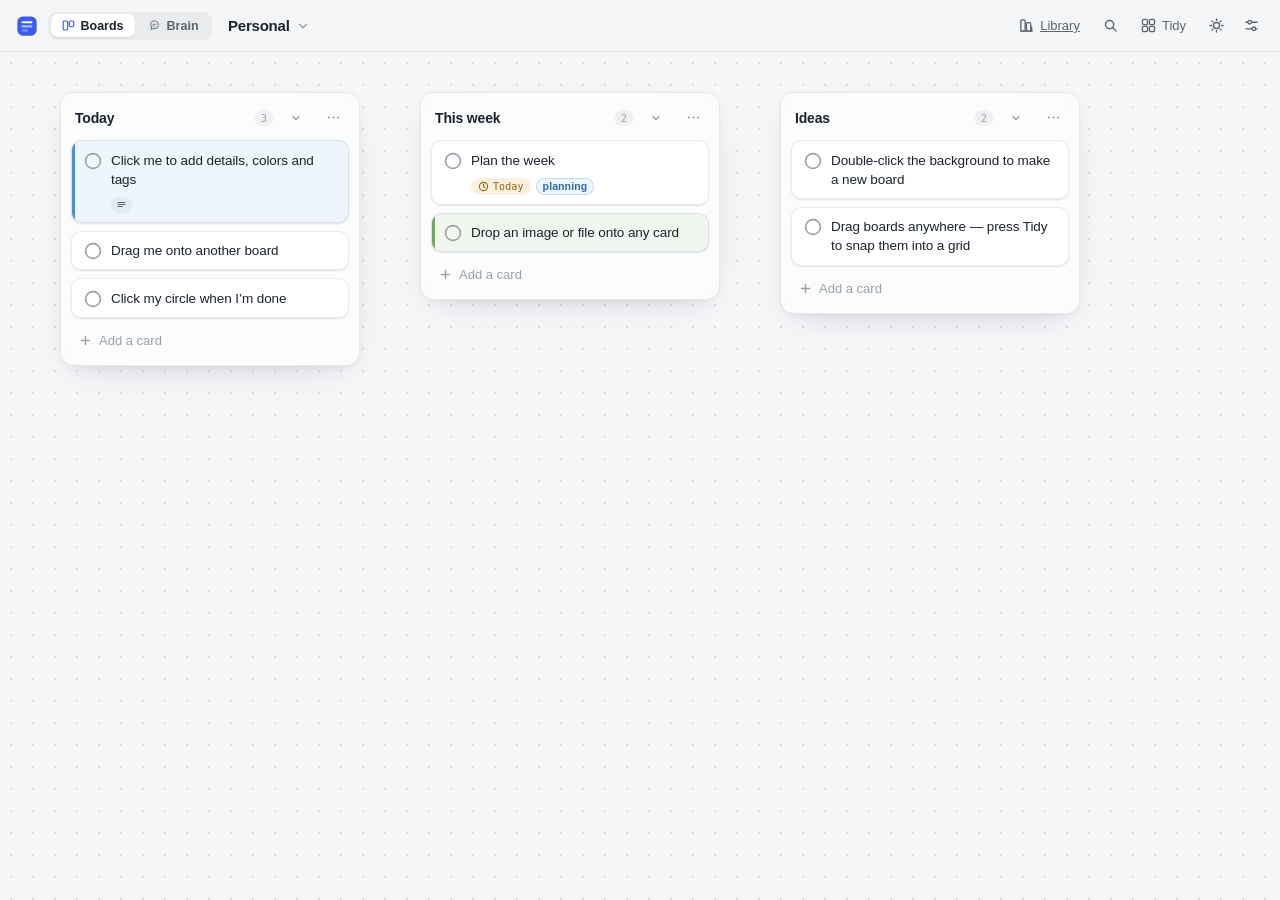
<file: index.html>
<!DOCTYPE html>
<html lang="en">
<head>
<meta charset="UTF-8">
<meta name="viewport" content="width=device-width, initial-scale=1.0, viewport-fit=cover">
<title>Slate</title>
<meta name="theme-color" content="#F5F6F8">
<meta name="apple-mobile-web-app-capable" content="yes">
<meta name="mobile-web-app-capable" content="yes">
<meta name="apple-mobile-web-app-status-bar-style" content="default">
<meta name="apple-mobile-web-app-title" content="Slate">
<link rel="manifest" href="manifest.webmanifest">
<link rel="apple-touch-icon" href="icons/apple-touch-icon.png">
<link rel="icon" href="data:image/svg+xml,%3Csvg xmlns='http://www.w3.org/2000/svg' viewBox='0 0 32 32'%3E%3Crect x='2' y='2' width='28' height='28' rx='8' fill='%233A5BF0'/%3E%3Crect x='8' y='9' width='16' height='3' rx='1.5' fill='white' opacity='.95'/%3E%3Crect x='8' y='15' width='16' height='3' rx='1.5' fill='white' opacity='.6'/%3E%3Crect x='8' y='21' width='10' height='3' rx='1.5' fill='white' opacity='.35'/%3E%3C/svg%3E">
<link rel="stylesheet" href="css/base.css">
<link rel="stylesheet" href="css/components.css">
<link rel="stylesheet" href="css/brain.css">
</head>
<body>
<header id="topbar">
  <div class="tb-left">
    <div class="logo" aria-hidden="true">
      <svg viewBox="0 0 32 32" width="22" height="22"><rect x="2" y="2" width="28" height="28" rx="8" fill="var(--accent)"/><rect x="8" y="9" width="16" height="3" rx="1.5" fill="white" opacity=".95"/><rect x="8" y="15" width="16" height="3" rx="1.5" fill="white" opacity=".6"/><rect x="8" y="21" width="10" height="3" rx="1.5" fill="white" opacity=".35"/></svg>
    </div>
    <div class="seg" id="viewSeg" role="tablist" aria-label="View">
      <button class="seg-btn" data-view="tasks">
        <svg viewBox="0 0 16 16" width="13" height="13"><rect x="1.5" y="2.5" width="5.5" height="11" rx="1.5" fill="none" stroke="currentColor" stroke-width="1.4"/><rect x="9" y="2.5" width="5.5" height="7" rx="1.5" fill="none" stroke="currentColor" stroke-width="1.4"/></svg>
        <span>Boards</span>
      </button>
      <button class="seg-btn" data-view="brain">
        <svg viewBox="0 0 16 16" width="13" height="13"><path d="M8 2.2c-2.6 0-4.7 1.9-4.7 4.4 0 1.2.5 2.2 1.2 3l-.6 3.2 2.9-1.1c.4.1.8.1 1.2.1 2.6 0 4.7-1.9 4.7-4.4S10.6 2.2 8 2.2z" fill="none" stroke="currentColor" stroke-width="1.4" stroke-linejoin="round"/><path d="M6 6.5h4M6 8.5h2.5" stroke="currentColor" stroke-width="1.3" stroke-linecap="round"/></svg>
        <span>Brain</span>
      </button>
    </div>
    <button id="wsSwitcher" class="ws-switcher" title="Switch workspace">
      <span id="wsName" class="ws-name">Workspace</span>
      <svg class="chev" viewBox="0 0 16 16" width="14" height="14"><path d="M4 6l4 4 4-4" fill="none" stroke="currentColor" stroke-width="1.8" stroke-linecap="round" stroke-linejoin="round"/></svg>
    </button>
    <div class="seg seg-sub" id="brainTabs" role="tablist" aria-label="Brain view" aria-hidden="true" style="display:none">
    </div>
  </div>
  <div class="tb-right">
    <a href="library.html" class="tb-btn" title="Research library" aria-label="Research library" id="libraryBtn">
      <svg viewBox="0 0 16 16" width="15" height="15" fill="none" stroke="currentColor" stroke-width="1.4" stroke-linecap="round" stroke-linejoin="round"><rect x="2" y="2" width="4.5" height="12" rx="1"/><rect x="8" y="5" width="4.5" height="9" rx="1"/><path d="M13.5 9.5v4.5"/><path d="M2 14h12"/></svg>
      <span>Library</span>
    </a>
    <button id="searchBtn" class="tb-btn icon-only" title="Search everything (⌘K)">
      <svg viewBox="0 0 16 16" width="15" height="15"><circle cx="7" cy="7" r="4.4" fill="none" stroke="currentColor" stroke-width="1.5"/><line x1="10.4" y1="10.4" x2="14" y2="14" stroke="currentColor" stroke-width="1.5" stroke-linecap="round"/></svg>
    </button>
    <button id="tidyBtn" class="tb-btn" title="Tidy boards into a grid">
      <svg viewBox="0 0 16 16" width="15" height="15"><rect x="1.5" y="1.5" width="5.5" height="5.5" rx="1.5" fill="none" stroke="currentColor" stroke-width="1.4"/><rect x="9" y="1.5" width="5.5" height="5.5" rx="1.5" fill="none" stroke="currentColor" stroke-width="1.4"/><rect x="1.5" y="9" width="5.5" height="5.5" rx="1.5" fill="none" stroke="currentColor" stroke-width="1.4"/><rect x="9" y="9" width="5.5" height="5.5" rx="1.5" fill="none" stroke="currentColor" stroke-width="1.4"/></svg>
      <span>Tidy</span>
    </button>
    <button id="themeBtn" class="tb-btn icon-only" title="Switch theme">
      <svg id="themeIconSun" viewBox="0 0 16 16" width="15" height="15"><circle cx="8" cy="8" r="3.2" fill="none" stroke="currentColor" stroke-width="1.4"/><g stroke="currentColor" stroke-width="1.4" stroke-linecap="round"><line x1="8" y1="1" x2="8" y2="2.6"/><line x1="8" y1="13.4" x2="8" y2="15"/><line x1="1" y1="8" x2="2.6" y2="8"/><line x1="13.4" y1="8" x2="15" y2="8"/><line x1="3.05" y1="3.05" x2="4.18" y2="4.18"/><line x1="11.82" y1="11.82" x2="12.95" y2="12.95"/><line x1="3.05" y1="12.95" x2="4.18" y2="11.82"/><line x1="11.82" y1="4.18" x2="12.95" y2="3.05"/></g></svg>
      <svg id="themeIconMoon" viewBox="0 0 16 16" width="15" height="15" style="display:none"><path d="M13.5 9.5A6 6 0 1 1 6.5 2.5a4.8 4.8 0 0 0 7 7z" fill="none" stroke="currentColor" stroke-width="1.4" stroke-linejoin="round"/></svg>
    </button>
    <button id="settingsBtn" class="tb-btn icon-only" title="Settings">
      <svg viewBox="0 0 16 16" width="15" height="15"><g stroke="currentColor" stroke-width="1.4" stroke-linecap="round"><line x1="2" y1="4.5" x2="14" y2="4.5"/><line x1="2" y1="11.5" x2="14" y2="11.5"/><circle cx="6" cy="4.5" r="1.9" fill="var(--bg)"/><circle cx="10.5" cy="11.5" r="1.9" fill="var(--bg)"/></g></svg>
    </button>
  </div>
</header>

<main id="viewport">
  <div id="canvas"></div>
  <div id="library" style="display:none"></div>
</main>
<div id="brainRoot"></div>

<div id="hint" class="canvas-hint" hidden>Double-click anywhere to start a board</div>

<!-- Quick capture sheet (Brain) -->
<div id="captureOverlay">
  <div class="capture-sheet">
    <div class="capture-head">
      <span class="capture-label">Quick capture</span>
      <button class="capture-close" id="captureClose">
        <svg width="14" height="14" viewBox="0 0 14 14" fill="none"><path d="M2 2l10 10M12 2L2 12" stroke="currentColor" stroke-width="1.5" stroke-linecap="round"/></svg>
      </button>
    </div>
    <textarea id="captureArea" placeholder="Write it down…" rows="4"></textarea>
    <div class="capture-foot">
      <select id="captureCatPicker"></select>
      <span class="capture-hint">⌘↵ save</span>
      <button id="captureSaveBtn">Save</button>
    </div>
  </div>
</div>

<button id="fabCapture" class="fab" title="Quick capture">
  <svg viewBox="0 0 16 16" width="20" height="20"><path d="M8 3v10M3 8h10" fill="none" stroke="currentColor" stroke-width="2" stroke-linecap="round"/></svg>
</button>

<div id="modalRoot"></div>
<div id="popoverRoot"></div>
<div id="toastRoot"></div>
<div id="lightboxRoot"></div>

<script src="js/core.js"></script>
<script src="js/render.js"></script>
<script src="js/interact.js"></script>
<script src="js/ui.js"></script>
<script src="js/markdown.js"></script>
<script src="js/brain.js"></script>
<script src="js/palette.js"></script>
<script src="js/backup-db.js"></script>
<script src="js/app.js"></script>
<script id="sw-register">
if ('serviceWorker' in navigator && location.protocol !== 'file:') {
  // C6/BUG-26: show the "updated" toast only when a NEW sw finishes installing
  // while an OLD one still controls the page — a genuine update. A first-ever
  // install happens with no controller, so it stays silent. Driving this off
  // updatefound→statechange (not controllerchange) is robust on a long-lived tab
  // that began uncontrolled, where a frozen hadControllerAtLoad snapshot would
  // wrongly suppress the first real update. No auto-reload — reloading mid-edit
  // would destroy unsaved card/note content.
  const _swUpdateToast = () => {
    if (window._swUpdateShown) return;
    window._swUpdateShown = true;
    if (typeof toast === 'function') {
      toast('Slate updated — ', {
        persist: true,
        action: { label: 'Reload', fn: () => location.reload() },
      });
    }
  };
  window.addEventListener('load', () => {
    navigator.serviceWorker.register('sw.js').then((reg) => {
      reg.addEventListener('updatefound', () => {
        const nw = reg.installing;
        if (!nw) return;
        nw.addEventListener('statechange', () => {
          if (nw.state === 'installed' && navigator.serviceWorker.controller) _swUpdateToast();
        });
      });
    }).catch((e) => console.warn('Slate: SW registration failed', e));
  });
}
</script>
<script id="error-handlers">
/* C8: Global error handlers — surface async failures as a quiet rate-limited toast */
(function() {
  let _errToastMs = 0;
  const _ERR_RATE_LIMIT = 5000; // ms between error toasts
  function _showErrToast(msg) {
    const now = Date.now();
    if (now - _errToastMs < _ERR_RATE_LIMIT) return;
    _errToastMs = now;
    if (typeof toast === 'function') {
      toast('Something went wrong — your last action may not have saved. Export a backup if in doubt.', { tone: 'danger', ms: 6000 });
    }
    console.warn('Slate: unhandled error:', msg);
  }
  window.addEventListener('unhandledrejection', e => {
    _showErrToast(e.reason && (e.reason.message || String(e.reason)));
  });
  window.addEventListener('error', e => {
    // Skip favicon/asset 404s (those are not JS errors)
    if (e.filename && !/\.(js)$/i.test(e.filename)) return;
    _showErrToast(e.message);
  });
})();
</script>
</body>
</html>
</file>
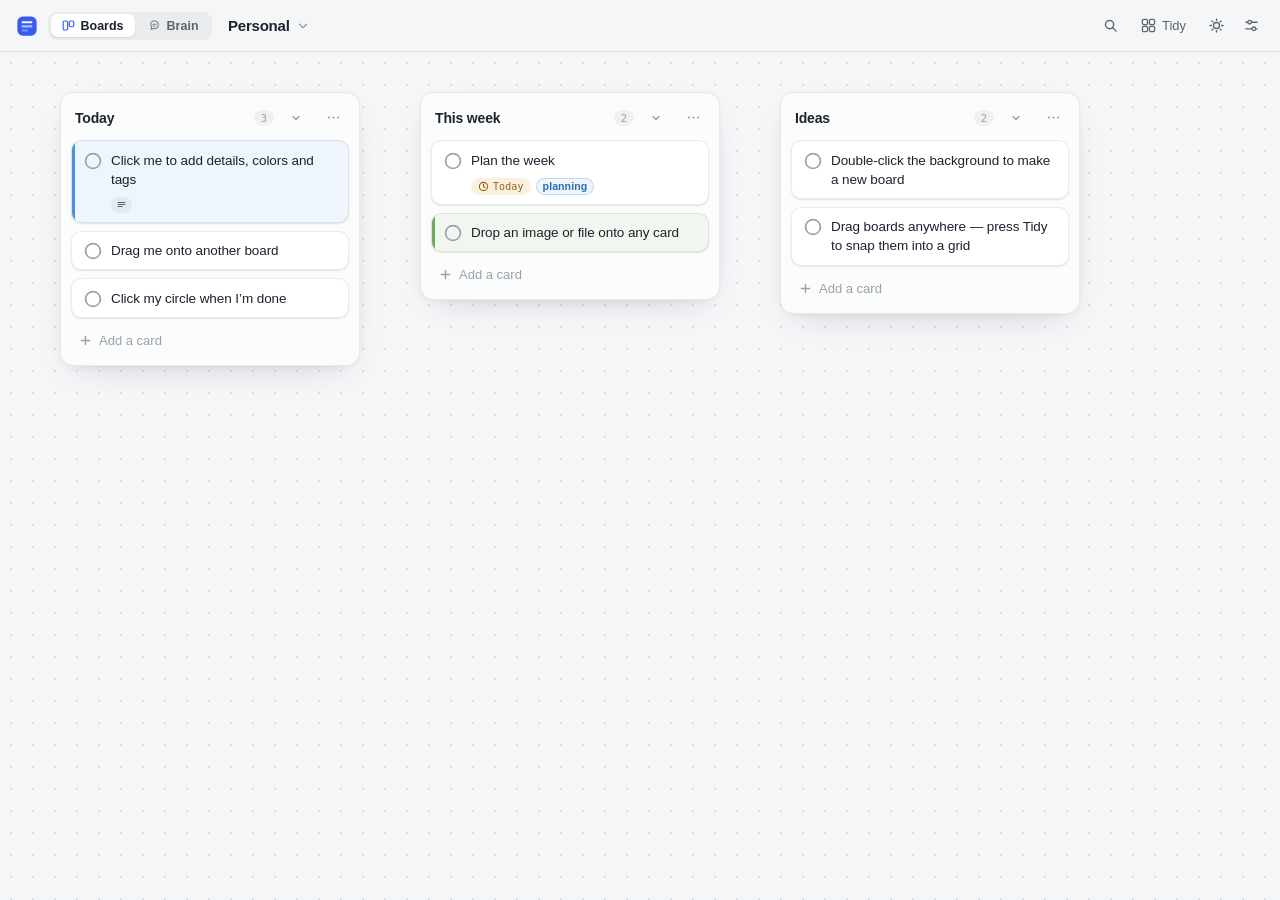
<file: Slate.html>
<!DOCTYPE html>
<html lang="en">
<head>
<meta charset="UTF-8">
<meta name="viewport" content="width=device-width, initial-scale=1.0, viewport-fit=cover">
<title>Slate</title>
<meta name="theme-color" content="#F5F6F8">
<meta name="apple-mobile-web-app-capable" content="yes">
<meta name="mobile-web-app-capable" content="yes">
<meta name="apple-mobile-web-app-status-bar-style" content="default">
<meta name="apple-mobile-web-app-title" content="Slate">
<link rel="icon" href="data:image/svg+xml,%3Csvg xmlns='http://www.w3.org/2000/svg' viewBox='0 0 32 32'%3E%3Crect x='2' y='2' width='28' height='28' rx='8' fill='%233A5BF0'/%3E%3Crect x='8' y='9' width='16' height='3' rx='1.5' fill='white' opacity='.95'/%3E%3Crect x='8' y='15' width='16' height='3' rx='1.5' fill='white' opacity='.6'/%3E%3Crect x='8' y='21' width='10' height='3' rx='1.5' fill='white' opacity='.35'/%3E%3C/svg%3E">
<style>
/* Slate — base: tokens, layout, topbar, canvas, boards */

:root {
  --bg: #F5F6F8;
  --dot: #D8DCE3;
  --ink: #1B2230;
  --ink-2: #5C6470;
  --ink-3: #9AA1AC;
  --surface: #FFFFFF;
  --tray: rgba(255, 255, 255, 0.62);
  --line: rgba(27, 34, 48, 0.09);
  --line-strong: rgba(27, 34, 48, 0.16);
  --accent: #3A5BF0;
  --accent-ink: #FFFFFF;
  --accent-soft: rgba(58, 91, 240, 0.09);
  --danger: #D14D4D;
  --hover: rgba(27, 34, 48, 0.05);
  --shadow-card: 0 1px 2px rgba(27, 34, 48, 0.07), 0 1px 1px rgba(27, 34, 48, 0.04);
  --shadow-card-hover: 0 3px 10px -2px rgba(27, 34, 48, 0.13), 0 1px 2px rgba(27, 34, 48, 0.06);
  --shadow-board: 0 12px 32px -16px rgba(27, 34, 48, 0.22), 0 2px 8px -2px rgba(27, 34, 48, 0.07);
  --shadow-pop: 0 16px 48px -12px rgba(27, 34, 48, 0.28), 0 3px 10px -2px rgba(27, 34, 48, 0.1);
  --toast-bg: #23293A;
  --toast-ink: #F2F4F8;
  --font: -apple-system, BlinkMacSystemFont, "SF Pro Text", "Segoe UI", Roboto, "Inter", "Helvetica Neue", sans-serif;
  --mono: ui-monospace, "SF Mono", "Menlo", "Cascadia Mono", monospace;
}
[data-theme="dark"] {
  --bg: #0F1216;
  --dot: #262C35;
  --ink: #E7EAF0;
  --ink-2: #9AA3B0;
  --ink-3: #636C79;
  --surface: #1B212A;
  --tray: rgba(22, 26, 33, 0.62);
  --line: rgba(255, 255, 255, 0.08);
  --line-strong: rgba(255, 255, 255, 0.16);
  --accent: #6D87FF;
  --accent-ink: #0F1216;
  --accent-soft: rgba(109, 135, 255, 0.13);
  --danger: #E36868;
  --hover: rgba(255, 255, 255, 0.06);
  --shadow-card: 0 1px 2px rgba(0, 0, 0, 0.28), 0 1px 1px rgba(0, 0, 0, 0.18);
  --shadow-card-hover: 0 4px 12px -2px rgba(0, 0, 0, 0.45), 0 1px 3px rgba(0, 0, 0, 0.3);
  --shadow-board: 0 14px 36px -16px rgba(0, 0, 0, 0.6), 0 2px 8px -2px rgba(0, 0, 0, 0.35);
  --shadow-pop: 0 16px 48px -12px rgba(0, 0, 0, 0.65), 0 3px 10px -2px rgba(0, 0, 0, 0.4);
  --toast-bg: #E7EAF0;
  --toast-ink: #1B2230;
}

/* card tints: --t-bar (edge), --t-bg (card wash), --t-text (chip ink) */
.tint-c1 { --t-bar: #E05D77; --t-bg: #FCF0F2; --t-text: #AD3B55; }
.tint-c2 { --t-bar: #E5764C; --t-bg: #FCF2ED; --t-text: #B14E28; }
.tint-c3 { --t-bar: #DFA43F; --t-bg: #FBF5E8; --t-text: #8F6A1E; }
.tint-c4 { --t-bar: #6FA85E; --t-bg: #F1F7EE; --t-text: #497C3A; }
.tint-c5 { --t-bar: #41A69F; --t-bg: #ECF6F5; --t-text: #2A7B75; }
.tint-c6 { --t-bar: #4C8FDE; --t-bg: #EEF5FC; --t-text: #2F6BB2; }
.tint-c7 { --t-bar: #7B6DE9; --t-bg: #F3F1FD; --t-text: #5A4BC5; }
.tint-c8 { --t-bar: #B562B0; --t-bg: #F9F0F9; --t-text: #8E4589; }
[data-theme="dark"] .tint-c1 { --t-bg: rgba(224, 93, 119, 0.15); --t-text: #F095A8; }
[data-theme="dark"] .tint-c2 { --t-bg: rgba(229, 118, 76, 0.15); --t-text: #F0A183; }
[data-theme="dark"] .tint-c3 { --t-bg: rgba(223, 164, 63, 0.14); --t-text: #E9C079; }
[data-theme="dark"] .tint-c4 { --t-bg: rgba(111, 168, 94, 0.15); --t-text: #A4CE96; }
[data-theme="dark"] .tint-c5 { --t-bg: rgba(65, 166, 159, 0.15); --t-text: #8BD0CB; }
[data-theme="dark"] .tint-c6 { --t-bg: rgba(76, 143, 222, 0.15); --t-text: #97BFEE; }
[data-theme="dark"] .tint-c7 { --t-bg: rgba(123, 109, 233, 0.16); --t-text: #B1A7F2; }
[data-theme="dark"] .tint-c8 { --t-bg: rgba(181, 98, 176, 0.16); --t-text: #D9A0D6; }

* { box-sizing: border-box; margin: 0; padding: 0; }
html, body { height: 100%; }
body {
  font-family: var(--font);
  font-size: 14px;
  color: var(--ink);
  background: var(--bg);
  display: flex;
  flex-direction: column;
  overflow: hidden;
  -webkit-font-smoothing: antialiased;
}
button { font: inherit; color: inherit; background: none; border: none; cursor: pointer; }
input, textarea { font: inherit; color: inherit; }
:focus-visible { outline: 2px solid var(--accent); outline-offset: 2px; border-radius: 6px; }
body.dragging-any, body.dragging-any * { cursor: grabbing !important; user-select: none; }

/* ---------- topbar ---------- */
#topbar {
  height: 52px;
  flex: 0 0 52px;
  display: flex;
  align-items: center;
  justify-content: space-between;
  padding: 0 14px 0 16px;
  border-bottom: 1px solid var(--line);
  background: var(--bg);
  z-index: 50;
}
.tb-left, .tb-right { display: flex; align-items: center; gap: 6px; }
.logo { display: flex; align-items: center; margin-right: 4px; }
.ws-switcher {
  display: flex;
  align-items: center;
  gap: 6px;
  padding: 6px 10px;
  border-radius: 9px;
  font-size: 15px;
  font-weight: 650;
  letter-spacing: -0.015em;
}
.ws-switcher:hover { background: var(--hover); }
.ws-switcher .chev { color: var(--ink-3); margin-top: 1px; flex-shrink: 0; }
.ws-name {
  display: block;
  max-width: 32vw;
  overflow: hidden;
  text-overflow: ellipsis;
  white-space: nowrap;
}
.tb-btn {
  display: flex;
  align-items: center;
  gap: 6px;
  padding: 6px 10px;
  border-radius: 8px;
  font-size: 13px;
  font-weight: 500;
  color: var(--ink-2);
}
.tb-btn:hover { background: var(--hover); color: var(--ink); }
.tb-btn.icon-only { padding: 7px; }

/* segmented control (view switcher, brain tabs) */
.seg {
  display: flex;
  align-items: center;
  gap: 2px;
  background: var(--hover);
  border-radius: 9px;
  padding: 2.5px;
}
.seg-btn {
  display: flex;
  align-items: center;
  gap: 6px;
  padding: 4.5px 11px;
  border-radius: 7px;
  font-size: 12.5px;
  font-weight: 600;
  color: var(--ink-2);
  transition: color 120ms ease, background 120ms ease;
}
.seg-btn svg { opacity: 0.75; }
.seg-btn:hover { color: var(--ink); }
.seg-btn.active {
  background: var(--surface);
  color: var(--ink);
  box-shadow: var(--shadow-card);
}
.seg-btn.active svg { opacity: 1; color: var(--accent); }

/* ---------- canvas ---------- */
#viewport {
  flex: 1;
  overflow: auto;
  position: relative;
}
#viewport.panning { cursor: grabbing; }
#canvas {
  position: relative;
  background-image: radial-gradient(var(--dot) 1.1px, transparent 1.1px);
  background-size: 22px 22px;
  cursor: default;
}
.canvas-hint {
  position: fixed;
  left: 50%;
  top: 50%;
  transform: translate(-50%, -50%);
  color: var(--ink-3);
  font-size: 13.5px;
  letter-spacing: 0.01em;
  pointer-events: none;
  z-index: 5;
}

/* ---------- board ---------- */
.board {
  position: absolute;
  width: 300px;
  display: flex;
  flex-direction: column;
  max-height: min(72vh, 640px);
  background: var(--tray);
  -webkit-backdrop-filter: blur(12px) saturate(1.15);
  backdrop-filter: blur(12px) saturate(1.15);
  border: 1px solid var(--line);
  border-radius: 14px;
  box-shadow: var(--shadow-board);
}
.board-enter { animation: board-in 240ms cubic-bezier(0.2, 0.8, 0.3, 1); }
@keyframes board-in {
  from { opacity: 0; transform: scale(0.95) translateY(4px); }
  to { opacity: 1; transform: none; }
}
.board.tidying { transition: left 400ms cubic-bezier(0.25, 0.8, 0.3, 1), top 400ms cubic-bezier(0.25, 0.8, 0.3, 1); }
.board.board-dragging {
  box-shadow: 0 24px 56px -20px rgba(27, 34, 48, 0.38), 0 4px 14px -4px rgba(27, 34, 48, 0.14);
  transform: scale(1.012);
}
[data-theme="dark"] .board.board-dragging {
  box-shadow: 0 24px 56px -18px rgba(0, 0, 0, 0.75), 0 4px 14px -4px rgba(0, 0, 0, 0.4);
}

.board-head {
  display: flex;
  align-items: center;
  gap: 8px;
  padding: 11px 10px 7px 14px;
  cursor: grab;
  user-select: none;
}
.board-title {
  font-size: 14px;
  font-weight: 650;
  letter-spacing: -0.012em;
  flex: 1;
  min-width: 0;
  overflow: hidden;
  text-overflow: ellipsis;
  white-space: nowrap;
}
.board-title-input {
  flex: 1;
  min-width: 0;
  font-size: 14px;
  font-weight: 650;
  letter-spacing: -0.012em;
  border: none;
  background: var(--surface);
  border-radius: 6px;
  padding: 2px 6px;
  margin-left: -6px;
  box-shadow: 0 0 0 2px var(--accent);
}
.board-title-input:focus { outline: none; }
.board-count {
  font-family: var(--mono);
  font-size: 10.5px;
  color: var(--ink-3);
  background: var(--hover);
  padding: 2px 7px;
  border-radius: 99px;
}
.board-menu-btn { color: var(--ink-3); border-radius: 6px; padding: 4px; }
.board-menu-btn:hover { background: var(--hover); color: var(--ink); }
.board-collapse-btn { color: var(--ink-3); border-radius: 6px; padding: 4px; }
.board-collapse-btn:hover { background: var(--hover); color: var(--ink); }
.board-collapse-btn svg { transition: transform 160ms cubic-bezier(0.2, 0.8, 0.3, 1); }
.board-collapse-btn.is-collapsed svg { transform: rotate(-90deg); }

/* collapsed board: header only */
.board.collapsed { max-height: none; }
.board.collapsed .board-head { padding-bottom: 11px; }

/* optional accent color: a thin stripe across the board's top edge.
   inset by -1px so it sits flush over the 1px border, and the outer 14px
   radius so its corners line up with the board's rounded corners */
.board.has-accent::before {
  content: "";
  position: absolute;
  top: -1px;
  left: -1px;
  right: -1px;
  height: 4px;
  background: var(--t-bar);
  border-radius: 14px 14px 0 0;
  pointer-events: none;
}
.board.has-accent .board-head { padding-top: 13px; }

/* ---------- board resize handles (right edge / bottom edge / corner) ---------- */
.board-resize { position: absolute; z-index: 6; touch-action: none; }
.board-resize-e  { top: 14px; bottom: 14px; right: -4px; width: 10px; cursor: ew-resize; }
.board-resize-s  { left: 14px; right: 14px; bottom: -4px; height: 10px; cursor: ns-resize; }
.board-resize-se { right: -4px; bottom: -4px; width: 18px; height: 18px; cursor: nwse-resize; z-index: 7; }
.board-resize-e::after, .board-resize-s::after {
  content: ""; position: absolute; background: var(--line-strong);
  border-radius: 3px; opacity: 0; transition: opacity 130ms ease;
}
.board-resize-e::after { top: 50%; right: 4px; width: 3px; height: 30px; transform: translateY(-50%); }
.board-resize-s::after { left: 50%; bottom: 4px; height: 3px; width: 30px; transform: translateX(-50%); }
.board-resize-se::after {
  content: ""; position: absolute; right: 4px; bottom: 4px; width: 8px; height: 8px;
  border-right: 2px solid var(--line-strong); border-bottom: 2px solid var(--line-strong);
  border-bottom-right-radius: 3px; opacity: 0; transition: opacity 130ms ease;
}
.board:hover .board-resize-e::after, .board:hover .board-resize-s::after { opacity: 0.45; }
.board:hover .board-resize-se::after { opacity: 0.55; }
.board-resize-e:hover::after, .board-resize-s:hover::after,
.board.resizing .board-resize-e::after, .board.resizing .board-resize-s::after { opacity: 1; background: var(--accent); }
.board-resize-se:hover::after, .board.resizing .board-resize-se::after { opacity: 1; border-color: var(--accent); }
.board.resizing { user-select: none; }

.cards {
  flex: 1 1 auto;
  min-height: 4px;
  overflow-y: auto;
  padding: 2px 10px 2px;
  display: flex;
  flex-direction: column;
  gap: 8px;
  scrollbar-width: thin;
  scrollbar-color: var(--line-strong) transparent;
}
.cards::-webkit-scrollbar { width: 8px; }
.cards::-webkit-scrollbar-thumb { background: var(--line-strong); border-radius: 8px; border: 2px solid transparent; background-clip: content-box; }

.board-foot { padding: 6px 10px 10px; }
.add-card-btn {
  width: 100%;
  display: flex;
  align-items: center;
  gap: 7px;
  padding: 7px 8px;
  border-radius: 9px;
  color: var(--ink-3);
  font-size: 13px;
  font-weight: 500;
}
.add-card-btn:hover { background: var(--hover); color: var(--ink-2); }

/* viewport scrollbars */
#viewport::-webkit-scrollbar { width: 11px; height: 11px; }
#viewport::-webkit-scrollbar-thumb { background: var(--line-strong); border-radius: 10px; border: 3px solid var(--bg); }
#viewport::-webkit-scrollbar-corner { background: transparent; }

/* ---------- touch ---------- */
/* manipulation: native pan + pinch stay, double-tap zoom goes (so dblclick works on touch) */
#viewport, #canvas { touch-action: manipulation; }
.board-head { touch-action: none; }   /* board drag wins immediately */
.card { touch-action: pan-y; }        /* lists scroll naturally; long-press lifts a card */

/* ---------- small screens ---------- */
@media (max-width: 700px) {
  #topbar { padding: 0 8px; }
  .tb-left, .tb-right { gap: 3px; }
  .logo { display: none; }
  #tidyBtn span { display: none; }
  .ws-switcher { font-size: 14px; padding: 6px 7px; }
  .ws-name { max-width: 26vw; }
  .seg-btn { padding: 4.5px 8px; font-size: 12px; }
  .canvas-hint { font-size: 12.5px; padding: 0 24px; text-align: center; width: 100%; }
}

@media (prefers-reduced-motion: reduce) {
  *, *::before, *::after { transition-duration: 0.01ms !important; animation-duration: 0.01ms !important; }
}

</style>
<style>
/* Slate — components: cards, chips, composer, modal, popover, toast, lightbox, done ledger */

/* ---------- card ---------- */
.card {
  position: relative;
  background: var(--surface);
  border-radius: 10px;
  padding: 9px 11px 9px 12px;
  box-shadow: var(--shadow-card);
  border: 1px solid var(--line);
  cursor: pointer;
  user-select: none;
  overflow: hidden;
  flex-shrink: 0;
  transition: box-shadow 140ms ease, transform 140ms ease;
}
.card:hover { box-shadow: var(--shadow-card-hover); }
.card[class*="tint-"] { background: var(--t-bg); }
.card[class*="tint-"]::before {
  content: "";
  position: absolute;
  left: 0; top: 0; bottom: 0;
  width: 3px;
  background: var(--t-bar);
}
.card.drop-target {
  box-shadow: 0 0 0 2px var(--accent), var(--shadow-card-hover);
}
.card-row { display: flex; align-items: flex-start; gap: 9px; }
.card-title {
  font-size: 13.5px;
  line-height: 1.42;
  font-weight: 500;
  letter-spacing: -0.006em;
  min-width: 0;
  overflow-wrap: break-word;
  width: 100%;
  padding-top: 0.5px;
}
.card-meta {
  display: flex;
  flex-wrap: wrap;
  gap: 5px;
  margin: 7px 0 1px 27px;
}
.card-atts {
  display: flex;
  flex-wrap: wrap;
  gap: 5px;
  margin: 8px 0 1px 27px;
}

/* ---------- ticker note ($MCK) ---------- */
.card-title.has-ticker {
  display: flex;
  align-items: center;
  flex-wrap: wrap;
  gap: 6px;
  padding-top: 0;
}
.ticker-link {
  display: inline-flex;
  align-items: center;
  gap: 5px;
  padding: 3px 7px 3px 6px;
  border-radius: 8px;
  font-family: var(--mono);
  font-weight: 700;
  font-size: 12px;
  letter-spacing: 0.02em;
  line-height: 1.15;
  color: #fff;
  text-decoration: none;
  cursor: pointer;
  border: 1px solid color-mix(in srgb, var(--accent) 62%, #000);
  background: linear-gradient(135deg, color-mix(in srgb, var(--accent) 84%, #fff), color-mix(in srgb, var(--accent) 88%, #000));
  box-shadow: 0 1px 2px rgba(20, 30, 50, 0.22), inset 0 1px 0 rgba(255, 255, 255, 0.28);
  transition: transform 130ms cubic-bezier(0.2, 0.8, 0.3, 1), box-shadow 130ms ease, filter 130ms ease;
  user-select: none;
}
.ticker-link:hover {
  transform: translateY(-1px);
  filter: brightness(1.07) saturate(1.05);
  box-shadow: 0 5px 14px -3px color-mix(in srgb, var(--accent) 55%, transparent), inset 0 1px 0 rgba(255, 255, 255, 0.34);
}
.ticker-link:active { transform: translateY(0); filter: brightness(0.98); }
.ticker-glyph { display: inline-flex; color: rgba(255, 255, 255, 0.92); }
.ticker-glyph svg, .ticker-go svg { display: block; }
.ticker-sym { color: #fff; }
.ticker-go {
  display: inline-flex;
  color: rgba(255, 255, 255, 0.85);
  max-width: 0;
  opacity: 0;
  overflow: hidden;
  margin-left: -5px;
  transition: max-width 150ms ease, opacity 130ms ease, margin 150ms ease;
}
.ticker-link:hover .ticker-go { max-width: 14px; opacity: 1; margin-left: -1px; }
.ticker-rest {
  color: var(--ink);
  font-weight: 500;
  font-size: 13.5px;
  line-height: 1.42;
  overflow-wrap: break-word;
  min-width: 0;
}

/* ---------- note body: inline editing + description + features ---------- */
.card-body { flex: 1 1 auto; min-width: 0; display: flex; flex-direction: column; gap: 5px; }
.card-body .card-meta { margin: 3px 0 0 0; }
.card-body .card-atts { margin: 5px 0 0 0; }
.card.expanded { cursor: default; }

/* click-to-edit inline fields (swap in for the display title/description).
   A border (not an outset box-shadow ring) keeps the edit box inside the note's
   overflow:hidden clip so nothing gets cut off while typing. */
.card-title-inline, .card-desc-inline {
  width: 100%;
  resize: none;
  border: 1px solid var(--accent);
  background: var(--surface);
  border-radius: 6px;
  padding: 3px 6px;
  font-family: inherit;
  color: var(--ink);
  overflow: hidden;
}
.card-title-inline { font-size: 13.5px; font-weight: 500; line-height: 1.42; letter-spacing: -0.006em; }
.card-desc-inline { font-size: 12.5px; line-height: 1.5; color: var(--ink); }
.card-title-inline:focus, .card-desc-inline:focus { outline: none; }

/* description shown when a note is expanded */
.card-desc-wrap { display: flex; flex-direction: column; gap: 2px; cursor: text; }
.card-desc-text {
  font-size: 12.5px;
  line-height: 1.5;
  color: var(--ink-2);
  white-space: pre-wrap;
  overflow-wrap: break-word;
}
.card-desc-text.placeholder { color: var(--ink-3); font-style: italic; }
.card-desc-more {
  align-self: flex-start;
  font-size: 11.5px;
  font-weight: 600;
  color: var(--accent);
  padding: 1px 0;
}
.card-desc-more:hover { text-decoration: underline; }

/* ⊕ features button — reveals on hover (desktop), always shown on touch */
.card-feat-btn {
  position: absolute;
  top: 6px; right: 6px;
  width: 24px; height: 24px;
  border-radius: 7px;
  display: flex; align-items: center; justify-content: center;
  color: var(--ink-3);
  background: color-mix(in srgb, var(--surface) 82%, transparent);
  opacity: 0;
  transition: opacity 120ms ease, background 120ms ease, color 120ms ease;
  z-index: 2;
}
.card:hover .card-feat-btn { opacity: 0.8; }
.card-feat-btn:hover { opacity: 1; background: var(--hover); color: var(--ink); }
.card[class*="tint-"] .card-feat-btn { background: color-mix(in srgb, var(--t-bg) 78%, transparent); }
@media (hover: none) { .card-feat-btn { opacity: 0.85; color: var(--ink-2); } .card-row { padding-right: 26px; } }

/* ---------- note features popover ---------- */
.card-features-pop {
  min-width: 264px;
  max-width: 300px;
  padding: 12px;
  display: flex;
  flex-direction: column;
  gap: 13px;
}
.feat-section { display: flex; flex-direction: column; gap: 7px; }
.feat-label {
  font-size: 10px;
  font-weight: 650;
  letter-spacing: 0.07em;
  text-transform: uppercase;
  color: var(--ink-3);
}
.feat-foot {
  display: flex;
  gap: 8px;
  align-items: center;
  padding-top: 11px;
  border-top: 1px solid var(--line);
}
.feat-complete { flex: 1; justify-content: center; }
.card-features-pop .att-grid { gap: 8px; }
.card-features-pop .att-tile { width: 64px; }

/* complete circle */
.complete-circle {
  flex: 0 0 18px;
  width: 18px;
  height: 18px;
  margin-top: 1.5px;
  border-radius: 50%;
  display: flex;
  align-items: center;
  justify-content: center;
  color: var(--ink-3);
}
.circle-svg { width: 18px; height: 18px; display: block; }
.circle-svg .ring {
  fill: transparent;
  stroke: currentColor;
  stroke-width: 1.5;
  transition: stroke 120ms ease, fill 160ms ease;
}
.circle-svg .tick {
  fill: none;
  stroke: var(--accent);
  stroke-width: 1.9;
  stroke-linecap: round;
  stroke-linejoin: round;
  stroke-dasharray: 12;
  stroke-dashoffset: 12;
  opacity: 0;
  transition: opacity 100ms ease;
}
.complete-circle:hover { color: var(--accent); }
.complete-circle:hover .tick { opacity: 0.45; stroke-dashoffset: 0; transition: stroke-dashoffset 180ms ease, opacity 100ms ease; }
.card.completing .circle-svg .ring { fill: var(--accent); stroke: var(--accent); }
.card.completing .circle-svg .tick {
  stroke: var(--accent-ink);
  opacity: 1;
  animation: tick-draw 260ms 60ms cubic-bezier(0.3, 0.7, 0.4, 1) forwards;
}
@keyframes tick-draw { from { stroke-dashoffset: 12; } to { stroke-dashoffset: 0; } }
.card.completing .card-title { color: var(--ink-3); }
.card.collapsing {
  transition: height 220ms cubic-bezier(0.4, 0, 0.6, 1), opacity 180ms ease, padding 220ms ease, margin 220ms ease, border-width 220ms ease;
  opacity: 0;
  padding-top: 0;
  padding-bottom: 0;
  margin-top: -8px;
  border-width: 0;
}

/* filled circle (done list) */
.complete-circle.filled {
  background: var(--accent);
  color: var(--accent-ink);
}
.complete-circle.filled:hover { background: var(--ink-3); }

/* ---------- chips ---------- */
.chip {
  display: inline-flex;
  align-items: center;
  gap: 4px;
  font-size: 10.5px;
  font-weight: 600;
  letter-spacing: 0.01em;
  padding: 2.5px 7px;
  border-radius: 99px;
  background: var(--hover);
  color: var(--ink-2);
  white-space: nowrap;
  max-width: 100%;
  overflow: hidden;
  text-overflow: ellipsis;
}
.tag-chip[class*="tint-"] { background: var(--t-bg); color: var(--t-text); box-shadow: inset 0 0 0 1px color-mix(in srgb, var(--t-bar) 28%, transparent); }
.card[class*="tint-"] .tag-chip[class*="tint-"] { background: color-mix(in srgb, var(--surface) 55%, var(--t-bg)); }
.due-chip { font-family: var(--mono); font-weight: 500; font-size: 10px; }
.due-chip.due-overdue { background: rgba(209, 77, 77, 0.12); color: var(--danger); }
.due-chip.due-today { background: rgba(223, 164, 63, 0.16); color: #96650E; }
[data-theme="dark"] .due-chip.due-today { color: #E9C079; }
.desc-chip { padding: 2.5px 5px; }

/* attachments on card */
.att { border-radius: 7px; display: inline-flex; align-items: center; }
.att-img img {
  width: 34px;
  height: 34px;
  border-radius: 7px;
  object-fit: cover;
  display: block;
  border: 1px solid var(--line);
}
.att-img:hover img { box-shadow: 0 0 0 2px var(--accent); }
.att-file {
  gap: 4px;
  padding: 4px 8px;
  background: var(--hover);
  color: var(--ink-2);
  border: 1px solid var(--line);
}
.att-file:hover { color: var(--ink); border-color: var(--line-strong); }
.att-ext { font-family: var(--mono); font-size: 9px; font-weight: 600; letter-spacing: 0.04em; }

/* ---------- ghost & placeholder (card drag) ---------- */
.card-ghost {
  position: fixed;
  z-index: 9999;
  pointer-events: none;
  box-shadow: 0 20px 44px -12px rgba(27, 34, 48, 0.4), 0 4px 12px -2px rgba(27, 34, 48, 0.16);
  opacity: 0.98;
}
[data-theme="dark"] .card-ghost { box-shadow: 0 20px 44px -10px rgba(0, 0, 0, 0.75); }
.card-placeholder {
  border-radius: 10px;
  border: 1.5px dashed var(--line-strong);
  background: var(--hover);
  flex-shrink: 0;
}

/* ---------- done ledger ---------- */
.done-bar {
  display: flex;
  align-items: center;
  gap: 7px;
  margin: 0 10px 10px;
  padding: 6px 8px;
  border-radius: 8px;
  border-top: 1px solid var(--line);
  border-radius: 0;
  color: var(--ink-3);
  font-size: 12px;
  font-weight: 500;
}
.done-bar:hover { color: var(--ink-2); }
.done-bar-check {
  display: flex;
  align-items: center;
  justify-content: center;
  width: 15px;
  height: 15px;
  border-radius: 50%;
  background: var(--accent-soft);
  color: var(--accent);
}
.done-bar-label { flex: 1; text-align: left; font-family: var(--mono); font-size: 11px; }
.done-bar-chev { display: flex; color: var(--ink-3); transition: transform 160ms ease; }
.done-bar-chev.open { transform: rotate(180deg); }
.done-bar-chev svg { display: block; }
.done-list {
  padding: 0 10px 10px;
  display: flex;
  flex-direction: column;
  gap: 6px;
  overflow-y: auto;
  max-height: 220px;
}
.done-card {
  opacity: 0.62;
  box-shadow: none;
  background: transparent;
  border-color: transparent;
}
.done-card:hover { opacity: 0.9; background: var(--hover); box-shadow: none; }
.done-card .card-title { color: var(--ink-2); text-decoration: line-through; text-decoration-color: var(--line-strong); }
.done-clear {
  align-self: flex-start;
  margin: 2px 0 0 27px;
  font-size: 11.5px;
  color: var(--ink-3);
  border-radius: 6px;
  padding: 3px 6px;
}
.done-clear:hover { color: var(--danger); background: rgba(209, 77, 77, 0.08); }

/* ---------- composer ---------- */
.composer { display: flex; flex-direction: column; gap: 6px; }
.composer-title, .composer-desc {
  width: 100%;
  resize: none;
  border: 1px solid var(--line);
  border-radius: 9px;
  background: var(--surface);
  padding: 8px 11px;
  font-size: 13.5px;
  line-height: 1.4;
  box-shadow: var(--shadow-card);
  overflow: hidden;
}
.composer-title:focus, .composer-desc:focus { outline: none; border-color: var(--accent); box-shadow: 0 0 0 3px var(--accent-soft); }
.composer-desc { font-size: 12.5px; color: var(--ink-2); }
.composer-row { display: flex; align-items: center; gap: 4px; }
.composer-row .primary-btn { margin-right: 4px; }

/* ---------- shared buttons ---------- */
.primary-btn {
  display: inline-flex;
  align-items: center;
  gap: 7px;
  background: var(--accent);
  color: var(--accent-ink);
  font-size: 13px;
  font-weight: 600;
  padding: 7px 13px;
  border-radius: 9px;
  transition: filter 120ms ease, transform 120ms ease;
}
.primary-btn:hover { filter: brightness(1.07); }
.primary-btn:active { transform: scale(0.98); }
.ghost-btn {
  display: inline-flex;
  align-items: center;
  gap: 6px;
  padding: 6px 8px;
  border-radius: 8px;
  color: var(--ink-3);
  font-size: 12.5px;
  font-weight: 500;
}
.ghost-btn:hover { background: var(--hover); color: var(--ink-2); }
.ghost-btn.danger:hover { color: var(--danger); background: rgba(209, 77, 77, 0.08); }

/* ---------- modal ---------- */
.modal-backdrop {
  position: fixed;
  inset: 0;
  z-index: 200;
  background: rgba(15, 18, 24, 0.4);
  display: flex;
  align-items: flex-start;
  justify-content: center;
  padding: 7vh 20px 20px;
  opacity: 0;
  transition: opacity 170ms ease;
}
[data-theme="dark"] .modal-backdrop { background: rgba(0, 0, 0, 0.55); }
.modal-backdrop.show { opacity: 1; }
.modal {
  width: 540px;
  max-width: 100%;
  max-height: 86vh;
  overflow-y: auto;
  background: var(--surface);
  border-radius: 16px;
  box-shadow: var(--shadow-pop);
  border: 1px solid var(--line);
  transform: scale(0.965) translateY(8px);
  transition: transform 190ms cubic-bezier(0.2, 0.8, 0.3, 1);
  display: flex;
  flex-direction: column;
}
.modal-backdrop.show .modal { transform: none; }
.modal.drop-target { box-shadow: 0 0 0 2.5px var(--accent), var(--shadow-pop); }
/* close button — top-right of modal */
.modal-close-btn {
  position: absolute;
  top: 11px;
  right: 12px;
  width: 28px;
  height: 28px;
  border-radius: 8px;
  border: none;
  background: transparent;
  color: var(--ink-3);
  cursor: pointer;
  display: flex;
  align-items: center;
  justify-content: center;
  opacity: 0.7;
  transition: opacity 140ms, background 140ms;
  z-index: 1;
}
.modal-close-btn:hover { opacity: 1; background: var(--line); }
.modal { position: relative; }
.modal-accent { height: 5px; flex: 0 0 5px; background: transparent; border-radius: 16px 16px 0 0; }
.modal[class*="tint-"] .modal-accent { background: var(--t-bar); }
.modal-body { padding: 18px 22px 6px; display: flex; flex-direction: column; gap: 16px; }
.modal-title {
  width: 100%;
  resize: none;
  border: none;
  background: transparent;
  font-size: 18px;
  font-weight: 650;
  letter-spacing: -0.014em;
  line-height: 1.35;
  overflow: hidden;
  padding: 0;
}
.modal-title:focus { outline: none; }
.modal-section { display: flex; flex-direction: column; gap: 7px; }
.modal-label {
  font-size: 10.5px;
  font-weight: 650;
  letter-spacing: 0.07em;
  text-transform: uppercase;
  color: var(--ink-3);
}
.modal-desc {
  width: 100%;
  resize: none;
  border: 1px solid var(--line);
  border-radius: 10px;
  background: transparent;
  padding: 9px 12px;
  font-size: 13.5px;
  line-height: 1.5;
  color: var(--ink);
  min-height: 60px;
  overflow: hidden;
}
.modal-desc:focus { outline: none; border-color: var(--accent); box-shadow: 0 0 0 3px var(--accent-soft); }
.modal-foot {
  display: flex;
  align-items: center;
  gap: 10px;
  padding: 14px 22px 16px;
  border-top: 1px solid var(--line);
  margin-top: 12px;
}
.modal-stamp { flex: 1; font-family: var(--mono); font-size: 10.5px; color: var(--ink-3); text-align: center; }

/* swatches */
.swatches { display: flex; gap: 7px; flex-wrap: wrap; }
.swatch {
  width: 24px;
  height: 24px;
  border-radius: 50%;
  background: var(--t-bar);
  border: 2px solid transparent;
  transition: transform 100ms ease;
}
.swatch:hover { transform: scale(1.12); }
.swatch.active { box-shadow: 0 0 0 2px var(--surface), 0 0 0 4px var(--accent); }
.swatch-none { background: transparent; border: 1.5px dashed var(--line-strong); position: relative; }
.swatch-none::after {
  content: "";
  position: absolute;
  left: 3px; right: 3px;
  top: 50%;
  height: 1.5px;
  background: var(--line-strong);
  transform: rotate(-45deg);
}

/* due row */
.due-row { display: flex; align-items: center; gap: 6px; }
.due-input {
  border: 1px solid var(--line);
  border-radius: 9px;
  background: transparent;
  padding: 6px 10px;
  font-size: 13px;
  font-family: var(--mono);
  color: var(--ink);
  color-scheme: light;
}
[data-theme="dark"] .due-input { color-scheme: dark; }
.due-input:focus { outline: none; border-color: var(--accent); box-shadow: 0 0 0 3px var(--accent-soft); }

/* tag editor */
.tag-edit { display: flex; flex-direction: column; gap: 8px; }
.chip-row { display: flex; flex-wrap: wrap; gap: 6px; }
.chip-row:empty { display: none; }
.chip-row .chip { font-size: 11.5px; padding: 4px 6px 4px 9px; }
.chip-x {
  display: inline-flex;
  align-items: center;
  justify-content: center;
  width: 15px;
  height: 15px;
  border-radius: 50%;
  color: inherit;
  opacity: 0.55;
}
.chip-x:hover { opacity: 1; background: rgba(0, 0, 0, 0.1); }
.tag-input {
  border: 1px solid var(--line);
  border-radius: 9px;
  background: transparent;
  padding: 7px 11px;
  font-size: 13px;
  width: 100%;
}
.tag-input:focus { outline: none; border-color: var(--accent); box-shadow: 0 0 0 3px var(--accent-soft); }
.tag-suggestions { display: flex; flex-wrap: wrap; gap: 5px; }
.tag-suggestions:empty { display: none; }
.tag-chip.suggestion { opacity: 0.55; cursor: pointer; border: none; }
.tag-chip.suggestion:hover { opacity: 1; }

/* attachment grid (modal) */
.att-grid { display: flex; flex-wrap: wrap; gap: 10px; }
.att-grid[hidden] { display: none; }
.att-tile { position: relative; width: 76px; display: flex; flex-direction: column; gap: 4px; }
.att-tile-open {
  width: 76px;
  height: 60px;
  border-radius: 10px;
  border: 1px solid var(--line);
  overflow: hidden;
  display: flex;
  align-items: center;
  justify-content: center;
  background: var(--hover);
  color: var(--ink-3);
  flex-direction: column;
  gap: 3px;
}
.att-tile-open img { width: 100%; height: 100%; object-fit: cover; display: block; }
.att-tile-open:hover { border-color: var(--accent); }
.att-tile-ext { font-family: var(--mono); font-size: 9px; font-weight: 600; letter-spacing: 0.05em; }
.att-tile-name {
  font-size: 10.5px;
  color: var(--ink-2);
  white-space: nowrap;
  overflow: hidden;
  text-overflow: ellipsis;
  text-align: center;
}
.att-tile-x {
  position: absolute;
  top: -6px;
  right: -6px;
  width: 18px;
  height: 18px;
  border-radius: 50%;
  background: var(--toast-bg);
  color: var(--toast-ink);
  display: none;
  align-items: center;
  justify-content: center;
  box-shadow: var(--shadow-card);
}
.att-tile:hover .att-tile-x { display: flex; }
.att-actions { display: flex; align-items: center; gap: 8px; }
.att-hint { font-size: 11.5px; color: var(--ink-3); }

/* ---------- popover ---------- */
.popover {
  position: fixed;
  z-index: 300;
  min-width: 210px;
  max-width: 300px;
  background: var(--surface);
  border: 1px solid var(--line);
  border-radius: 12px;
  box-shadow: var(--shadow-pop);
  padding: 5px;
  opacity: 0;
  transform: translateY(-4px) scale(0.98);
  transition: opacity 130ms ease, transform 130ms cubic-bezier(0.2, 0.8, 0.3, 1);
}
.popover.show { opacity: 1; transform: none; }
.pop-item {
  display: flex;
  align-items: center;
  gap: 9px;
  width: 100%;
  padding: 7px 10px;
  border-radius: 8px;
  font-size: 13px;
  font-weight: 500;
  color: var(--ink);
  text-align: left;
}
.pop-item svg { color: var(--ink-3); flex-shrink: 0; }
.pop-item:hover { background: var(--hover); }
.pop-item.danger { color: var(--danger); }
.pop-item.danger svg { color: var(--danger); }
.pop-item.danger:hover { background: rgba(209, 77, 77, 0.08); }
.pop-divider { height: 1px; background: var(--line); margin: 5px 6px; }
.pop-note { padding: 7px 10px 8px; font-size: 11.5px; line-height: 1.45; color: var(--ink-3); max-width: 230px; }
.pop-heading {
  padding: 6px 10px 5px;
  font-size: 10.5px;
  font-weight: 650;
  letter-spacing: 0.06em;
  text-transform: uppercase;
  color: var(--ink-3);
}
.pop-item-count { margin-left: auto; padding-left: 10px; font-family: var(--mono); font-size: 10px; color: var(--ink-3); font-weight: 400; }

/* ---------- board settings modal ---------- */
.board-settings { width: 440px; }
.board-set-name {
  width: 100%;
  border: 1px solid var(--line);
  border-radius: 10px;
  background: transparent;
  padding: 9px 12px;
  font-size: 14.5px;
  font-weight: 600;
  color: var(--ink);
}
.board-set-name:focus { outline: none; border-color: var(--accent); box-shadow: 0 0 0 3px var(--accent-soft); }
.board-set-toggle {
  display: flex;
  align-items: center;
  gap: 10px;
  margin-top: 2px;
}
.board-set-toggle-label { flex: 1; font-size: 13px; color: var(--ink-2); }
.switch {
  flex-shrink: 0;
  width: 38px;
  height: 22px;
  border-radius: 99px;
  background: var(--line-strong);
  border: none;
  padding: 0;
  position: relative;
  cursor: pointer;
  transition: background 150ms ease;
}
.switch.on { background: var(--accent); }
.switch-knob {
  position: absolute;
  top: 2px;
  left: 2px;
  width: 18px;
  height: 18px;
  border-radius: 50%;
  background: #fff;
  box-shadow: 0 1px 3px rgba(0, 0, 0, 0.25);
  transition: transform 150ms cubic-bezier(0.2, 0.8, 0.3, 1);
}
.switch.on .switch-knob { transform: translateX(16px); }
.board-set-foot { flex-wrap: wrap; }
.board-set-foot-spacer { flex: 1; }

/* workspace switcher popover */
.ws-pop { min-width: 250px; }
.ws-row { display: flex; align-items: center; gap: 2px; border-radius: 8px; }
.ws-row.active { background: var(--accent-soft); }
.ws-row:hover:not(.active) { background: var(--hover); }
.ws-row-name {
  flex: 1;
  display: flex;
  flex-direction: column;
  align-items: flex-start;
  gap: 1px;
  padding: 7px 10px;
  font-size: 13px;
  font-weight: 550;
  text-align: left;
  min-width: 0;
}
.ws-row-name > span:first-child { overflow: hidden; text-overflow: ellipsis; white-space: nowrap; max-width: 100%; }
.ws-row-count { font-family: var(--mono); font-size: 10px; color: var(--ink-3); font-weight: 400; }
.ws-row-btn { padding: 5px; opacity: 0; }
.ws-row:hover .ws-row-btn { opacity: 1; }
.ws-rename-input {
  flex: 1;
  margin: 4px;
  padding: 6px 9px;
  font-size: 13px;
  border: none;
  border-radius: 7px;
  background: var(--hover);
  box-shadow: 0 0 0 2px var(--accent);
}
.ws-rename-input:focus { outline: none; }

/* ---------- toast ---------- */
#toastRoot {
  position: fixed;
  bottom: 22px;
  left: 50%;
  transform: translateX(-50%);
  z-index: 400;
  display: flex;
  justify-content: center;
  pointer-events: none;
}
.toast {
  display: flex;
  align-items: center;
  gap: 14px;
  background: var(--toast-bg);
  color: var(--toast-ink);
  font-size: 13px;
  font-weight: 500;
  padding: 10px 16px;
  border-radius: 12px;
  box-shadow: var(--shadow-pop);
  opacity: 0;
  transform: translateY(10px);
  transition: opacity 200ms ease, transform 200ms cubic-bezier(0.2, 0.8, 0.3, 1);
  pointer-events: auto;
  max-width: min(480px, 90vw);
}
.toast.show { opacity: 1; transform: none; }
.toast-danger { background: var(--danger); color: #fff; }
.toast-action {
  color: #9DB4FF;
  font-weight: 650;
  font-size: 13px;
  flex-shrink: 0;
}
[data-theme="dark"] .toast-action { color: #3A5BF0; }
.toast-danger .toast-action { color: #fff; text-decoration: underline; }
.toast-msg { overflow: hidden; text-overflow: ellipsis; white-space: nowrap; }

/* ---------- lightbox ---------- */
.lightbox {
  position: fixed;
  inset: 0;
  z-index: 500;
  background: rgba(10, 12, 16, 0.78);
  display: flex;
  align-items: center;
  justify-content: center;
  padding: 32px;
  opacity: 0;
  transition: opacity 180ms ease;
}
.lightbox.show { opacity: 1; }
.lightbox-fig {
  display: flex;
  flex-direction: column;
  gap: 10px;
  max-width: 90vw;
  max-height: 86vh;
}
.lightbox-fig img {
  max-width: 90vw;
  max-height: 78vh;
  object-fit: contain;
  border-radius: 12px;
  box-shadow: 0 24px 80px rgba(0, 0, 0, 0.5);
}
.lightbox-cap { display: flex; align-items: center; gap: 16px; justify-content: center; color: #E8EAF0; font-size: 13px; }
.lightbox-name { opacity: 0.85; overflow: hidden; text-overflow: ellipsis; white-space: nowrap; max-width: 50vw; }
.lightbox-dl {
  display: inline-flex;
  align-items: center;
  gap: 6px;
  color: #fff;
  background: rgba(255, 255, 255, 0.14);
  padding: 6px 12px;
  border-radius: 8px;
  font-size: 12.5px;
  font-weight: 550;
}
.lightbox-dl:hover { background: rgba(255, 255, 255, 0.22); }

/* touch devices have no hover: keep essential controls visible */
@media (hover: none) {
  .att-tile-x { display: flex; }
  .ws-row-btn { opacity: 1; }
}

/* ---------- view transitions + locate pulse ---------- */
#viewport.view-enter > * { animation: view-in 220ms ease; }
@keyframes view-in {
  from { opacity: 0; transform: translateY(4px); }
  to { opacity: 1; transform: none; }
}
.locate-pulse { animation: locate-pulse 1.2s ease; }
@keyframes locate-pulse {
  0% { box-shadow: 0 0 0 3px var(--accent), var(--shadow-board); }
  70% { box-shadow: 0 0 0 10px transparent, var(--shadow-board); }
  100% { box-shadow: 0 0 0 0 transparent, var(--shadow-board); }
}

/* ---------- command palette ---------- */
.palette-backdrop {
  position: fixed;
  inset: 0;
  z-index: 600;
  background: rgba(15, 18, 24, 0.32);
  display: flex;
  justify-content: center;
  align-items: flex-start;
  padding: 11vh 16px 16px;
  opacity: 0;
  transition: opacity 130ms ease;
}
[data-theme="dark"] .palette-backdrop { background: rgba(0, 0, 0, 0.5); }
.palette-backdrop.show { opacity: 1; }
.palette {
  width: 580px;
  max-width: 100%;
  background: var(--surface);
  border: 1px solid var(--line);
  border-radius: 14px;
  box-shadow: var(--shadow-pop);
  overflow: hidden;
  display: flex;
  flex-direction: column;
  transform: translateY(-6px) scale(0.985);
  transition: transform 150ms cubic-bezier(0.2, 0.8, 0.3, 1);
}
.palette-backdrop.show .palette { transform: none; }
.palette-input {
  width: 100%;
  border: none;
  background: transparent;
  padding: 15px 18px;
  font-size: 15px;
  border-bottom: 1px solid var(--line);
}
.palette-input:focus { outline: none; }
.palette-results {
  max-height: min(46vh, 420px);
  overflow-y: auto;
  padding: 6px;
  scrollbar-width: thin;
  scrollbar-color: var(--line-strong) transparent;
}
.palette-group {
  font-size: 10px;
  font-weight: 650;
  letter-spacing: 0.07em;
  text-transform: uppercase;
  color: var(--ink-3);
  padding: 9px 10px 4px;
}
.palette-row {
  display: flex;
  align-items: center;
  gap: 10px;
  width: 100%;
  padding: 8px 10px;
  border-radius: 8px;
  text-align: left;
}
.palette-row.active { background: var(--accent-soft); }
.palette-row-icon { display: flex; color: var(--ink-3); flex-shrink: 0; }
.palette-row.active .palette-row-icon { color: var(--accent); }
.palette-row-label {
  flex: 1;
  min-width: 0;
  font-size: 13.5px;
  font-weight: 500;
  overflow: hidden;
  text-overflow: ellipsis;
  white-space: nowrap;
}
.palette-row-label b { font-weight: 750; }
.palette-row-label.done { text-decoration: line-through; color: var(--ink-3); }
.palette-row-hint {
  font-family: var(--mono);
  font-size: 9.5px;
  color: var(--ink-3);
  flex-shrink: 0;
  max-width: 38%;
  overflow: hidden;
  text-overflow: ellipsis;
  white-space: nowrap;
}
.palette-empty { padding: 26px 16px; text-align: center; font-size: 13px; color: var(--ink-3); }
.palette-foot {
  display: flex;
  gap: 16px;
  padding: 8px 16px;
  border-top: 1px solid var(--line);
  font-size: 10.5px;
  color: var(--ink-3);
}
.palette-key { display: inline-flex; align-items: center; gap: 5px; }
.palette-foot kbd {
  font-family: var(--mono);
  font-size: 9.5px;
  background: var(--hover);
  border: 1px solid var(--line);
  border-radius: 4px;
  padding: 1px 5px;
}

@media (max-width: 640px) {
  .palette-backdrop { padding: 12px 10px; }
  .palette-results { max-height: 56vh; }
}

/* small screens: modals become bottom sheets, overlays fit the viewport */
@media (max-width: 640px) {
  .modal-backdrop { padding: 24px 0 0; align-items: flex-end; }
  .modal {
    width: 100vw;
    max-width: 100vw;
    max-height: calc(100vh - 24px);
    max-height: calc(100dvh - 24px); /* dvh tracks the soft keyboard on mobile */
    border-radius: 18px 18px 0 0;
    border-left: none;
    border-right: none;
    border-bottom: none;
    padding-bottom: env(safe-area-inset-bottom, 0px);
  }
  .modal-accent { border-radius: 18px 18px 0 0; }
  .modal-body { padding: 16px 18px 6px; }
  .modal-foot { padding: 12px 18px 14px; }
  .popover { max-width: calc(100vw - 16px); }
  .toast { max-width: calc(100vw - 24px); }
  .lightbox { padding: 14px; }
  .lightbox-name { max-width: 40vw; }
}

/* ---------- sticky save-error banner (C3: shown when localStorage write fails) ---------- */
.save-error-banner {
  position: fixed;
  bottom: 0;
  left: 0;
  right: 0;
  z-index: 9999;
  background: var(--danger, #D14D4D);
  color: #fff;
  font-size: 13px;
  font-weight: 550;
  padding: 10px 44px 10px 16px;
  display: flex;
  align-items: center;
  gap: 10px;
  line-height: 1.4;
}
.save-error-banner-close {
  position: absolute;
  right: 12px;
  top: 50%;
  transform: translateY(-50%);
  background: transparent;
  border: none;
  color: #fff;
  font-size: 18px;
  line-height: 1;
  cursor: pointer;
  opacity: 0.8;
  padding: 4px;
}
.save-error-banner-close:hover { opacity: 1; }

</style>
<style>
/* Slate — Brain v2: category-first notes library */

/* ─── VIEW VISIBILITY ─── */
#brainRoot { display: none; }
#brainTabs { display: none; }        /* v2: no Board/Library sub-tabs */
.fab { display: none; }
#wsSwitcher, #tidyBtn { display: flex; }

body[data-view="brain"] #wsSwitcher,
body[data-view="brain"] #tidyBtn { display: none; }
body[data-view="brain"] #brainRoot { display: block; }
body[data-view="brain"] #viewport { display: none; }   /* hide the canvas viewport */
body[data-view="brain"] #canvas { display: none; }
body[data-view="brain"] #hint { display: none; }
body[data-view="brain"] .fab { display: flex; }

/* ─── BRAIN ROOT SCROLL CONTAINER ─── */
#brainRoot {
  flex: 1;
  overflow-y: auto;
  position: relative;
  background-image: radial-gradient(var(--dot) 1.1px, transparent 1.1px);
  background-size: 22px 22px;
}

/* ─── SHARED: centered content column ─── */
.bi-inner, .bc-inner, .be-inner {
  margin: 0 auto;
  padding-bottom: 80px;
}

/* ─────────────────────────────────────
   INDEX (shelves)
───────────────────────────────────── */
#brainRoot .bi-header {
  max-width: 860px;
  margin: 0 auto;
  padding: 36px 32px 0;
  display: flex;
  align-items: baseline;
  gap: 10px;
  flex-wrap: wrap;
  margin-bottom: 24px;
}
.bi-title {
  font-size: 22px;
  font-weight: 700;
  letter-spacing: -0.025em;
  color: var(--ink);
  margin-right: 4px;
}
.bi-sub {
  font-size: 13px;
  color: var(--ink-3);
  flex: 1;
  min-width: 0;
}
.bi-new-btn {
  display: flex; align-items: center; gap: 6px;
  padding: 7px 13px; border-radius: 9px;
  font-size: 13px; font-weight: 600;
  background: var(--accent-soft);
  color: var(--accent);
  transition: background 120ms;
  flex-shrink: 0;
}
.bi-new-btn:hover { background: rgba(58,91,240,0.15); }
[data-theme="dark"] .bi-new-btn:hover { background: rgba(109,135,255,0.2); }

/* ─── CAT LIST ─── */
.bi-cat-list {
  max-width: 860px;
  margin: 0 auto;
  padding: 0 32px 16px;
  display: flex;
  flex-direction: column;
  gap: 10px;
}

/* ─── CAT ROW (shelf row + all-notes) ─── */
.bi-cat-row,
.bi-all-notes {
  background: var(--surface);
  border-radius: 14px;
  box-shadow: var(--shadow-card);
  border: 1px solid var(--line);
  display: flex;
  align-items: stretch;
  overflow: hidden;
  cursor: pointer;
  transition: box-shadow 140ms ease, transform 140ms ease;
}
.bi-cat-row:hover,
.bi-all-notes:hover {
  box-shadow: var(--shadow-card-hover);
  transform: translateY(-1px);
}
.bi-all-notes {
  border-style: dashed;
  /* appended as a sibling of .bi-cat-list — needs the same centered column */
  max-width: calc(860px - 64px);
  margin: 0 auto 10px;
  width: calc(100% - 64px);
}
.bi-cat-bar {
  width: 4px;
  flex-shrink: 0;
  background: var(--t-bar, var(--ink-3));
}
.bi-cat-body {
  flex: 1;
  display: flex;
  align-items: center;
  padding: 16px 18px;
  gap: 0;
  min-width: 0;
}
.bi-cat-badge {
  width: 36px; height: 36px;
  border-radius: 10px;
  background: var(--t-bg, var(--hover));
  display: flex; align-items: center; justify-content: center;
  flex-shrink: 0;
  margin-right: 14px;
  color: var(--t-text, var(--ink-2));
}
.bi-cat-info { flex: 1; min-width: 0; }
.bi-cat-name {
  font-size: 15px;
  font-weight: 650;
  letter-spacing: -0.012em;
  color: var(--ink);
  margin-bottom: 3px;
}
.bi-cat-latest {
  font-size: 12.5px;
  color: var(--ink-3);
  white-space: nowrap;
  overflow: hidden;
  text-overflow: ellipsis;
  max-width: 440px;
}
.bi-cat-latest strong { color: var(--ink-2); font-weight: 500; }
.bi-cat-meta {
  display: flex;
  align-items: center;
  gap: 14px;
  flex-shrink: 0;
  margin-left: 16px;
}
.bi-cat-count {
  font-family: var(--mono);
  font-size: 11px;
  color: var(--ink-3);
  background: var(--hover);
  padding: 3px 9px;
  border-radius: 99px;
  white-space: nowrap;
}
.bi-cat-age {
  font-size: 12px;
  color: var(--ink-3);
  white-space: nowrap;
}
.bi-cat-chev {
  color: var(--ink-3);
  margin-left: 6px;
  flex-shrink: 0;
  opacity: 0.6;
  display: flex; align-items: center;
}

/* ─── EMPTY STATE ─── */
.bi-empty {
  padding: 48px 0;
  text-align: center;
  display: flex; flex-direction: column; gap: 8px;
}
.bi-empty-title { font-size: 15px; font-weight: 650; color: var(--ink-2); letter-spacing: -0.01em; }
.bi-empty-sub { font-size: 13px; color: var(--ink-3); }

/* ─── INLINE NEW CAT ROW ─── */
.bi-new-cat-row {
  max-width: 860px;
  margin: 0 auto 10px;
  padding: 0 32px;
  display: none;
  align-items: center;
  gap: 8px;
}
.bi-new-cat-input {
  flex: 1;
  background: var(--surface);
  border: 2px solid var(--accent);
  border-radius: 10px;
  padding: 10px 14px;
  font-size: 15px;
  font-weight: 600;
  letter-spacing: -0.012em;
  color: var(--ink);
  outline: none;
}
.bi-new-cat-input::placeholder { color: var(--ink-3); font-weight: 500; }
.bi-new-cat-add {
  padding: 8px 14px; border-radius: 8px;
  font-size: 13px; font-weight: 600;
  background: var(--accent); color: var(--accent-ink);
  transition: opacity 120ms;
}
.bi-new-cat-add:hover { opacity: 0.88; }
.bi-new-cat-cancel {
  padding: 8px 12px; border-radius: 8px;
  font-size: 13px; color: var(--ink-3);
  transition: background 100ms;
}
.bi-new-cat-cancel:hover { background: var(--hover); color: var(--ink); }

/* ─────────────────────────────────────
   CATEGORY PAGE
───────────────────────────────────── */
.bc-breadcrumb {
  max-width: 720px;
  margin: 0 auto;
  padding: 28px 32px 0;
  display: flex; align-items: center; gap: 6px;
  margin-bottom: 20px;
}
.bc-back {
  display: flex; align-items: center; gap: 5px;
  font-size: 13px; color: var(--ink-3); font-weight: 500;
  border-radius: 6px;
  padding: 4px 0;
  transition: color 120ms;
}
.bc-back:hover { color: var(--accent); }
.bc-sep {
  font-size: 12px; color: var(--ink-3); opacity: 0.5;
}
.bc-current {
  font-size: 13px; color: var(--ink-2); font-weight: 500;
}

.bc-hero {
  max-width: 720px;
  margin: 0 auto;
  padding: 0 32px;
  display: flex;
  align-items: flex-start;
  gap: 14px;
  margin-bottom: 22px;
}
.bc-hero-badge {
  width: 44px; height: 44px;
  border-radius: 13px;
  background: var(--t-bg, var(--hover));
  color: var(--t-text, var(--ink-2));
  display: flex; align-items: center; justify-content: center;
  flex-shrink: 0;
  margin-top: 2px;
}
.bc-hero-info { flex: 1; }
.bc-hero-name {
  font-size: 21px;
  font-weight: 720;
  letter-spacing: -0.025em;
  color: var(--ink);
}
.bc-hero-stats {
  font-size: 12.5px;
  color: var(--ink-3);
  margin-top: 2px;
}
.bc-rename-input {
  font-size: 21px;
  font-weight: 720;
  letter-spacing: -0.025em;
  color: var(--ink);
  background: transparent;
  border: none;
  border-bottom: 2px solid var(--accent);
  outline: none;
  width: 100%;
  padding: 0 0 2px;
}
.bc-hero-actions {
  display: flex; align-items: center; gap: 6px;
  margin-top: 10px;
}
.bc-action-btn {
  display: flex; align-items: center; gap: 5px;
  font-size: 12px; font-weight: 500;
  color: var(--ink-3);
  padding: 5px 9px; border-radius: 7px;
  transition: background 100ms, color 100ms;
}
.bc-action-btn:hover { background: var(--hover); color: var(--ink); }
.bc-action-danger:hover { background: rgba(209,77,77,0.09); color: var(--danger); }

/* Composer */
.bc-composer {
  max-width: 720px;
  margin: 0 auto 24px;
  padding: 0 32px;
}
.bc-composer > div {
  background: var(--surface);
  border-radius: 14px;
  box-shadow: var(--shadow-card);
  border: 1px solid var(--line);
  overflow: hidden;
  transition: box-shadow 160ms, border-color 160ms;
}
/* wrap the textarea + foot inside a div */
.bc-composer {
  display: block;
}
.bc-composer-area {
  display: block;
  width: 100%;
  resize: none;
  border: none;
  background: var(--surface);
  border-radius: 14px 14px 0 0;
  padding: 14px 16px 10px;
  font-size: 14px;
  line-height: 1.6;
  color: var(--ink);
  outline: none;
  min-height: 58px;
  border: 1px solid var(--line);
  border-bottom: none;
  transition: border-color 160ms, box-shadow 160ms;
}
.bc-composer-area:focus {
  border-color: var(--accent);
  box-shadow: 0 0 0 3px var(--accent-soft);
  outline: none;
}
.bc-composer-area::placeholder { color: var(--ink-3); }
.bc-composer-foot {
  display: flex;
  align-items: center;
  justify-content: space-between;
  padding: 7px 10px 8px;
  border: 1px solid var(--line);
  border-top: 1px solid var(--line);
  border-radius: 0 0 14px 14px;
  background: var(--surface);
}
.bc-composer-hint {
  font-size: 11.5px;
  color: var(--ink-3);
}
.bc-composer-save {
  padding: 5px 14px;
  border-radius: 7px;
  background: var(--accent);
  color: var(--accent-ink);
  font-size: 12.5px;
  font-weight: 600;
  transition: opacity 120ms;
}
.bc-composer-save:hover { opacity: 0.88; }

/* Section label */
.bc-section-label {
  max-width: 720px;
  margin: 0 auto;
  padding: 0 32px;
  font-size: 11.5px;
  font-weight: 700;
  letter-spacing: 0.06em;
  text-transform: uppercase;
  color: var(--ink-3);
  margin-bottom: 10px;
}

/* Notes list */
.bc-notes-list {
  max-width: 720px;
  margin: 0 auto;
  padding: 0 32px;
  display: flex;
  flex-direction: column;
  gap: 1px;
  border-radius: 10px;
  overflow: hidden;
  border: 1px solid var(--line);
  background: var(--line);
}
.bc-notes-empty {
  background: var(--surface);
  padding: 28px 16px;
  font-size: 13px;
  color: var(--ink-3);
  text-align: center;
}
.bc-note-entry {
  background: var(--surface);
  padding: 14px 16px;
  cursor: pointer;
  transition: background 100ms;
}
.bc-note-entry:hover,
.bc-note-entry.focused { background: var(--hover); }
.bc-note-entry.focused { outline: 2px solid var(--accent); outline-offset: -2px; }
.bc-note-head {
  display: flex;
  align-items: baseline;
  justify-content: space-between;
  gap: 12px;
  margin-bottom: 4px;
}
.bc-note-title {
  font-size: 14px;
  font-weight: 620;
  letter-spacing: -0.01em;
  color: var(--ink);
  flex: 1;
  min-width: 0;
  overflow: hidden;
  text-overflow: ellipsis;
  white-space: nowrap;
}
.bc-note-age {
  font-size: 11.5px;
  color: var(--ink-3);
  white-space: nowrap;
  flex-shrink: 0;
}
.bc-note-snippet {
  font-size: 13px;
  line-height: 1.55;
  color: var(--ink-2);
  display: -webkit-box;
  -webkit-line-clamp: 2;
  -webkit-box-orient: vertical;
  overflow: hidden;
}
.bc-note-cat-chip {
  display: inline-block;
  margin-top: 6px;
  padding: 2px 9px;
  border-radius: 99px;
  font-size: 11px;
  font-weight: 600;
  background: var(--t-bg);
  color: var(--t-text);
}

/* ─────────────────────────────────────
   EDITOR (full pane)
───────────────────────────────────── */
.be-breadcrumb {
  max-width: 660px;
  margin: 0 auto;
  padding: 32px 32px 0;
  display: flex; align-items: center; gap: 5px;
  margin-bottom: 22px;
  opacity: 0.75;
}
.be-bc-btn {
  font-size: 12.5px; color: var(--ink-3); font-weight: 500;
  border-radius: 5px; padding: 2px 4px; margin: -2px -4px;
  transition: color 120ms;
}
.be-bc-btn:hover { color: var(--accent); }
.be-bc-sep { font-size: 11px; color: var(--ink-3); opacity: 0.4; }
.be-bc-note { font-size: 12.5px; color: var(--ink-2); font-weight: 500; }

.be-toolbar {
  max-width: 660px;
  margin: 0 auto;
  padding: 0 32px;
  display: flex;
  align-items: center;
  border-bottom: 1px solid var(--line);
  padding-bottom: 10px;
  margin-bottom: 20px;
}
.be-toolbar-right {
  margin-left: auto;
  display: flex; align-items: center; gap: 6px;
}
.be-tool-btn {
  display: flex; align-items: center; gap: 5px;
  padding: 5px 10px; border-radius: 6px;
  font-size: 12px; font-weight: 500;
  color: var(--ink-3);
  transition: background 100ms, color 100ms;
}
.be-tool-btn:hover { background: var(--hover); color: var(--ink); }
.be-tool-danger:hover { background: rgba(209,77,77,0.09); color: var(--danger); }
.be-autosave {
  font-size: 11.5px;
  color: var(--ink-3);
  display: flex; align-items: center; gap: 5px;
  margin-left: 4px;
}
.be-autosave-dot {
  width: 6px; height: 6px; border-radius: 50%;
  background: #6FA85E;
  animation: pulse-save 2s infinite;
}
@keyframes pulse-save {
  0%,100% { opacity: 1; }
  50% { opacity: 0.35; }
}

.be-title {
  display: block;
  max-width: 660px;
  margin: 0 auto;
  padding: 0 32px;
  width: 100%;
  border: none;
  background: transparent;
  font-size: 26px;
  font-weight: 720;
  letter-spacing: -0.03em;
  color: var(--ink);
  line-height: 1.25;
  outline: none;
  resize: none;
  overflow: hidden;
  margin-bottom: 8px;
}
.be-title::placeholder { color: var(--ink-3); font-weight: 600; }

.be-meta {
  max-width: 660px;
  margin: 0 auto;
  padding: 0 32px;
  display: flex; align-items: center; gap: 12px;
  margin-bottom: 22px;
  padding-bottom: 16px;
  border-bottom: 1px solid var(--line);
  flex-wrap: wrap;
}
.be-cat-chip {
  display: flex; align-items: center; gap: 5px;
  font-size: 12px; font-weight: 600;
  color: var(--t-text);
  background: var(--t-bg);
  padding: 3px 10px;
  border-radius: 99px;
}
.be-meta-date {
  font-size: 12px;
  color: var(--ink-3);
}

.be-body {
  display: block;
  max-width: 660px;
  margin: 0 auto;
  padding: 0 32px;
  width: 100%;
  border: none;
  background: transparent;
  font-size: 15.5px;
  line-height: 1.8;
  color: var(--ink);
  outline: none;
  resize: none;
  min-height: 420px;
}
.be-body::placeholder { color: var(--ink-3); }

.be-wordcount {
  max-width: 660px;
  margin: 0 auto;
  padding: 12px 32px 0;
  font-size: 11.5px;
  color: var(--ink-3);
  text-align: right;
}

/* ─────────────────────────────────────
   QUICK CAPTURE SHEET
───────────────────────────────────── */
#captureOverlay {
  position: fixed; inset: 0; z-index: 200;
  background: rgba(9,11,16,0.55);
  backdrop-filter: blur(3px);
  -webkit-backdrop-filter: blur(3px);
  display: none;
  align-items: flex-start;
  justify-content: center;
  padding-top: 120px;
}
#captureOverlay.open { display: flex; }
.capture-sheet {
  width: 560px;
  max-width: calc(100vw - 32px);
  background: var(--surface);
  border-radius: 18px;
  box-shadow: var(--shadow-pop);
  border: 1px solid var(--line-strong);
  overflow: hidden;
  animation: sheet-in 180ms cubic-bezier(0.2, 0.8, 0.3, 1);
}
@keyframes sheet-in {
  from { opacity: 0; transform: translateY(-10px) scale(0.97); }
  to { opacity: 1; transform: none; }
}
.capture-head {
  display: flex; align-items: center; justify-content: space-between;
  padding: 14px 16px 10px;
  border-bottom: 1px solid var(--line);
}
.capture-label {
  font-size: 12px; font-weight: 700;
  letter-spacing: 0.07em; text-transform: uppercase;
  color: var(--ink-3);
}
.capture-close {
  padding: 4px; border-radius: 6px; color: var(--ink-3);
  transition: background 100ms, color 100ms;
}
.capture-close:hover { background: var(--hover); color: var(--ink); }
#captureArea {
  display: block;
  width: 100%;
  border: none;
  background: transparent;
  padding: 14px 16px;
  font-size: 15px;
  line-height: 1.65;
  color: var(--ink);
  outline: none;
  resize: none;
  min-height: 110px;
}
#captureArea::placeholder { color: var(--ink-3); }
.capture-foot {
  display: flex; align-items: center; gap: 10px;
  padding: 10px 14px 14px;
  border-top: 1px solid var(--line);
}
#captureCatPicker {
  flex: 1;
  padding: 7px 12px;
  border-radius: 8px;
  border: 1px solid var(--line-strong);
  background: var(--bg);
  font-size: 13px;
  color: var(--ink-2);
  outline: none;
  cursor: pointer;
  font-family: var(--font);
}
#captureCatPicker:focus { border-color: var(--accent); }
.capture-hint {
  font-size: 11.5px; color: var(--ink-3);
  white-space: nowrap;
}
#captureSaveBtn {
  padding: 7px 18px;
  border-radius: 8px;
  background: var(--accent);
  color: var(--accent-ink);
  font-size: 13px;
  font-weight: 600;
  white-space: nowrap;
  transition: opacity 120ms;
}
#captureSaveBtn:hover { opacity: 0.88; }

/* ─────────────────────────────────────
   FAB (Brain context: always round)
───────────────────────────────────── */
.fab {
  position: fixed;
  right: 22px;
  bottom: calc(22px + env(safe-area-inset-bottom, 0px));
  z-index: 60;
  width: 52px; height: 52px;
  border-radius: 50%;
  background: var(--accent);
  color: var(--accent-ink);
  align-items: center;
  justify-content: center;
  box-shadow: 0 10px 28px -8px rgba(58,91,240,0.55), 0 2px 8px -2px rgba(27,34,48,0.2);
  transition: transform 140ms cubic-bezier(0.2,0.8,0.3,1), filter 140ms ease;
}
.fab:hover { filter: brightness(1.08); transform: scale(1.06); }
.fab:active { transform: scale(0.96); }

/* ─────────────────────────────────────
   MOVE POPOVER helper
───────────────────────────────────── */
.pop-move { min-width: 180px; }

/* ─── TOOLBAR LEFT/RIGHT (wave 2a: left side gets mode + pin) ─── */
.be-toolbar-left {
  display: flex; align-items: center; gap: 6px;
}
.be-mode-btn { font-size: 12px; }
.be-pin-active {
  color: var(--accent);
  background: var(--accent-soft);
}
.be-pin-active:hover { background: var(--accent-soft); color: var(--accent); opacity: 0.9; }

/* ─── PREVIEW MODE (FG-03) ─── */
.be-preview {
  max-width: 660px;
  margin: 0 auto;
  padding: 0 32px 40px;
  cursor: text; /* hint: click to edit */
}
.be-preview-empty {
  color: var(--ink-3);
  font-size: 14px;
  font-style: italic;
  padding: 20px 0;
}
/* Markdown rendered elements */
.be-preview .md-h1,
.be-preview .md-h2,
.be-preview .md-h3 { margin: 1.3em 0 0.4em; font-weight: 700; color: var(--ink); }
.be-preview .md-h1 { font-size: 20px; }
.be-preview .md-h2 { font-size: 17px; }
.be-preview .md-h3 { font-size: 15px; }
.be-preview .md-p { margin: 0.85em 0; font-size: 15.5px; line-height: 1.8; color: var(--ink); }
.be-preview .md-ul,
.be-preview .md-ol { padding-left: 22px; margin: 0.7em 0; }
.be-preview .md-ul li,
.be-preview .md-ol li { margin: 0.3em 0; font-size: 15px; line-height: 1.7; color: var(--ink); }
.be-preview .md-blockquote {
  border-left: 3px solid var(--accent);
  margin: 0.8em 0; padding: 6px 14px;
  color: var(--ink-2);
  font-size: 15px;
  background: var(--accent-soft);
  border-radius: 0 6px 6px 0;
}
.be-preview .md-code-block {
  background: var(--hover);
  border: 1px solid var(--line);
  border-radius: 8px;
  padding: 12px 14px;
  margin: 0.8em 0;
  overflow-x: auto;
  font-family: var(--mono);
  font-size: 13px;
  line-height: 1.55;
  color: var(--ink);
}
.be-preview .md-code-inline {
  background: var(--hover);
  border: 1px solid var(--line);
  border-radius: 4px;
  padding: 1px 5px;
  font-family: var(--mono);
  font-size: 13px;
  color: var(--ink);
}
.be-preview .md-link,
.be-preview a { color: var(--accent); text-decoration: underline; text-underline-offset: 2px; }
.be-preview .md-link:hover { opacity: 0.8; }
.be-preview .md-wikilink {
  color: var(--accent);
  background: var(--accent-soft);
  padding: 1px 6px;
  border-radius: 4px;
  text-decoration: none;
  font-weight: 500;
  cursor: pointer;
}
.be-preview .md-wikilink:hover { opacity: 0.85; }
.be-preview .md-wikilink-dead {
  color: var(--ink-3);
  background: var(--hover);
  padding: 1px 6px;
  border-radius: 4px;
  font-style: italic;
  cursor: default;
}

/* ─── BACKLINKS (FG-04) ─── */
.be-backlinks {
  max-width: 660px;
  margin: 16px auto 0;
  padding: 14px 32px;
  border-top: 1px solid var(--line);
}
.be-backlinks-label {
  font-size: 11px;
  font-weight: 700;
  letter-spacing: 0.07em;
  text-transform: uppercase;
  color: var(--ink-3);
  margin-bottom: 8px;
}
.be-backlink-item {
  display: inline-block;
  margin: 3px 5px 3px 0;
  padding: 3px 10px;
  border-radius: 6px;
  background: var(--accent-soft);
  color: var(--accent);
  font-size: 12.5px;
  font-weight: 500;
  cursor: pointer;
  transition: opacity 120ms;
}
.be-backlink-item:hover { opacity: 0.8; }

/* ─── PIN BUTTON on note rows ─── */
.bc-pin-btn {
  flex-shrink: 0;
  width: 22px; height: 22px;
  display: flex; align-items: center; justify-content: center;
  border-radius: 5px;
  font-size: 12px;
  opacity: 0;
  transition: opacity 120ms, background 100ms;
  margin-right: 2px;
}
.bc-note-entry:hover .bc-pin-btn,
.bc-pin-btn.bc-pin-active { opacity: 1; }
.bc-pin-btn:hover { background: var(--hover); }
.bc-pin-btn.bc-pin-active { color: var(--accent); }

.bc-note-pinned { background: var(--accent-soft) !important; }
.bc-note-pinned:hover { background: color-mix(in srgb, var(--accent-soft) 80%, var(--hover)) !important; }
.bc-note-pin-glyph { font-size: 11px; opacity: 0.7; }

/* ─── PINNED BADGE on category rows ─── */
.bi-cat-latest-untitled { font-style: italic; color: var(--ink-3); }
.bi-cat-pinned-badge {
  font-size: 10.5px;
  color: var(--ink-3);
  background: var(--hover);
  padding: 2px 6px;
  border-radius: 99px;
}
.bi-pin-glyph { font-size: 10px; margin-left: 4px; opacity: 0.7; }

/* ─── TRASH ROW ─── */
.bi-trash-row { border-color: rgba(209,77,77,0.25); }

/* ─── TRASH VIEW ─── */
.bc-trash-entry { cursor: default !important; }
.bc-trash-actions {
  display: flex; align-items: center; gap: 8px;
  margin-top: 8px;
  flex-wrap: wrap;
}

/* ─── WIKILINK AUTOCOMPLETE ─── */
.wikilink-autocomplete {
  background: var(--surface);
  border: 1px solid var(--line-strong);
  border-radius: 10px;
  box-shadow: var(--shadow-pop);
  min-width: 220px;
  max-width: 340px;
  overflow: hidden;
  animation: sheet-in 120ms ease;
}
.wikilink-ac-item {
  display: block;
  width: 100%;
  text-align: left;
  padding: 8px 14px;
  font-size: 13.5px;
  color: var(--ink);
  transition: background 80ms;
}
.wikilink-ac-item:hover { background: var(--hover); }

/* ─── SHORTCUTS OVERLAY (FG-07) ─── */
.shortcuts-backdrop {
  position: fixed; inset: 0; z-index: 400;
  background: rgba(9,11,16,0.5);
  backdrop-filter: blur(3px);
  -webkit-backdrop-filter: blur(3px);
  display: flex; align-items: center; justify-content: center;
  opacity: 0; transition: opacity 180ms;
}
.shortcuts-backdrop.show { opacity: 1; }
.shortcuts-panel {
  width: 540px;
  max-width: calc(100vw - 32px);
  max-height: calc(100vh - 80px);
  overflow-y: auto;
  background: var(--surface);
  border-radius: 18px;
  box-shadow: var(--shadow-pop);
  border: 1px solid var(--line-strong);
}
.shortcuts-head {
  display: flex; align-items: center; justify-content: space-between;
  padding: 18px 22px 14px;
  border-bottom: 1px solid var(--line);
  position: sticky; top: 0;
  background: var(--surface);
  border-radius: 18px 18px 0 0;
}
.shortcuts-title { font-size: 15px; font-weight: 700; color: var(--ink); letter-spacing: -0.01em; }
.shortcuts-close {
  padding: 5px; border-radius: 6px; color: var(--ink-3);
  transition: background 100ms, color 100ms;
}
.shortcuts-close:hover { background: var(--hover); color: var(--ink); }
.shortcuts-section {
  padding: 14px 22px;
  border-bottom: 1px solid var(--line);
}
.shortcuts-section:last-child { border-bottom: none; }
.shortcuts-group-title {
  font-size: 11px; font-weight: 700;
  letter-spacing: 0.08em; text-transform: uppercase;
  color: var(--ink-3);
  margin-bottom: 10px;
}
.shortcuts-table { display: flex; flex-direction: column; gap: 6px; }
.shortcuts-row { display: flex; align-items: center; gap: 14px; }
.shortcuts-key-wrap { min-width: 150px; flex-shrink: 0; }
.shortcuts-kbd {
  display: inline-block;
  padding: 2px 8px;
  border-radius: 5px;
  background: var(--hover);
  border: 1px solid var(--line-strong);
  font-family: var(--mono);
  font-size: 12px;
  color: var(--ink-2);
  white-space: nowrap;
}
.shortcuts-desc { font-size: 13px; color: var(--ink-2); }

/* ─────────────────────────────────────
   RESPONSIVE
───────────────────────────────────── */
@media (max-width: 640px) {
  #brainRoot .bi-header,
  .bi-cat-list,
  .bi-new-cat-row { padding-left: 14px; padding-right: 14px; }

  .bc-breadcrumb,
  .bc-hero,
  .bc-composer,
  .bc-section-label,
  .bc-notes-list { padding-left: 14px; padding-right: 14px; max-width: 100%; }

  .be-breadcrumb,
  .be-toolbar,
  .be-title,
  .be-meta,
  .be-body,
  .be-wordcount { padding-left: 16px; padding-right: 16px; max-width: 100%; }

  .be-body { min-height: 60dvh; }

  #captureOverlay { padding-top: 60px; }
  .fab { right: 16px; bottom: calc(16px + env(safe-area-inset-bottom, 0px)); }
}

</style>
</head>
<body>
<header id="topbar">
  <div class="tb-left">
    <div class="logo" aria-hidden="true">
      <svg viewBox="0 0 32 32" width="22" height="22"><rect x="2" y="2" width="28" height="28" rx="8" fill="var(--accent)"/><rect x="8" y="9" width="16" height="3" rx="1.5" fill="white" opacity=".95"/><rect x="8" y="15" width="16" height="3" rx="1.5" fill="white" opacity=".6"/><rect x="8" y="21" width="10" height="3" rx="1.5" fill="white" opacity=".35"/></svg>
    </div>
    <div class="seg" id="viewSeg" role="tablist" aria-label="View">
      <button class="seg-btn" data-view="tasks">
        <svg viewBox="0 0 16 16" width="13" height="13"><rect x="1.5" y="2.5" width="5.5" height="11" rx="1.5" fill="none" stroke="currentColor" stroke-width="1.4"/><rect x="9" y="2.5" width="5.5" height="7" rx="1.5" fill="none" stroke="currentColor" stroke-width="1.4"/></svg>
        <span>Boards</span>
      </button>
      <button class="seg-btn" data-view="brain">
        <svg viewBox="0 0 16 16" width="13" height="13"><path d="M8 2.2c-2.6 0-4.7 1.9-4.7 4.4 0 1.2.5 2.2 1.2 3l-.6 3.2 2.9-1.1c.4.1.8.1 1.2.1 2.6 0 4.7-1.9 4.7-4.4S10.6 2.2 8 2.2z" fill="none" stroke="currentColor" stroke-width="1.4" stroke-linejoin="round"/><path d="M6 6.5h4M6 8.5h2.5" stroke="currentColor" stroke-width="1.3" stroke-linecap="round"/></svg>
        <span>Brain</span>
      </button>
    </div>
    <button id="wsSwitcher" class="ws-switcher" title="Switch workspace">
      <span id="wsName" class="ws-name">Workspace</span>
      <svg class="chev" viewBox="0 0 16 16" width="14" height="14"><path d="M4 6l4 4 4-4" fill="none" stroke="currentColor" stroke-width="1.8" stroke-linecap="round" stroke-linejoin="round"/></svg>
    </button>
    <div class="seg seg-sub" id="brainTabs" role="tablist" aria-label="Brain view" aria-hidden="true" style="display:none">
    </div>
  </div>
  <div class="tb-right">
        <button id="searchBtn" class="tb-btn icon-only" title="Search everything (⌘K)">
      <svg viewBox="0 0 16 16" width="15" height="15"><circle cx="7" cy="7" r="4.4" fill="none" stroke="currentColor" stroke-width="1.5"/><line x1="10.4" y1="10.4" x2="14" y2="14" stroke="currentColor" stroke-width="1.5" stroke-linecap="round"/></svg>
    </button>
    <button id="tidyBtn" class="tb-btn" title="Tidy boards into a grid">
      <svg viewBox="0 0 16 16" width="15" height="15"><rect x="1.5" y="1.5" width="5.5" height="5.5" rx="1.5" fill="none" stroke="currentColor" stroke-width="1.4"/><rect x="9" y="1.5" width="5.5" height="5.5" rx="1.5" fill="none" stroke="currentColor" stroke-width="1.4"/><rect x="1.5" y="9" width="5.5" height="5.5" rx="1.5" fill="none" stroke="currentColor" stroke-width="1.4"/><rect x="9" y="9" width="5.5" height="5.5" rx="1.5" fill="none" stroke="currentColor" stroke-width="1.4"/></svg>
      <span>Tidy</span>
    </button>
    <button id="themeBtn" class="tb-btn icon-only" title="Switch theme">
      <svg id="themeIconSun" viewBox="0 0 16 16" width="15" height="15"><circle cx="8" cy="8" r="3.2" fill="none" stroke="currentColor" stroke-width="1.4"/><g stroke="currentColor" stroke-width="1.4" stroke-linecap="round"><line x1="8" y1="1" x2="8" y2="2.6"/><line x1="8" y1="13.4" x2="8" y2="15"/><line x1="1" y1="8" x2="2.6" y2="8"/><line x1="13.4" y1="8" x2="15" y2="8"/><line x1="3.05" y1="3.05" x2="4.18" y2="4.18"/><line x1="11.82" y1="11.82" x2="12.95" y2="12.95"/><line x1="3.05" y1="12.95" x2="4.18" y2="11.82"/><line x1="11.82" y1="4.18" x2="12.95" y2="3.05"/></g></svg>
      <svg id="themeIconMoon" viewBox="0 0 16 16" width="15" height="15" style="display:none"><path d="M13.5 9.5A6 6 0 1 1 6.5 2.5a4.8 4.8 0 0 0 7 7z" fill="none" stroke="currentColor" stroke-width="1.4" stroke-linejoin="round"/></svg>
    </button>
    <button id="settingsBtn" class="tb-btn icon-only" title="Settings">
      <svg viewBox="0 0 16 16" width="15" height="15"><g stroke="currentColor" stroke-width="1.4" stroke-linecap="round"><line x1="2" y1="4.5" x2="14" y2="4.5"/><line x1="2" y1="11.5" x2="14" y2="11.5"/><circle cx="6" cy="4.5" r="1.9" fill="var(--bg)"/><circle cx="10.5" cy="11.5" r="1.9" fill="var(--bg)"/></g></svg>
    </button>
  </div>
</header>

<main id="viewport">
  <div id="canvas"></div>
  <div id="library" style="display:none"></div>
</main>
<div id="brainRoot"></div>

<div id="hint" class="canvas-hint" hidden>Double-click anywhere to start a board</div>

<!-- Quick capture sheet (Brain) -->
<div id="captureOverlay">
  <div class="capture-sheet">
    <div class="capture-head">
      <span class="capture-label">Quick capture</span>
      <button class="capture-close" id="captureClose">
        <svg width="14" height="14" viewBox="0 0 14 14" fill="none"><path d="M2 2l10 10M12 2L2 12" stroke="currentColor" stroke-width="1.5" stroke-linecap="round"/></svg>
      </button>
    </div>
    <textarea id="captureArea" placeholder="Write it down…" rows="4"></textarea>
    <div class="capture-foot">
      <select id="captureCatPicker"></select>
      <span class="capture-hint">⌘↵ save</span>
      <button id="captureSaveBtn">Save</button>
    </div>
  </div>
</div>

<button id="fabCapture" class="fab" title="Quick capture">
  <svg viewBox="0 0 16 16" width="20" height="20"><path d="M8 3v10M3 8h10" fill="none" stroke="currentColor" stroke-width="2" stroke-linecap="round"/></svg>
</button>

<div id="modalRoot"></div>
<div id="popoverRoot"></div>
<div id="toastRoot"></div>
<div id="lightboxRoot"></div>

<script>
/* Slate — core: utilities, state model, persistence (localStorage + IndexedDB) */
'use strict';

/* ---------- tiny DOM helpers (no innerHTML with user data, ever) ---------- */
const $ = (sel, root) => (root || document).querySelector(sel);
const $$ = (sel, root) => Array.from((root || document).querySelectorAll(sel));

function el(tag, cls, text) {
  const n = document.createElement(tag);
  if (cls) n.className = cls;
  if (text != null) n.textContent = text;
  return n;
}
function svgIcon(pathD, size, strokeW) {
  const ns = 'http://www.w3.org/2000/svg';
  const s = document.createElementNS(ns, 'svg');
  s.setAttribute('viewBox', '0 0 16 16');
  s.setAttribute('width', size || 14);
  s.setAttribute('height', size || 14);
  const p = document.createElementNS(ns, 'path');
  p.setAttribute('d', pathD);
  p.setAttribute('fill', 'none');
  p.setAttribute('stroke', 'currentColor');
  p.setAttribute('stroke-width', strokeW || 1.5);
  p.setAttribute('stroke-linecap', 'round');
  p.setAttribute('stroke-linejoin', 'round');
  s.appendChild(p);
  return s;
}
const ICONS = {
  plus: 'M8 3v10M3 8h10',
  dots: 'M3.2 8h.01M8 8h.01M12.8 8h.01',
  check: 'M3.5 8.5l3 3 6-7',
  x: 'M4 4l8 8M12 4l-8 8',
  clock: 'M8 4.5V8l2.3 1.6M14 8A6 6 0 1 1 2 8a6 6 0 0 1 12 0z',
  text: 'M3 5h10M3 8h10M3 11h6',
  tag: 'M2.5 7.5l6-5.4 5 .4.4 5-6 5.4a1.2 1.2 0 0 1-1.7 0l-3.7-3.7a1.2 1.2 0 0 1 0-1.7zM10.5 5.5h.01',
  file: 'M4 1.8h5L12.2 5v9.2H4zM9 1.8V5h3.2',
  restore: 'M2.8 6.5A5.5 5.5 0 1 1 2.5 9M2.8 6.5V3M2.8 6.5H6.3',
  trash: 'M3 4.5h10M6.5 4.5V3h3v1.5M4.5 4.5l.6 8.5h5.8l.6-8.5',
  download: 'M8 2.5v8M4.8 7.3L8 10.5l3.2-3.2M3 13h10',
  upload: 'M8 10.5v-8M4.8 5.7L8 2.5l3.2 3.2M3 13h10',
  pencil: 'M9.8 2.8l3.4 3.4-7.6 7.6-3.9.5.5-3.9zM8.6 4l3.4 3.4',
  settings: 'M2.5 5.5h11M2.5 10.5h11M6 4v3M10 9v3',
  copy: 'M5.5 5.5h6.5v7h-6.5zM3.5 10.5V3.5h7',
  move: 'M2.5 3v10M6 8h7M10 5l3 3-3 3',
  board: 'M2.5 2.5h4.5v11H2.5zM9 2.5h4.5v7H9z',
  trend: 'M2.5 10.5l3-3 2.5 2.5 4.5-5M10.5 5h3M13.5 5v3',
};

function debounce(fn, ms) {
  let t;
  const d = (...a) => { clearTimeout(t); t = setTimeout(() => fn(...a), ms); };
  d.flush = (...a) => { clearTimeout(t); fn(...a); };
  return d;
}
const uid = () => (crypto.randomUUID ? crypto.randomUUID() : 'id-' + Date.now() + '-' + Math.random().toString(36).slice(2, 10));
const clamp = (v, lo, hi) => Math.max(lo, Math.min(hi, v));

function fmtDate(iso) { // '2026-06-20' -> 'Jun 20' (adds year if not current)
  if (!iso) return '';
  const [y, m, d] = iso.split('-').map(Number);
  const dt = new Date(y, m - 1, d);
  const opts = { month: 'short', day: 'numeric' };
  if (y !== new Date().getFullYear()) opts.year = 'numeric';
  return dt.toLocaleDateString(undefined, opts);
}
function todayISO() {
  const n = new Date();
  return n.getFullYear() + '-' + String(n.getMonth() + 1).padStart(2, '0') + '-' + String(n.getDate()).padStart(2, '0');
}
function dueStatus(iso) { // 'overdue' | 'today' | 'later'
  if (!iso) return '';
  const t = todayISO();
  return iso < t ? 'overdue' : iso === t ? 'today' : 'later';
}
function fmtSize(bytes) {
  if (bytes < 1024) return bytes + ' B';
  if (bytes < 1048576) return (bytes / 1024).toFixed(0) + ' KB';
  return (bytes / 1048576).toFixed(1) + ' MB';
}

/* ---------- color system ---------- */
const CARD_COLORS = ['c1', 'c2', 'c3', 'c4', 'c5', 'c6', 'c7', 'c8'];
const COLOR_NAMES = { c1: 'Rose', c2: 'Ember', c3: 'Amber', c4: 'Moss', c5: 'Sea', c6: 'Sky', c7: 'Iris', c8: 'Plum' };
function tagColor(name) { // deterministic tag color from name
  let h = 0;
  for (let i = 0; i < name.length; i++) h = (h * 31 + name.charCodeAt(i)) >>> 0;
  return CARD_COLORS[h % CARD_COLORS.length];
}

/* ---------- stock ticker notes ----------
   A card title that STARTS with $TICKER (e.g. "$MCK", "$JNJ", "$BRK.B earnings")
   renders the ticker as a button that opens the symbol in the Mastermind Terminal.
   The ticker is 1–6 letters with an optional 1–2 letter class suffix ("$BRK.B"),
   so ordinary "$5 lunch" / "$MCKINSEY report" titles are NOT treated as tickers. */
const TERMINAL_URL = 'https://app.mastermind-x.com/terminal';
function parseTicker(title) {
  if (typeof title !== 'string') return null;
  const m = /^\$([A-Za-z]{1,6}(?:\.[A-Za-z]{1,2})?)(?:\s+([\s\S]*))?$/.exec(title.trim());
  if (!m) return null;
  return { symbol: m[1].toUpperCase(), rest: (m[2] || '').trim() };
}
function tickerUrl(symbol) {
  return TERMINAL_URL + '?sym=' + encodeURIComponent(symbol);
}

/* ---------- state ---------- */
const LS_KEY = 'slate.state.v1';
const THEME_KEY = 'slate.theme.v1'; // own key so library-page writes never get clobbered by main-app saveNow
let state = null;
let zCounter = 10;

function newCard(title) {
  return { id: uid(), t: title, d: '', color: null, tags: [], due: null, at: [], created: Date.now(), completed: null };
}
/* coerce a (possibly legacy/imported/corrupt) card object into the newCard shape
   so renderers never trip on missing strings/arrays; called from migrateState */
function normalizeCard(c) {
  if (typeof c.id !== 'string') c.id = uid();
  c.t = typeof c.t === 'string' ? c.t : '';
  c.d = typeof c.d === 'string' ? c.d : '';
  if (!Array.isArray(c.tags)) c.tags = [];
  if (!Array.isArray(c.at)) c.at = [];
  if (!('color' in c)) c.color = null;
  if (!('due' in c)) c.due = null;
  if (typeof c.created !== 'number') c.created = Date.now();
  if (!('completed' in c)) c.completed = null;
  // strip any stale transient completion flag persisted by an interrupted animation
  delete c._completing;
  return c;
}
function newBoard(name, x, y) {
  return { id: uid(), name: name, x: Math.round(x), y: Math.round(y), cards: [], done: [], showDone: false, collapsed: false, accent: null, showCardDescs: false, w: null, h: null };
}
function newWorkspace(name) {
  return { id: uid(), name: name, scroll: { x: 0, y: 0 }, boards: [] };
}
function newCategory(name) {
  return { id: uid(), name: name, notes: [] };
}
function newNote(text) {
  const now = Date.now();
  return { id: uid(), text: text, created: now, updated: now };
}

/* additive defaults for states saved before a feature existed, plus shape
   normalization — this is the single choke point for loadState AND import,
   so a malformed payload can never reach a renderer */
function migrateState(s) {
  if (!s.view) s.view = 'tasks';
  if (!s.brain || !Array.isArray(s.brain.categories)) {
    s.brain = { categories: [] };
  }
  // w2a: trash array (soft-deleted notes)
  if (!Array.isArray(s.brain.trash)) s.brain.trash = [];
  s.brain.categories = s.brain.categories
    .filter(c => c && typeof c === 'object' && !Array.isArray(c))
    .map(c => ({
      id: typeof c.id === 'string' ? c.id : uid(),
      name: (typeof c.name === 'string' && c.name.trim()) ? c.name : 'Untitled',
      notes: (Array.isArray(c.notes) ? c.notes : [])
        .filter(n => n && typeof n === 'object' && typeof n.text === 'string')
        .map(n => ({
          id: typeof n.id === 'string' ? n.id : uid(),
          text: n.text,
          created: typeof n.created === 'number' ? n.created : Date.now(),
          // v2: optional title (string) and updated (ms number) — preserved when present
          ...(typeof n.title === 'string' ? { title: n.title } : {}),
          ...(typeof n.updated === 'number' ? { updated: n.updated } : {}),
          // w2a: optional pinned (boolean) — preserved when present
          ...(n.pinned === true ? { pinned: true } : {}),
        })),
    }));
  // w2a: normalize trash entries
  s.brain.trash = s.brain.trash.filter(
    e => e && typeof e === 'object' && e.note && typeof e.note.text === 'string'
  );
  // board settings defaults (additive: description, per-board show-description
  // toggle, collapse state, and an optional accent color) — normalized here so
  // states saved before these existed still render cleanly
  if (Array.isArray(s.ws)) {
    for (const w of s.ws) {
      if (!w || !Array.isArray(w.boards)) continue;
      for (const b of w.boards) {
        if (!b || typeof b !== 'object') continue;
        if (typeof b.collapsed !== 'boolean') b.collapsed = false;
        if (!CARD_COLORS.includes(b.accent)) b.accent = null;
        // show each note's own description on the board (replaced the old
        // board-level description feature — an early misread of the request)
        if (typeof b.showCardDescs !== 'boolean') b.showCardDescs = !!b.showDesc;
        // resizable boards: explicit width/height in px, or null for the default
        if (!(typeof b.w === 'number' && b.w > 0)) b.w = null;
        if (!(typeof b.h === 'number' && b.h > 0)) b.h = null;
        // guarantee the note arrays and per-card shape so a legacy/imported/
        // corrupt payload can never reach a renderer (String(b.cards.length),
        // for (const c of b.cards), for (const t of c.tags), c.at.length, …)
        if (!Array.isArray(b.cards)) b.cards = [];
        if (!Array.isArray(b.done)) b.done = [];
        if (typeof b.showDone !== 'boolean') b.showDone = false;
        b.cards = b.cards.filter(c => c && typeof c === 'object' && !Array.isArray(c)).map(normalizeCard);
        b.done = b.done.filter(c => c && typeof c === 'object' && !Array.isArray(c)).map(normalizeCard);
      }
    }
  }
  return s;
}

function seedState() {
  const ws = newWorkspace('Personal');
  const b1 = newBoard('Today', 60, 40);
  b1.cards = [newCard('Click me to add details, colors and tags'), newCard('Drag me onto another board'), newCard('Click my circle when I’m done')];
  b1.cards[0].d = 'Cards can hold a description, a due date, tags, a color, and any files you drop on them.';
  b1.cards[0].color = 'c6';
  const b2 = newBoard('This week', 420, 40);
  const c1 = newCard('Plan the week');
  c1.tags = ['planning'];
  c1.due = todayISO();
  const c2 = newCard('Drop an image or file onto any card');
  c2.color = 'c4';
  b2.cards = [c1, c2];
  const b3 = newBoard('Ideas', 780, 40);
  b3.cards = [newCard('Double-click the background to make a new board'), newCard('Drag boards anywhere — press Tidy to snap them into a grid')];
  ws.boards = [b1, b2, b3];
  const cat = newCategory('How this works');
  const seedNote = newNote('Double-click the Brain board to write down something you’ve learned, file it under a topic, and it’s saved here instantly. The board itself clears every time you leave — a fresh page for fresh thoughts.');
  cat.notes = [seedNote];
  return {
    v: 1,
    theme: (window.matchMedia && window.matchMedia('(prefers-color-scheme: dark)').matches) ? 'dark' : 'light',
    view: 'tasks',
    activeWs: ws.id,
    ws: [ws],
    brain: { categories: [cat] },
    _files: null, // inline attachment fallback when IndexedDB is unavailable
  };
}

let recoveryKey = null; // set when unreadable saved data was stashed instead of clobbered
function loadState() {
  let raw = null;
  try {
    raw = localStorage.getItem(LS_KEY);
    if (raw) {
      const s = JSON.parse(raw);
      if (s && s.v === 1 && Array.isArray(s.ws) && s.ws.length) return migrateState(s);
    }
  } catch (e) { console.warn('Slate: could not load saved state', e); }
  if (raw) {
    // never clobber unreadable data: keep it under a recovery key before reseeding
    try {
      localStorage.setItem(LS_KEY + '.recovery', raw);
      recoveryKey = LS_KEY + '.recovery';
    } catch (e) { console.error('Slate: could not stash unreadable state', e); }
  }
  return seedState();
}

/* ---------- theme helpers (own key so cross-tab writes are never clobbered) ---------- */
function loadThemePref() {
  // 1. Dedicated key (authoritative, set by both pages)
  const t = localStorage.getItem(THEME_KEY);
  if (t === 'dark' || t === 'light') return t;
  // 2. Legacy: migrate from old state.theme in slate.state.v1
  try {
    const s = JSON.parse(localStorage.getItem(LS_KEY) || '{}');
    if (s.theme === 'dark' || s.theme === 'light') {
      localStorage.setItem(THEME_KEY, s.theme);
      return s.theme;
    }
  } catch (_) {}
  return null;
}
function saveThemePref(t) {
  localStorage.setItem(THEME_KEY, t);
}

/* ---------- sticky unsaved-changes banner (shown when saveNow fails) ---------- */
let _saveBanner = null;
function _showSaveBanner() {
  if (_saveBanner) return; // already visible
  const b = document.createElement('div');
  b.id = 'slate-save-error-banner';
  b.className = 'save-error-banner';
  b.textContent = 'Not saving — storage full. Export a backup to avoid data loss.';
  const cl = document.createElement('button');
  cl.className = 'save-error-banner-close';
  cl.textContent = '×';
  cl.setAttribute('aria-label', 'Dismiss');
  cl.addEventListener('click', () => { b.remove(); _saveBanner = null; });
  b.appendChild(cl);
  document.body.appendChild(b);
  _saveBanner = b;
}
function _hideSaveBanner() {
  if (_saveBanner) { _saveBanner.remove(); _saveBanner = null; }
}

const save = debounce(saveNow, 150);
function saveNow() {
  try {
    // Sync state.theme from the authoritative THEME_KEY before serialising,
    // so a library-page theme toggle never gets clobbered by a main-app save.
    const currentTheme = localStorage.getItem(THEME_KEY);
    if (currentTheme && state.theme !== currentTheme) state.theme = currentTheme;
    localStorage.setItem(LS_KEY, JSON.stringify(state));
    _hideSaveBanner(); // clear the sticky banner once a save succeeds
  } catch (e) {
    console.error('Slate: save failed', e);
    _showSaveBanner(); // sticky banner, not a transient toast (C3)
    if (typeof toast === 'function') toast('Storage is full — remove some attachments or export a backup', { tone: 'danger' });
  }
}
window.addEventListener('visibilitychange', () => { if (document.visibilityState === 'hidden') save.flush(); });
window.addEventListener('pagehide', () => save.flush());

/* ---------- state accessors ---------- */
function activeWs() { return state.ws.find(w => w.id === state.activeWs) || state.ws[0]; }
function findBoard(boardId) { return activeWs().boards.find(b => b.id === boardId); }
function findCard(cardId) {
  for (const b of activeWs().boards) {
    let i = b.cards.findIndex(c => c.id === cardId);
    if (i >= 0) return { board: b, card: b.cards[i], index: i, done: false };
    i = b.done.findIndex(c => c.id === cardId);
    if (i >= 0) return { board: b, card: b.done[i], index: i, done: true };
  }
  return null;
}

/* ---------- IndexedDB attachment store (dataURL strings keyed by id) ---------- */
let idb = null;
let idbReady = null;
function openIDB() {
  if (idbReady) return idbReady;
  idbReady = new Promise((resolve) => {
    try {
      const req = indexedDB.open('slate-db', 1);
      req.onupgradeneeded = () => { req.result.createObjectStore('files'); };
      req.onsuccess = () => { idb = req.result; resolve(true); };
      req.onerror = () => { console.warn('Slate: IndexedDB unavailable, falling back to inline storage'); resolve(false); };
    } catch (e) { resolve(false); }
  });
  return idbReady;
}
async function filePut(id, dataUrl) {
  if (await openIDB()) {
    return new Promise((resolve, reject) => {
      const tx = idb.transaction('files', 'readwrite');
      tx.objectStore('files').put(dataUrl, id);
      tx.oncomplete = () => resolve();
      tx.onerror = () => reject(tx.error);
    });
  }
  if (!state._files) state._files = {};
  state._files[id] = dataUrl;
  save();
}
async function fileGet(id) {
  if (await openIDB()) {
    return new Promise((resolve) => {
      const tx = idb.transaction('files', 'readonly');
      const rq = tx.objectStore('files').get(id);
      rq.onsuccess = () => resolve(rq.result || (state._files && state._files[id]) || null);
      rq.onerror = () => resolve((state._files && state._files[id]) || null);
    });
  }
  return (state._files && state._files[id]) || null;
}
async function fileDel(id) {
  if (await openIDB()) {
    const tx = idb.transaction('files', 'readwrite');
    tx.objectStore('files').delete(id);
  }
  if (state._files) { delete state._files[id]; save(); }
}
async function fileAll() {
  const out = {};
  if (await openIDB()) {
    await new Promise((resolve) => {
      const tx = idb.transaction('files', 'readonly');
      const rq = tx.objectStore('files').openCursor();
      rq.onsuccess = () => {
        const cur = rq.result;
        if (cur) { out[cur.key] = cur.value; cur.continue(); } else resolve();
      };
      rq.onerror = () => resolve();
    });
  }
  if (state._files) Object.assign(out, state._files);
  return out;
}

/* ---------- attachment helpers ---------- */
function dataUrlToBlob(dataUrl, forceType) {
  const [head, body] = dataUrl.split(',');
  const mime = (head.match(/data:([^;]+)/) || [])[1] || 'application/octet-stream';
  const bin = atob(body);
  const arr = new Uint8Array(bin.length);
  for (let i = 0; i < bin.length; i++) arr[i] = bin.charCodeAt(i);
  return new Blob([arr], { type: forceType || mime });
}
function readFileAsDataURL(file) {
  return new Promise((resolve, reject) => {
    const r = new FileReader();
    r.onload = () => resolve(r.result);
    r.onerror = () => reject(r.error);
    r.readAsDataURL(file);
  });
}
function makeThumb(dataUrl, maxPx) {
  return new Promise((resolve) => {
    const img = new Image();
    img.onload = () => {
      const scale = Math.min(1, (maxPx || 160) / Math.max(img.width, img.height));
      const w = Math.max(1, Math.round(img.width * scale));
      const h = Math.max(1, Math.round(img.height * scale));
      const cv = document.createElement('canvas');
      cv.width = w; cv.height = h;
      cv.getContext('2d').drawImage(img, 0, 0, w, h);
      try { resolve(cv.toDataURL('image/jpeg', 0.82)); } catch (e) { resolve(null); }
    };
    img.onerror = () => resolve(null);
    img.src = dataUrl;
  });
}
const MAX_ATTACHMENT_BYTES = 20 * 1024 * 1024;

async function addAttachmentsToCard(card, fileList) {
  const files = Array.from(fileList || []);
  let added = 0;
  for (const f of files) {
    if (f.size > MAX_ATTACHMENT_BYTES) {
      toast('"' + f.name + '" is over 20 MB — skipped', { tone: 'danger' });
      continue;
    }
    try {
      const dataUrl = await readFileAsDataURL(f);
      const att = { id: uid(), name: f.name, mime: f.type || 'application/octet-stream', size: f.size, thumb: null };
      if (/^image\//.test(att.mime)) att.thumb = await makeThumb(dataUrl, 160);
      await filePut(att.id, dataUrl);
      card.at.push(att);
      added++;
    } catch (e) {
      console.error('Slate: attach failed', e);
      toast('Could not attach "' + f.name + '"', { tone: 'danger' });
    }
  }
  if (added) save();
  return added;
}
/* garbage-collect attachment blobs no longer referenced by any card (runs once at startup) */
async function gcAttachments() {
  try {
    const referenced = new Set();
    for (const w of state.ws)
      for (const b of w.boards)
        for (const c of b.cards.concat(b.done))
          for (const a of c.at) referenced.add(a.id);
    const stored = await fileAll();
    for (const id of Object.keys(stored)) {
      if (!referenced.has(id)) await fileDel(id);
    }
  } catch (e) { /* best-effort */ }
}

async function openAttachment(att) {
  const dataUrl = await fileGet(att.id);
  if (!dataUrl) { toast('File data is missing', { tone: 'danger' }); return; }
  if (/^image\//.test(att.mime)) { openLightbox(att, dataUrl); return; }
  // only inert types render in a tab (blob type forced from the whitelisted mime so a
  // spoofed dataURL header cannot smuggle text/html); everything else downloads
  const inert = att.mime === 'application/pdf' || att.mime === 'text/plain';
  let url;
  try {
    url = URL.createObjectURL(dataUrlToBlob(dataUrl, inert ? att.mime : 'application/octet-stream'));
  } catch (e) {
    toast('File data is corrupt', { tone: 'danger' });
    return;
  }
  if (inert) {
    window.open(url, '_blank', 'noopener');
  } else {
    const a = document.createElement('a');
    a.href = url; a.download = att.name;
    document.body.appendChild(a); a.click(); a.remove();
  }
  setTimeout(() => URL.revokeObjectURL(url), 60000);
}

</script>
<script>
/* Slate — rendering: topbar, canvas, boards, cards */
'use strict';

const CANVAS_W = 6000, CANVAS_H = 4000;
const BOARD_W = 300, TIDY_GAP = 24, TIDY_ORIGIN = 48;

function applyTheme() {
  document.documentElement.dataset.theme = state.theme;
  // Write to the dedicated key so library page can observe it via storage event
  saveThemePref(state.theme);
  const sun = $('#themeIconSun'), moon = $('#themeIconMoon');
  if (sun && moon) {
    sun.style.display = state.theme === 'dark' ? 'none' : '';
    moon.style.display = state.theme === 'dark' ? '' : 'none';
  }
  // live browser chrome tracks the theme; manifest.webmanifest colors are static JSON
  // (no per-theme mechanism exists), so the PWA install splash always uses the light value
  const meta = $('meta[name="theme-color"]');
  if (meta) meta.content = state.theme === 'dark' ? '#0F1216' : '#F5F6F8';
}

// Cross-tab theme sync: when the library page updates slate.theme.v1, reflect it here
window.addEventListener('storage', (e) => {
  if (e.key !== THEME_KEY || !state) return;
  const t = e.newValue;
  if ((t === 'dark' || t === 'light') && state.theme !== t) {
    state.theme = t;
    applyTheme();
  }
});

function renderTopbar() {
  const brain = state.view === 'brain';
  $('#wsName').textContent = activeWs().name;
  document.title = brain ? 'Brain — Slate' : activeWs().name + ' — Slate';
  $$('#viewSeg .seg-btn').forEach(b => b.classList.toggle('active', (state.view || 'tasks') === b.dataset.view));
  // brainTabs seg-sub is hidden in v2; no active-state update needed
}

function renderCanvas() {
  const ws = activeWs();
  const canvas = $('#canvas');
  canvas.style.width = CANVAS_W + 'px';
  canvas.style.height = CANVAS_H + 'px';
  canvas.textContent = '';
  for (const b of ws.boards) canvas.appendChild(boardEl(b));
  $('#hint').textContent = 'Double-click anywhere to start a board';
  $('#hint').hidden = ws.boards.length > 0;
  const vp = $('#viewport');
  vp.scrollLeft = ws.scroll.x || 0;
  vp.scrollTop = ws.scroll.y || 0;
}

function rerenderBoard(boardId) {
  // state is already mutated by the caller; in Brain view there is no tasks DOM to
  // patch (renderCanvas rebuilds it on switch), and appending here would leak a
  // board into the Brain canvas
  if (state.view === 'brain') return;
  const b = findBoard(boardId);
  const old = $('.board[data-id="' + boardId + '"]');
  if (!b) { if (old) old.remove(); return; }
  // an open composer's unsubmitted text must survive the re-render
  let draft = null;
  if (old) {
    const compTitle = $('.composer-title', old);
    if (compTitle) {
      const compDesc = $('.composer-desc', old);
      const activeEl = document.activeElement;
      draft = {
        t: compTitle.value,
        d: compDesc ? compDesc.value : '',
        dHidden: compDesc ? compDesc.hidden : true,
        // remember WHICH field held focus so the re-render restores it there
        // (not always the title) — see openComposer in ui.js
        focusField: activeEl === compDesc ? 'desc' : (activeEl === compTitle ? 'title' : null),
      };
    }
  }
  const fresh = boardEl(b);
  if (old) {
    fresh.style.zIndex = old.style.zIndex;
    old.replaceWith(fresh);
  } else {
    $('#canvas').appendChild(fresh);
  }
  if (draft) openComposer(fresh, b, draft);
  if (state.view !== 'brain') $('#hint').hidden = activeWs().boards.length > 0;
}

function boardEl(b) {
  const root = el('section', 'board');
  root.dataset.id = b.id;
  root.style.left = b.x + 'px';
  root.style.top = b.y + 'px';
  if (b.w) root.style.width = b.w + 'px';
  if (b.h && !b.collapsed) { root.style.height = b.h + 'px'; root.style.maxHeight = 'none'; }
  if (b.collapsed) root.classList.add('collapsed');
  if (b.accent) root.classList.add('tint-' + b.accent, 'has-accent');

  const head = el('header', 'board-head');
  const title = el('h2', 'board-title', b.name);
  title.title = 'Double-click to rename';
  const count = el('span', 'board-count', String(b.cards.length));
  const collapseBtn = el('button', 'ghost-btn board-collapse-btn' + (b.collapsed ? ' is-collapsed' : ''));
  collapseBtn.title = b.collapsed ? 'Expand board' : 'Collapse board';
  collapseBtn.setAttribute('aria-label', collapseBtn.title);
  collapseBtn.appendChild(svgIcon('M4 6l4 4 4-4', 12, 1.9));
  const menuBtn = el('button', 'ghost-btn board-menu-btn');
  menuBtn.title = 'Board actions';
  menuBtn.appendChild(svgIcon(ICONS.dots, 15, 2.2));
  head.append(title, count, collapseBtn, menuBtn);
  root.appendChild(head);

  // collapsed boards show only their header (title + card count)
  if (b.collapsed) return root;

  const list = el('div', 'cards');
  list.dataset.boardId = b.id;
  for (const c of b.cards) list.appendChild(cardEl(c, b));
  root.appendChild(list);

  const foot = el('footer', 'board-foot');
  const addBtn = el('button', 'add-card-btn');
  addBtn.appendChild(svgIcon(ICONS.plus, 13, 1.8));
  addBtn.appendChild(el('span', null, 'Add a card'));
  foot.appendChild(addBtn);
  root.appendChild(foot);

  if (b.done.length) {
    const doneBar = el('button', 'done-bar');
    const check = el('span', 'done-bar-check');
    check.appendChild(svgIcon(ICONS.check, 11, 2));
    doneBar.append(check, el('span', 'done-bar-label', b.done.length + ' done'));
    const chev = el('span', 'done-bar-chev' + (b.showDone ? ' open' : ''));
    chev.appendChild(svgIcon('M4 6l4 4 4-4', 12, 1.8));
    doneBar.appendChild(chev);
    root.appendChild(doneBar);
    if (b.showDone) {
      const doneList = el('div', 'done-list');
      for (const c of b.done) doneList.appendChild(doneCardEl(c, b));
      const clear = el('button', 'done-clear', 'Clear ' + b.done.length + ' completed');
      doneList.appendChild(clear);
      root.appendChild(doneList);
    }
  }

  // resize handles: right edge (width), bottom edge (height), corner (both)
  for (const dir of ['e', 's', 'se']) {
    const h = el('div', 'board-resize board-resize-' + dir);
    h.dataset.dir = dir;
    root.appendChild(h);
  }
  return root;
}

/* per-note ledger expand — transient (session-only), keyed by card id. A board's
   showCardDescs forces every note open; clicking a note toggles just that one. */
const _expandedCards = new Set();
const _expandedDescs = new Set(); // notes whose description is showing full text ("Show less")
const DESC_MAX = 220; // chars of description shown before "Show more"
function isCardExpanded(c, board) { return !!(board.showCardDescs || _expandedCards.has(c.id)); }
// drop transient per-note UI state for a note that's leaving the active board
function forgetCardUiState(id) { _expandedCards.delete(id); _expandedDescs.delete(id); }
function clearCardUiState() { _expandedCards.clear(); _expandedDescs.clear(); }

function cardEl(c, board) {
  const expanded = isCardExpanded(c, board);
  const root = el('article', 'card' + (c.color ? ' tint-' + c.color : '') + (expanded ? ' expanded' : ''));
  root.dataset.id = c.id;

  const row = el('div', 'card-row');
  const circle = el('button', 'complete-circle');
  circle.title = 'Mark complete';
  circle.setAttribute('aria-label', 'Mark complete');
  const ns = 'http://www.w3.org/2000/svg';
  const csvg = document.createElementNS(ns, 'svg');
  csvg.setAttribute('viewBox', '0 0 16 16');
  csvg.classList.add('circle-svg');
  const ring = document.createElementNS(ns, 'circle');
  ring.setAttribute('cx', 8); ring.setAttribute('cy', 8); ring.setAttribute('r', 6.6);
  ring.classList.add('ring');
  const tick = document.createElementNS(ns, 'path');
  tick.setAttribute('d', 'M5 8.4l2.1 2.1L11 6');
  tick.classList.add('tick');
  csvg.append(ring, tick);
  circle.appendChild(csvg);

  const bodyWrap = el('div', 'card-body');
  bodyWrap.appendChild(cardTitleEl(c));
  if (expanded) bodyWrap.appendChild(cardDescEl(c));
  const meta = cardMetaEl(c, expanded);
  if (meta) bodyWrap.appendChild(meta);
  const att = cardAttachmentsEl(c);
  if (att) bodyWrap.appendChild(att);

  row.append(circle, bodyWrap);
  root.appendChild(row);

  // ⊕ features button — color/due/tags/attachments (reveals on hover on desktop,
  // tap on touch); the card also opens it on hover via the ui.js hover manager.
  const feat = el('button', 'card-feat-btn');
  feat.title = 'Color, due date, tags, attachments';
  feat.setAttribute('aria-label', 'Note features');
  feat.appendChild(svgIcon(ICONS.settings, 13, 1.6));
  root.appendChild(feat);

  return root;
}

// Display form of a note title: a $TICKER button + trailing text, or plain text.
// Click-to-edit swaps this out for a textarea (see js/ui.js startTitleEdit).
function cardTitleEl(c) {
  const title = el('div', 'card-title');
  const tk = parseTicker(c.t);
  if (tk) {
    title.classList.add('has-ticker');
    title.appendChild(tickerLinkEl(tk.symbol));
    if (tk.rest) title.appendChild(el('span', 'ticker-rest', tk.rest));
  } else if (c.t) {
    title.textContent = c.t;
  } else {
    title.classList.add('empty');
    title.textContent = 'Untitled';
  }
  return title;
}

function truncateAtWord(s, max) {
  if (s.length <= max) return s;
  const cut = s.slice(0, max);
  const sp = cut.lastIndexOf(' ');
  return (sp > max * 0.6 ? cut.slice(0, sp) : cut).replace(/\s+$/, '');
}

// Description shown under the title when a note is expanded — clamped with a
// "Show more" toggle; clicking the text opens an inline editor (ui.js).
function cardDescEl(c) {
  const wrap = el('div', 'card-desc-wrap');
  const d = (c.d || '').trim();
  const text = el('div', 'card-desc-text');
  if (!d) {
    wrap.classList.add('empty');
    text.classList.add('placeholder');
    text.textContent = 'Add a description…';
    wrap.appendChild(text);
    return wrap;
  }
  const long = d.length > DESC_MAX;
  const showFull = !long || _expandedDescs.has(c.id);
  text.textContent = showFull ? d : truncateAtWord(d, DESC_MAX) + '…';
  wrap.appendChild(text);
  if (long) {
    const more = el('button', 'card-desc-more', showFull ? 'Show less' : 'Show more');
    more.dataset.full = d;
    more.dataset.short = truncateAtWord(d, DESC_MAX) + '…';
    wrap.appendChild(more);
  }
  return wrap;
}

// A ticker symbol rendered as a button-like hyperlink into the Mastermind Terminal.
// It's a real anchor (middle-click / open-in-new-tab work); the canvas click
// handler lets its native navigation through instead of opening the card editor.
function tickerLinkEl(symbol) {
  const link = el('a', 'ticker-link');
  link.href = tickerUrl(symbol);
  link.target = '_blank';
  link.rel = 'noopener noreferrer';
  link.title = symbol + ' — open in Mastermind Terminal';
  const glyph = el('span', 'ticker-glyph');
  glyph.appendChild(svgIcon(ICONS.trend, 12, 1.7));
  link.append(glyph, el('span', 'ticker-sym', symbol));
  const arrow = el('span', 'ticker-go');
  arrow.appendChild(svgIcon('M5 3l4 5-4 5', 10, 1.8));
  link.appendChild(arrow);
  return link;
}

function cardMetaEl(c, expanded) {
  const bits = [];
  if (c.due) {
    const st = dueStatus(c.due);
    const chip = el('span', 'chip due-chip due-' + st);
    chip.appendChild(svgIcon(ICONS.clock, 11, 1.6));
    chip.appendChild(el('span', null, st === 'today' ? 'Today' : fmtDate(c.due)));
    bits.push(chip);
  }
  for (const t of c.tags) {
    const chip = el('span', 'chip tag-chip tint-' + tagColor(t), t);
    bits.push(chip);
  }
  // when collapsed, a small chip signals there's a description to expand into;
  // when expanded the description itself is shown, so the chip is redundant
  if (!expanded && c.d && c.d.trim()) {
    const d = el('span', 'chip desc-chip');
    d.title = 'Has a description';
    d.appendChild(svgIcon(ICONS.text, 11, 1.6));
    bits.push(d);
  }
  if (!bits.length) return null;
  const meta = el('div', 'card-meta');
  bits.forEach(x => meta.appendChild(x));
  return meta;
}

function cardAttachmentsEl(c) {
  if (!c.at.length) return null;
  const wrap = el('div', 'card-atts');
  for (const a of c.at) {
    const btn = el('button', 'att');
    btn.dataset.attId = a.id;
    btn.title = a.name;
    if (a.thumb) {
      btn.classList.add('att-img');
      const img = el('img');
      img.alt = a.name;
      img.src = a.thumb;
      img.draggable = false;
      btn.appendChild(img);
    } else {
      btn.classList.add('att-file');
      btn.appendChild(svgIcon(ICONS.file, 13, 1.4));
      btn.appendChild(el('span', 'att-ext', extOf(a.name)));
    }
    wrap.appendChild(btn);
  }
  return wrap;
}
function extOf(name) {
  const m = name.match(/\.([a-z0-9]{1,5})$/i);
  return m ? m[1].toUpperCase() : 'FILE';
}

function doneCardEl(c, board) {
  const root = el('article', 'card done-card');
  root.dataset.id = c.id;
  const row = el('div', 'card-row');
  const circle = el('button', 'complete-circle filled');
  circle.title = 'Restore card';
  circle.setAttribute('aria-label', 'Restore card');
  circle.appendChild(svgIcon(ICONS.check, 11, 2));
  const title = el('div', 'card-title', c.t);
  row.append(circle, title);
  root.appendChild(row);
  return root;
}

/* full re-render, dispatching on the active view */
let lastViewRendered = null;
function renderAll() {
  applyTheme();
  document.body.dataset.view = state.view || 'tasks';
  // brainPane is set by brain.js navigation; used by brain CSS
  document.body.dataset.brainPane = (state.view === 'brain') ? (typeof brainPane !== 'undefined' ? brainPane : 'index') : '';
  renderTopbar();
  const viewChanged = lastViewRendered !== state.view;
  lastViewRendered = state.view;
  if (state.view === 'brain') {
    renderBrain();
    if (viewChanged) fadeIn($('#brainRoot'));
  } else {
    renderCanvas();
    if (viewChanged) fadeIn($('#viewport'));
  }
}

function fadeIn(node) {
  if (!node) return;
  node.classList.remove('view-enter');
  node.getBoundingClientRect();
  node.classList.add('view-enter');
  setTimeout(() => node.classList.remove('view-enter'), 260);
}

</script>
<script>
/* Slate — interactions: canvas pan, double-click create, board drag, tidy, card drag-and-drop */
'use strict';

const DRAG_THRESHOLD = 5;

/* ---------- z ordering ---------- */
function bringToFront(boardNode) {
  zCounter += 1;
  boardNode.style.zIndex = zCounter;
}

/* ---------- canvas: pan by dragging empty space, double-click to create ---------- */
(function canvasInteractions() {
  const vp = $('#viewport');
  const canvas = $('#canvas');
  let pan = null;

  vp.addEventListener('pointerdown', (e) => {
    if (e.button !== 0) return;
    if (e.target !== canvas && e.target !== vp) return;
    pan = { x: e.clientX, y: e.clientY, sl: vp.scrollLeft, st: vp.scrollTop, moved: false };
  });
  window.addEventListener('pointermove', (e) => {
    if (!pan) return;
    const dx = e.clientX - pan.x, dy = e.clientY - pan.y;
    if (!pan.moved && Math.hypot(dx, dy) < DRAG_THRESHOLD) return;
    pan.moved = true;
    vp.classList.add('panning');
    vp.scrollLeft = pan.sl - dx;
    vp.scrollTop = pan.st - dy;
  });
  window.addEventListener('pointerup', () => {
    if (!pan) return;
    if (pan.moved) saveScroll();
    vp.classList.remove('panning');
    pan = null;
  });
  window.addEventListener('pointercancel', () => {
    if (!pan) return;
    vp.classList.remove('panning');
    pan = null;
  });
  vp.addEventListener('scroll', debounce(saveScroll, 300));

  function saveScroll() {
    if (state.view === 'brain') { // brain root has its own scroll, never clobbers workspace scroll
      return;
    }
    const ws = activeWs();
    ws.scroll.x = vp.scrollLeft;
    ws.scroll.y = vp.scrollTop;
    save();
  }

  canvas.addEventListener('dblclick', (e) => {
    if (state.view === 'brain') return; // the Brain board creates notes instead (js/brain.js)
    if (e.target !== canvas) return;
    const r = canvas.getBoundingClientRect();
    const x = clamp(e.clientX - r.left - BOARD_W / 2, 8, CANVAS_W - BOARD_W - 8);
    const y = clamp(e.clientY - r.top - 20, 8, CANVAS_H - 100);
    createBoardAt(x, y);
  });
})();

/* while a drag is live, stop touch gestures from scrolling underneath it */
const suppressTouchScroll = (e) => e.preventDefault();
function lockTouchScroll() { document.addEventListener('touchmove', suppressTouchScroll, { passive: false }); }
function unlockTouchScroll() { document.removeEventListener('touchmove', suppressTouchScroll); }

function createBoardAt(x, y) {
  const b = newBoard('', x, y);
  activeWs().boards.push(b);
  save();
  const node = boardEl(b);
  node.classList.add('board-enter');
  $('#canvas').appendChild(node);
  bringToFront(node);
  $('#hint').hidden = true;
  startBoardRename(node, b, true);
}

/* ---------- board dragging (by header) ---------- */
(function boardDrag() {
  const canvas = $('#canvas');
  let drag = null;

  canvas.addEventListener('pointerdown', (e) => {
    if (e.button !== 0) return;
    const head = e.target.closest('.board-head');
    if (!head) return;
    if (e.target.closest('button, input, textarea, [contenteditable]')) return;
    const node = head.closest('.board');
    const b = findBoard(node.dataset.id);
    if (!b) return;
    bringToFront(node);
    drag = { node, b, startX: e.clientX, startY: e.clientY, origX: b.x, origY: b.y, w: node.offsetWidth, h: node.offsetHeight, moved: false };
    e.preventDefault();
  });

  window.addEventListener('pointermove', (e) => {
    if (!drag) return;
    const dx = e.clientX - drag.startX, dy = e.clientY - drag.startY;
    if (!drag.moved && Math.hypot(dx, dy) < DRAG_THRESHOLD) return;
    if (!drag.moved) { drag.moved = true; drag.node.classList.add('board-dragging'); document.body.classList.add('dragging-any'); }
    const nx = clamp(drag.origX + dx, 0, CANVAS_W - Math.max(BOARD_W, drag.w));
    const ny = clamp(drag.origY + dy, 0, CANVAS_H - Math.max(60, drag.h));
    drag.node.style.left = nx + 'px';
    drag.node.style.top = ny + 'px';
    autoscrollViewport(e);
  });

  function finishBoardDrag() {
    drag.node.classList.remove('board-dragging');
    document.body.classList.remove('dragging-any');
    stopAutoscroll();
    drag = null;
  }
  window.addEventListener('pointerup', () => {
    if (!drag) return;
    if (drag.moved) {
      drag.b.x = parseInt(drag.node.style.left, 10);
      drag.b.y = parseInt(drag.node.style.top, 10);
      save();
    }
    finishBoardDrag();
  });
  window.addEventListener('pointercancel', () => {
    if (!drag) return;
    drag.node.style.left = drag.origX + 'px';
    drag.node.style.top = drag.origY + 'px';
    finishBoardDrag();
  });
})();

/* ---------- board resize (drag right/bottom edge or corner) ---------- */
(function boardResize() {
  const canvas = $('#canvas');
  const MIN_W = 220, MAX_W = 720, MIN_H = 140, MAX_H = 1400;
  let rz = null;

  canvas.addEventListener('pointerdown', (e) => {
    if (e.button !== 0) return;
    const handle = e.target.closest('.board-resize');
    if (!handle) return;
    const node = handle.closest('.board');
    const b = findBoard(node.dataset.id);
    if (!b) return;
    const r = node.getBoundingClientRect();
    rz = { node, b, dir: handle.dataset.dir, sx: e.clientX, sy: e.clientY, w0: r.width, h0: r.height };
    bringToFront(node);
    node.classList.add('resizing');
    document.body.classList.add('dragging-any');
    e.preventDefault();
    e.stopPropagation();
  });

  window.addEventListener('pointermove', (e) => {
    if (!rz) return;
    if (rz.dir === 'e' || rz.dir === 'se') {
      rz.node.style.width = clamp(Math.round(rz.w0 + (e.clientX - rz.sx)), MIN_W, MAX_W) + 'px';
    }
    if (rz.dir === 's' || rz.dir === 'se') {
      rz.node.style.maxHeight = 'none';
      rz.node.style.height = clamp(Math.round(rz.h0 + (e.clientY - rz.sy)), MIN_H, MAX_H) + 'px';
    }
  });

  function finishResize() {
    if (!rz) return;
    if (rz.dir === 'e' || rz.dir === 'se') rz.b.w = parseInt(rz.node.style.width, 10);
    if (rz.dir === 's' || rz.dir === 'se') rz.b.h = parseInt(rz.node.style.height, 10);
    // re-clamp position so a grown board stays on-canvas
    const w = rz.b.w || rz.node.offsetWidth, h = rz.b.h || rz.node.offsetHeight;
    rz.b.x = clamp(rz.b.x, 0, CANVAS_W - w);
    rz.b.y = clamp(rz.b.y, 0, CANVAS_H - h);
    rz.node.style.left = rz.b.x + 'px';
    rz.node.style.top = rz.b.y + 'px';
    save();
    rz.node.classList.remove('resizing');
    document.body.classList.remove('dragging-any');
    rz = null;
  }
  window.addEventListener('pointerup', finishResize);
  window.addEventListener('pointercancel', finishResize);
})();

/* ---------- tidy: snap boards into a grid, ordered by current position ---------- */
function tidyBoards() {
  const ws = activeWs();
  if (!ws.boards.length) return;
  const vp = $('#viewport');
  const cols = Math.max(1, Math.floor((vp.clientWidth - TIDY_ORIGIN) / (BOARD_W + TIDY_GAP)));
  // order by visual reading position: row bands, then x
  const sorted = [...ws.boards].sort((a, b2) => {
    const ra = Math.round(a.y / 260), rb = Math.round(b2.y / 260);
    return ra - rb || a.x - b2.x || a.y - b2.y;
  });
  // masonry into shortest column, honoring rendered heights
  const stride = BOARD_W + TIDY_GAP;
  const heights = new Array(cols).fill(TIDY_ORIGIN - 8);
  for (const b of sorted) {
    const node = $('.board[data-id="' + b.id + '"]');
    // a collapsed board renders header-only; use its stored height so tidy still
    // reserves the space it'll take once expanded
    const h = (b.collapsed && b.h) ? b.h : (node ? node.offsetHeight : 200);
    const w = b.w || BOARD_W;
    // a resized board can be wider than the stride; reserve the columns it spans
    // so it never overlaps a neighbouring column
    const span = Math.min(cols, Math.max(1, Math.ceil((w + TIDY_GAP) / stride)));
    // pick the shortest starting column that fits the board's span
    let col = 0, best = Infinity;
    for (let i = 0; i + span <= cols; i++) {
      let top = TIDY_ORIGIN - 8;
      for (let j = i; j < i + span; j++) if (heights[j] > top) top = heights[j];
      if (top < best) { best = top; col = i; }
    }
    if (best === Infinity) { best = heights[col]; } // span wider than grid: use col 0
    b.x = TIDY_ORIGIN + col * stride;
    b.y = best + (best > TIDY_ORIGIN - 8 ? TIDY_GAP : 8);
    for (let j = col; j < col + span && j < cols; j++) heights[j] = b.y + h;
  }
  save();
  // animate to new spots
  for (const b of ws.boards) {
    const node = $('.board[data-id="' + b.id + '"]');
    if (!node) continue;
    node.classList.add('tidying');
    node.style.left = b.x + 'px';
    node.style.top = b.y + 'px';
  }
  setTimeout(() => $$('.board').forEach(n => n.classList.remove('tidying')), 450);
  vp.scrollTo({ left: 0, top: 0, behavior: 'smooth' });
}

/* ---------- FLIP helper for smooth sibling shifts ---------- */
function flip(nodes, mutate) {
  const rects = new Map();
  nodes.forEach(n => rects.set(n, n.getBoundingClientRect()));
  mutate();
  nodes.forEach(n => {
    const a = rects.get(n);
    if (!a || !n.isConnected) return;
    const b = n.getBoundingClientRect();
    const dy = a.top - b.top, dx = a.left - b.left;
    if (!dx && !dy) return;
    n.style.transition = 'none';
    n.style.transform = 'translate(' + dx + 'px,' + dy + 'px)';
    n.getBoundingClientRect(); // force reflow
    n.style.transition = 'transform 180ms cubic-bezier(.2,.7,.3,1)';
    n.style.transform = '';
    n.addEventListener('transitionend', () => { n.style.transition = ''; }, { once: true });
  });
}

/* ---------- viewport autoscroll during drags ---------- */
let autoscrollRAF = null;
let autoscrollVec = { x: 0, y: 0 };
function autoscrollViewport(e) {
  const vp = $('#viewport');
  const r = vp.getBoundingClientRect();
  const M = 48, SPEED = 14;
  autoscrollVec.x = e.clientX < r.left + M ? -SPEED : e.clientX > r.right - M ? SPEED : 0;
  autoscrollVec.y = e.clientY < r.top + M ? -SPEED : e.clientY > r.bottom - M ? SPEED : 0;
  if ((autoscrollVec.x || autoscrollVec.y) && !autoscrollRAF) {
    const step = () => {
      if (!autoscrollVec.x && !autoscrollVec.y) { autoscrollRAF = null; return; }
      vp.scrollLeft += autoscrollVec.x;
      vp.scrollTop += autoscrollVec.y;
      autoscrollRAF = requestAnimationFrame(step);
    };
    autoscrollRAF = requestAnimationFrame(step);
  }
}
function stopAutoscroll() {
  autoscrollVec.x = 0; autoscrollVec.y = 0;
  if (autoscrollRAF) { cancelAnimationFrame(autoscrollRAF); autoscrollRAF = null; }
}

/* ---------- card drag-and-drop (pointer-based, ghost + placeholder) ---------- */
(function cardDrag() {
  const canvas = $('#canvas');
  let press = null;   // pending press before threshold
  let drag = null;    // active drag
  let dragGen = 0;    // bumped per drag so a stale animation callback can't rerender a live board

  canvas.addEventListener('pointerdown', (e) => {
    if (e.button !== 0) return;
    const cardNode = e.target.closest('.card');
    if (!cardNode || cardNode.classList.contains('done-card')) return;
    if (e.target.closest('button, a, input, textarea')) return;
    press = { cardNode, x: e.clientX, y: e.clientY, lx: e.clientX, ly: e.clientY };
    if (e.pointerType === 'touch') {
      // touch: long-press to lift a card; quick swipes stay native scrolls
      press.timer = setTimeout(() => {
        if (press && !drag) {
          startCardDrag({ clientX: press.lx, clientY: press.ly });
          if (navigator.vibrate) navigator.vibrate(8);
        }
      }, 330);
    }
  });

  window.addEventListener('pointermove', (e) => {
    if (press && !drag) {
      press.lx = e.clientX; press.ly = e.clientY;
      const dist = Math.hypot(e.clientX - press.x, e.clientY - press.y);
      if (press.timer) { // touch press pending: movement means the user is scrolling
        if (dist >= 8) { clearTimeout(press.timer); press = null; }
        return;
      }
      if (dist >= DRAG_THRESHOLD) startCardDrag(e);
      return;
    }
    if (drag) moveCardDrag(e);
  });

  window.addEventListener('pointerup', (e) => {
    if (press && press.timer) clearTimeout(press.timer);
    if (drag) endCardDrag(e);
    press = null;
  });
  window.addEventListener('pointercancel', () => {
    if (press && press.timer) clearTimeout(press.timer);
    if (drag) cancelCardDrag();
    press = null;
  });

  function startCardDrag(e) {
    const cardNode = press.cardNode;
    const id = cardNode.dataset.id;
    const found = findCard(id);
    if (!found || found.done) { press = null; return; }
    const rect = cardNode.getBoundingClientRect();

    const ghost = cardNode.cloneNode(true);
    ghost.classList.add('card-ghost');
    ghost.style.width = rect.width + 'px';
    ghost.style.left = '0px';
    ghost.style.top = '0px';
    document.body.appendChild(ghost);

    const placeholder = el('div', 'card-placeholder');
    placeholder.style.height = rect.height + 'px';
    cardNode.replaceWith(placeholder);

    drag = {
      id, card: found.card, fromBoard: found.board,
      ghost, placeholder,
      offX: press.x - rect.left, offY: press.y - rect.top,
      w: rect.width,
      gen: ++dragGen,
    };
    document.body.classList.add('dragging-any');
    lockTouchScroll();
    positionGhost(e);
    press = null;
  }

  function positionGhost(e) {
    drag.ghost.style.transform = 'translate(' + (e.clientX - drag.offX) + 'px,' + (e.clientY - drag.offY) + 'px) rotate(2.5deg)';
  }

  function moveCardDrag(e) {
    positionGhost(e);
    autoscrollViewport(e);
    drag.ghost.style.pointerEvents = 'none';
    const under = document.elementFromPoint(e.clientX, e.clientY);
    if (!under) return;
    const list = under.closest('.cards');
    const boardNode = under.closest('.board');
    const targetList = list || (boardNode ? $('.cards', boardNode) : null);
    if (!targetList) return;

    // autoscroll inside the card list
    const lr = targetList.getBoundingClientRect();
    if (e.clientY < lr.top + 32) targetList.scrollTop -= 8;
    else if (e.clientY > lr.bottom - 32) targetList.scrollTop += 8;

    // compute insertion point among visible cards (excluding placeholder)
    const siblings = $$('.card', targetList).filter(n => !n.classList.contains('done-card'));
    let before = null;
    for (const sib of siblings) {
      const r = sib.getBoundingClientRect();
      if (e.clientY < r.top + r.height / 2) { before = sib; break; }
    }
    const ph = drag.placeholder;
    if (before === ph || (ph.parentNode === targetList && ph.nextElementSibling === before)) return;
    const affected = [...siblings, ...$$('.card-placeholder')];
    flip(affected, () => {
      if (before) targetList.insertBefore(ph, before);
      else targetList.appendChild(ph);
    });
  }

  function endCardDrag(e) {
    const { placeholder, ghost, card, fromBoard, gen } = drag;
    // if the placeholder's board was torn out mid-drag its list is null; never
    // pass a null root to $$ (it would query the whole document and miscount)
    const targetList = placeholder.closest('.cards');
    const toBoard = targetList ? findBoard(targetList.dataset.boardId) || fromBoard : fromBoard;

    // state: remove from source
    const fromIdx = fromBoard.cards.indexOf(card);
    if (fromIdx >= 0) fromBoard.cards.splice(fromIdx, 1);
    // state: insert at placeholder position
    let insertIdx = toBoard.cards.length; // fall back to end when the list is gone
    if (targetList) {
      insertIdx = 0;
      for (const n of $$('.card, .card-placeholder', targetList)) {
        if (n === placeholder) break;
        if (n.classList.contains('card') && !n.classList.contains('done-card')) insertIdx++;
      }
    }
    toBoard.cards.splice(clamp(insertIdx, 0, toBoard.cards.length), 0, card);
    save();

    // animate ghost into place, then re-render both boards
    const pr = placeholder.getBoundingClientRect();
    ghost.style.transition = 'transform 160ms cubic-bezier(.2,.7,.3,1)';
    ghost.style.transform = 'translate(' + pr.left + 'px,' + pr.top + 'px) rotate(0deg)';
    const finish = () => {
      // a newer drag may have started; don't rerender a board hosting its live placeholder
      if (gen !== dragGen) { ghost.remove(); return; }
      ghost.remove();
      rerenderBoard(fromBoard.id);
      if (toBoard.id !== fromBoard.id) rerenderBoard(toBoard.id);
    };
    ghost.addEventListener('transitionend', finish, { once: true });
    setTimeout(finish, 220); // safety net
    document.body.classList.remove('dragging-any');
    unlockTouchScroll();
    stopAutoscroll();
    drag = null;
  }

  function cancelCardDrag() {
    drag.ghost.remove();
    rerenderBoard(drag.fromBoard.id);
    document.body.classList.remove('dragging-any');
    unlockTouchScroll();
    stopAutoscroll();
    drag = null;
  }
})();

</script>
<script>
/* Slate — UI components: toasts, undo, popovers, lightbox, composer, complete ritual, board menu, file drops */
'use strict';

/* ---------- toasts + single-slot undo ---------- */
let toastTimer = null;
function toast(msg, opts) {
  opts = opts || {};
  const root = $('#toastRoot');
  root.textContent = '';
  const t = el('div', 'toast' + (opts.tone ? ' toast-' + opts.tone : ''));
  t.appendChild(el('span', 'toast-msg', msg));
  if (opts.action) {
    const btn = el('button', 'toast-action', opts.action.label);
    btn.addEventListener('click', () => { opts.action.fn(); dismissToast(); });
    t.appendChild(btn);
  }
  root.appendChild(t);
  requestAnimationFrame(() => t.classList.add('show'));
  clearTimeout(toastTimer);
  if (opts.ms !== 0 && !opts.persist) {
    toastTimer = setTimeout(dismissToast, opts.ms || (opts.action ? 6000 : 3200));
  }
}
function dismissToast() {
  const t = $('#toastRoot .toast');
  if (!t) return;
  t.classList.remove('show');
  setTimeout(() => t.remove(), 220);
}
function undoableToast(msg, revert) {
  toast(msg, { action: { label: 'Undo', fn: () => { revert(); save(); renderAll(); } } });
}

/* ---------- popover ---------- */
let activePopoverClose = null;
function openPopover(anchor, build, opts) {
  closePopover();
  const root = $('#popoverRoot');
  const pop = el('div', 'popover' + ((opts && opts.cls) ? ' ' + opts.cls : ''));
  root.appendChild(pop);
  const close = () => {
    pop.remove();
    window.removeEventListener('mousedown', onOutside, true);
    window.removeEventListener('keydown', onKey, true);
    activePopoverClose = null;
  };
  build(pop, close);
  const r = anchor.getBoundingClientRect();
  if (opts && opts.placement === 'right') {
    // side popover: to the right of the anchor, flipping left if it won't fit
    let left = r.right + 8;
    if (left + pop.offsetWidth > window.innerWidth - 8) left = r.left - pop.offsetWidth - 8;
    pop.style.left = clamp(left, 8, window.innerWidth - pop.offsetWidth - 8) + 'px';
    pop.style.top = clamp(r.top, 8, window.innerHeight - pop.offsetHeight - 12) + 'px';
  } else {
    pop.style.top = Math.min(r.bottom + 6, window.innerHeight - pop.offsetHeight - 12) + 'px';
    pop.style.left = clamp(r.left, 8, window.innerWidth - pop.offsetWidth - 8) + 'px';
  }
  requestAnimationFrame(() => pop.classList.add('show'));
  // stopPropagation so a dismiss-click on a popover layered over a modal doesn't
  // also reach the modal backdrop's mousedown handler and close the modal too
  // (mirrors the Escape path in onKey). Only pointer-based (pointerdown) canvas
  // and drag handlers exist elsewhere, so stopping mousedown here is safe.
  function onOutside(e) { if (!pop.contains(e.target) && e.target !== anchor && !anchor.contains(e.target)) { e.stopPropagation(); close(); } }
  function onKey(e) { if (e.key === 'Escape') { e.stopPropagation(); close(); } }
  window.addEventListener('mousedown', onOutside, true);
  window.addEventListener('keydown', onKey, true);
  activePopoverClose = close;
  return close;
}
function closePopover() { if (activePopoverClose) activePopoverClose(); }
function popItem(label, icon, fn, cls) {
  const b = el('button', 'pop-item' + (cls ? ' ' + cls : ''));
  if (icon) b.appendChild(svgIcon(icon, 14, 1.5));
  b.appendChild(el('span', null, label));
  b.addEventListener('click', fn);
  return b;
}

/* ---------- lightbox ---------- */
function openLightbox(att, dataUrl) {
  const root = $('#lightboxRoot');
  root.textContent = '';
  const bg = el('div', 'lightbox');
  const fig = el('figure', 'lightbox-fig');
  const img = el('img');
  img.src = dataUrl;
  img.alt = att.name;
  const cap = el('figcaption', 'lightbox-cap');
  cap.appendChild(el('span', 'lightbox-name', att.name));
  const dl = el('button', 'lightbox-dl');
  dl.appendChild(svgIcon(ICONS.download, 14, 1.6));
  dl.appendChild(el('span', null, 'Download'));
  dl.addEventListener('click', (e) => {
    e.stopPropagation();
    const a = document.createElement('a');
    a.href = dataUrl; a.download = att.name;
    document.body.appendChild(a); a.click(); a.remove();
  });
  cap.appendChild(dl);
  fig.append(img, cap);
  bg.appendChild(fig);
  root.appendChild(bg);
  requestAnimationFrame(() => bg.classList.add('show'));
  const close = () => { bg.classList.remove('show'); setTimeout(() => bg.remove(), 200); window.removeEventListener('keydown', onKey); };
  bg.addEventListener('mousedown', (e) => { if (e.target === bg) close(); });
  function onKey(e) { if (e.key === 'Escape') close(); }
  window.addEventListener('keydown', onKey);
}

/* ---------- complete / restore ritual ---------- */
// transient (session-only) re-entry guard keyed by card id — mirrors the
// _expandedCards Set in render.js. Kept OFF the persisted card so a save flush
// mid-animation can't serialize an in-flight flag and lock the card forever.
const _completing = new Set();
function completeCard(cardId) {
  const found = findCard(cardId);
  if (!found || found.done) return;
  // state-level re-entry guard: a mid-ritual re-render swaps the DOM node, so a class check is not enough
  if (_completing.has(cardId)) return;
  _completing.add(cardId);
  const node = $('.card[data-id="' + cardId + '"]');
  const doMove = () => {
    _completing.delete(cardId);
    forgetCardUiState(cardId); // leaving the active list — drop its transient expand state
    const idx = found.board.cards.indexOf(found.card);
    if (idx >= 0) found.board.cards.splice(idx, 1);
    found.card.completed = Date.now();
    if (!found.board.done.includes(found.card)) found.board.done.unshift(found.card);
    save();
    rerenderBoard(found.board.id);
  };
  if (!node) { doMove(); return; }
  node.classList.add('completing');
  setTimeout(() => {
    node.style.height = node.offsetHeight + 'px';
    node.getBoundingClientRect();
    node.classList.add('collapsing');
    node.style.height = '0px';
    setTimeout(doMove, 240);
  }, 420);
}
function restoreCard(cardId) {
  for (const b of activeWs().boards) {
    const i = b.done.findIndex(c => c.id === cardId);
    if (i >= 0) {
      const card = b.done.splice(i, 1)[0];
      card.completed = null;
      b.cards.push(card);
      save();
      rerenderBoard(b.id);
      return;
    }
  }
}

/* ---------- card composer ---------- */
function openComposer(boardNode, board, draft) {
  const foot = $('.board-foot', boardNode);
  if ($('.composer', boardNode)) { $('.composer textarea', boardNode).focus(); return; }
  foot.textContent = '';
  const comp = el('div', 'composer');
  const title = el('textarea', 'composer-title');
  title.rows = 1;
  title.placeholder = 'Card title';
  const desc = el('textarea', 'composer-desc');
  desc.rows = 2;
  desc.placeholder = 'Description';
  desc.hidden = true;
  const row = el('div', 'composer-row');
  const addBtn = el('button', 'primary-btn', 'Add card');
  const descBtn = el('button', 'ghost-btn composer-desc-btn');
  descBtn.title = 'Add a description';
  descBtn.appendChild(svgIcon(ICONS.text, 14, 1.6));
  const closeBtn = el('button', 'ghost-btn');
  closeBtn.title = 'Close';
  closeBtn.appendChild(svgIcon(ICONS.x, 13, 1.7));
  row.append(addBtn, descBtn, closeBtn);
  comp.append(title, desc, row);
  foot.appendChild(comp);
  autoGrow(title); autoGrow(desc);
  if (draft) {
    title.value = draft.t;
    desc.value = draft.d;
    desc.hidden = draft.dHidden;
    // restore focus to the field that had it before the re-render
    if (draft.focusField === 'desc') desc.focus();
    else if (draft.focusField === 'title') title.focus();
  } else {
    title.focus();
  }

  const closeComposer = () => { comp.remove(); rerenderBoard(board.id); };
  const submit = () => {
    const t = title.value.trim();
    if (!t) { title.focus(); return; }
    const card = newCard(t);
    if (!desc.hidden && desc.value.trim()) card.d = desc.value.trim();
    title.value = ''; desc.value = ''; // clear before rerender so the draft-preserve path reopens empty
    board.cards.push(card);
    save();
    rerenderBoard(board.id);
    const bn = $('.board[data-id="' + board.id + '"]');
    const list = $('.cards', bn);
    list.scrollTop = list.scrollHeight;
    openComposer(bn, board); // stay open for rapid entry
  };
  addBtn.addEventListener('click', submit);
  descBtn.addEventListener('click', () => { desc.hidden = false; desc.focus(); });
  closeBtn.addEventListener('click', closeComposer);
  title.addEventListener('keydown', (e) => {
    if (e.key === 'Enter' && !e.shiftKey) { e.preventDefault(); submit(); }
    if (e.key === 'Escape') closeComposer();
  });
  desc.addEventListener('keydown', (e) => { if (e.key === 'Escape') closeComposer(); });
}
function autoGrow(ta) {
  const fit = () => { ta.style.height = 'auto'; ta.style.height = ta.scrollHeight + 'px'; };
  ta.addEventListener('input', fit);
  requestAnimationFrame(fit);
}

/* ---------- board rename ---------- */
function startBoardRename(boardNode, board, isNew) {
  const titleEl = $('.board-title', boardNode);
  const input = el('input', 'board-title-input');
  input.value = board.name;
  input.placeholder = 'Name this board';
  input.maxLength = 80;
  titleEl.replaceWith(input);
  input.focus();
  input.select();
  let committed = false;
  const commit = () => {
    if (committed) return;
    committed = true;
    const v = input.value.trim();
    if (v) board.name = v;
    else if (isNew) board.name = 'Untitled';
    save();
    rerenderBoard(board.id);
  };
  input.addEventListener('blur', commit);
  input.addEventListener('keydown', (e) => {
    if (e.key === 'Enter') { e.preventDefault(); input.blur(); }
    if (e.key === 'Escape') { input.value = board.name || (isNew ? 'Untitled' : ''); input.blur(); }
  });
}

/* ---------- board actions (shared by the 3-dot menu, right-click menu, settings) ---------- */

// A synthetic popover anchor at an arbitrary screen point, so a right-click can
// open the same menu the 3-dot button does. `contains` never matches, so the
// popover's outside-click handler behaves normally.
function pointAnchor(x, y) {
  return {
    getBoundingClientRect: () => ({ left: x, right: x, top: y, bottom: y, width: 0, height: 0, x, y }),
    contains: () => false,
  };
}

function deleteBoard(board) {
  const ws = activeWs();
  const idx = ws.boards.indexOf(board);
  if (idx < 0) return;
  ws.boards.splice(idx, 1);
  save();
  rerenderBoard(board.id);
  $('#hint').hidden = ws.boards.length > 0;
  undoableToast('Board deleted', () => ws.boards.splice(clamp(idx, 0, ws.boards.length), 0, board));
}

function toggleBoardCollapsed(board) {
  board.collapsed = !board.collapsed;
  save();
  rerenderBoard(board.id);
}

function duplicateBoard(board) {
  const ws = activeWs();
  const copy = JSON.parse(JSON.stringify(board));
  copy.id = uid();
  copy.name = (board.name ? board.name + ' copy' : 'Untitled copy');
  copy.collapsed = false;
  copy.x = clamp(board.x + 28, 0, CANVAS_W - BOARD_W);
  copy.y = clamp(board.y + 28, 0, CANVAS_H - 100);
  // fresh card ids so the two boards never collide; attachment blobs are shared
  // by reference (the GC keeps a blob while any card still points at it)
  for (const c of copy.cards) c.id = uid();
  for (const c of copy.done) c.id = uid();
  const idx = ws.boards.indexOf(board);
  ws.boards.splice(idx + 1, 0, copy);
  save();
  const node = boardEl(copy);
  node.classList.add('board-enter');
  $('#canvas').appendChild(node);
  bringToFront(node);
  $('#hint').hidden = true;
  toast('Board duplicated', {
    action: { label: 'Undo', fn: () => {
      const j = ws.boards.indexOf(copy);
      if (j >= 0) ws.boards.splice(j, 1);
      save();
      rerenderBoard(copy.id);
    } },
  });
}

function moveBoardToWorkspace(board, targetWs) {
  const from = activeWs();
  if (!targetWs || targetWs.id === from.id) return;
  const idx = from.boards.indexOf(board);
  if (idx < 0) return;
  from.boards.splice(idx, 1);
  targetWs.boards.push(board);
  save();
  rerenderBoard(board.id); // drops it from the current canvas
  $('#hint').hidden = from.boards.length > 0;
  undoableToast('Board moved to "' + targetWs.name + '"', () => {
    const j = targetWs.boards.indexOf(board);
    if (j >= 0) targetWs.boards.splice(j, 1);
    from.boards.splice(clamp(idx, 0, from.boards.length), 0, board);
  });
}

// Second-level menu listing every other workspace (plus "New workspace…").
// afterMove (optional) runs once a move is committed — the settings modal uses
// it to close itself, since the board it was editing has left this workspace.
function openMoveToWorkspaceMenu(anchor, board, afterMove) {
  openPopover(anchor, (pop, close) => {
    pop.classList.add('ws-pop');
    pop.appendChild(el('div', 'pop-heading', 'Move to workspace'));
    const others = state.ws.filter(w => w.id !== state.activeWs);
    for (const w of others) {
      const item = popItem(w.name, ICONS.board || null, () => {
        close();
        moveBoardToWorkspace(board, w);
        if (afterMove) afterMove();
      });
      item.appendChild(el('span', 'pop-item-count', w.boards.length + (w.boards.length === 1 ? ' board' : ' boards')));
      pop.appendChild(item);
    }
    if (others.length) pop.appendChild(el('div', 'pop-divider'));
    pop.appendChild(popItem('New workspace…', ICONS.plus, () => {
      close();
      const w = newWorkspace(board.name ? board.name + ' space' : 'New space');
      state.ws.push(w);
      moveBoardToWorkspace(board, w);
      if (afterMove) afterMove();
    }));
  });
}

/* ---------- board menu (3-dot button + right-click) ---------- */
function openBoardMenu(anchor, board) {
  openPopover(anchor, (pop, close) => {
    pop.appendChild(popItem('Board settings…', ICONS.settings, () => {
      close();
      openBoardSettings(board);
    }));
    pop.appendChild(popItem('Rename board', ICONS.pencil, () => {
      close();
      const node = $('.board[data-id="' + board.id + '"]');
      if (node) startBoardRename(node, board, false);
    }));
    pop.appendChild(popItem(board.showCardDescs ? 'Hide note descriptions' : 'Show note descriptions', ICONS.text, () => {
      close();
      board.showCardDescs = !board.showCardDescs;
      save();
      rerenderBoard(board.id);
    }));
    pop.appendChild(popItem(board.collapsed ? 'Expand board' : 'Collapse board',
      board.collapsed ? 'M4 6l4 4 4-4' : 'M4 10l4-4 4 4', () => {
      close();
      toggleBoardCollapsed(board);
    }));
    if (board.done.length) {
      pop.appendChild(popItem(board.showDone ? 'Hide completed' : 'Show completed (' + board.done.length + ')', ICONS.check, () => {
        close();
        board.showDone = !board.showDone;
        save();
        rerenderBoard(board.id);
      }));
    }
    pop.appendChild(popItem('Duplicate board', ICONS.copy, () => {
      close();
      duplicateBoard(board);
    }));
    pop.appendChild(popItem('Move to workspace…', ICONS.move, () => {
      close();
      openMoveToWorkspaceMenu(anchor, board);
    }));
    pop.appendChild(el('div', 'pop-divider'));
    pop.appendChild(popItem('Delete board', ICONS.trash, () => {
      close();
      deleteBoard(board);
    }, 'danger'));
  });
}

/* ---------- board settings modal ---------- */
function openBoardSettings(board, opts) {
  opts = opts || {};
  const root = $('#modalRoot');
  root.textContent = '';

  const backdrop = el('div', 'modal-backdrop');
  const modal = el('div', 'modal board-settings' + (board.accent ? ' tint-' + board.accent : ''));
  modal.dataset.boardId = board.id;
  modal.appendChild(el('div', 'modal-accent'));

  const closeBtnEl = el('button', 'modal-close-btn');
  closeBtnEl.title = 'Close';
  closeBtnEl.setAttribute('aria-label', 'Close');
  closeBtnEl.appendChild(svgIcon(ICONS.x, 13, 2));
  closeBtnEl.addEventListener('click', () => closeModal());
  modal.appendChild(closeBtnEl);

  const body = el('div', 'modal-body');
  modal.appendChild(body);

  function section(label) {
    const s = el('div', 'modal-section');
    s.appendChild(el('div', 'modal-label', label));
    return s;
  }

  /* name */
  const nameSec = section('Board name');
  const nameInput = el('input', 'board-set-name');
  nameInput.value = board.name || '';
  nameInput.placeholder = 'Name this board';
  nameInput.maxLength = 80;
  // store the raw value live (don't clobber to the old name mid-keystroke); the
  // 'Untitled' fallback for an empty/whitespace name is applied on commit
  // (blur / modal close), mirroring startBoardRename's commit-on-blur semantics
  const commitName = () => {
    if (!nameInput.value.trim()) {
      board.name = 'Untitled';
      nameInput.value = board.name;
      save();
      rerenderBoard(board.id);
    }
  };
  nameInput.addEventListener('input', () => {
    board.name = nameInput.value;
    save();
    rerenderBoard(board.id);
  });
  nameInput.addEventListener('blur', commitName);
  nameSec.appendChild(nameInput);
  body.appendChild(nameSec);

  /* notes: show each note's own description on the board */
  const notesSec = section('Notes');
  const showDescToggle = toggleRow('Show note descriptions', board.showCardDescs, (on) => {
    board.showCardDescs = on;
    save();
    rerenderBoard(board.id);
  });
  notesSec.appendChild(showDescToggle);
  body.appendChild(notesSec);

  /* accent color */
  const colorSec = section('Accent color');
  const swatches = el('div', 'swatches');
  const noneBtn = accentSwatch(null, board.accent === null);
  swatches.appendChild(noneBtn);
  for (const cc of CARD_COLORS) swatches.appendChild(accentSwatch(cc, board.accent === cc));
  colorSec.appendChild(swatches);
  body.appendChild(colorSec);

  function accentSwatch(cc, active) {
    const b = el('button', 'swatch' + (cc ? ' tint-' + cc : ' swatch-none') + (active ? ' active' : ''));
    b.title = cc ? COLOR_NAMES[cc] : 'No accent';
    b.addEventListener('click', () => {
      board.accent = cc;
      save();
      $$('.swatch', swatches).forEach(s => s.classList.remove('active'));
      b.classList.add('active');
      modal.className = 'modal board-settings' + (cc ? ' tint-' + cc : '');
      rerenderBoard(board.id);
    });
    return b;
  }

  /* footer: move / duplicate / delete */
  const foot = el('div', 'modal-foot board-set-foot');
  const moveBtn = el('button', 'ghost-btn');
  moveBtn.appendChild(svgIcon(ICONS.move, 13, 1.6));
  moveBtn.appendChild(el('span', null, 'Move'));
  moveBtn.addEventListener('click', () => openMoveToWorkspaceMenu(moveBtn, board, () => closeModal()));
  const dupBtn = el('button', 'ghost-btn');
  dupBtn.appendChild(svgIcon(ICONS.copy, 13, 1.6));
  dupBtn.appendChild(el('span', null, 'Duplicate'));
  dupBtn.addEventListener('click', () => { closeModal(); duplicateBoard(board); });
  const spacer = el('span', 'board-set-foot-spacer');
  const del = el('button', 'ghost-btn danger');
  del.appendChild(svgIcon(ICONS.trash, 13, 1.5));
  del.appendChild(el('span', null, 'Delete'));
  del.addEventListener('click', () => { closeModal(); deleteBoard(board); });
  foot.append(moveBtn, dupBtn, spacer, del);
  modal.appendChild(foot);

  backdrop.appendChild(modal);
  root.appendChild(backdrop);
  requestAnimationFrame(() => backdrop.classList.add('show'));

  let closed = false;
  function closeModal() {
    if (closed) return;
    closed = true;
    commitName(); // apply the 'Untitled' fallback if the name was left empty
    backdrop.classList.remove('show');
    setTimeout(() => backdrop.remove(), 180);
    window.removeEventListener('keydown', onKey);
    // every edit (name/desc/accent/toggle) already rerenders the board live, so
    // the canvas node is current — just persist; no extra rerender needed
    save.flush();
  }
  backdrop.addEventListener('mousedown', (e) => { if (e.target === backdrop) closeModal(); });
  function onKey(e) {
    if (e.key === 'Escape' && !activePopoverClose) closeModal();
  }
  window.addEventListener('keydown', onKey);

  nameInput.focus();
  nameInput.setSelectionRange(nameInput.value.length, nameInput.value.length);
}

// A labeled on/off switch used in the board settings modal.
function toggleRow(labelText, initial, onChange) {
  const row = el('div', 'board-set-toggle');
  row.appendChild(el('span', 'board-set-toggle-label', labelText));
  let on = !!initial;
  const sw = el('button', 'switch' + (on ? ' on' : ''));
  sw.type = 'button';
  sw.setAttribute('role', 'switch');
  sw.setAttribute('aria-checked', String(on));
  sw.appendChild(el('span', 'switch-knob'));
  sw.addEventListener('click', () => {
    on = !on;
    sw.classList.toggle('on', on);
    sw.setAttribute('aria-checked', String(on));
    onChange(on);
  });
  row.appendChild(sw);
  return row;
}

/* ---------- file drag-in (attachments) ---------- */
(function fileDrops() {
  let dropCard = null;
  window.addEventListener('dragover', (e) => {
    if (!e.dataTransfer || !Array.from(e.dataTransfer.types).includes('Files')) return;
    e.preventDefault();
    const over = document.elementFromPoint(e.clientX, e.clientY);
    const cardNode = over && over.closest('.card:not(.done-card)');
    if (dropCard && dropCard !== cardNode) dropCard.classList.remove('drop-target');
    dropCard = cardNode || null;
    if (dropCard) {
      dropCard.classList.add('drop-target');
      e.dataTransfer.dropEffect = 'copy';
    } else {
      e.dataTransfer.dropEffect = 'none';
    }
  });
  window.addEventListener('dragleave', (e) => {
    if (e.relatedTarget === null && dropCard) { dropCard.classList.remove('drop-target'); dropCard = null; }
  });
  window.addEventListener('drop', async (e) => {
    e.preventDefault();
    const node = dropCard;
    if (dropCard) { dropCard.classList.remove('drop-target'); dropCard = null; }
    if (!node || !e.dataTransfer.files.length) return;
    const found = findCard(node.dataset.id);
    if (!found) return;
    const n = await addAttachmentsToCard(found.card, e.dataTransfer.files);
    if (n) {
      // an open inline title/desc editor commits only on blur, and replaceWith
      // (in rerenderBoard) doesn't fire blur — flush it first so its unsaved text
      // isn't discarded by the re-render
      const inl = $('.card-title-inline') || $('.card-desc-inline');
      if (inl) inl.blur();
      rerenderBoard(found.board.id);
      if (typeof _refreshFeaturesAtts === 'function' && _refreshFeaturesAtts) _refreshFeaturesAtts(found.card);
      toast(n === 1 ? 'File attached' : n + ' files attached');
    }
  });
})();

/* ---------- canvas click delegation ---------- */
(function canvasClicks() {
  $('#canvas').addEventListener('click', (e) => {
    const boardNode = e.target.closest('.board');
    if (!boardNode) return;
    const board = findBoard(boardNode.dataset.id);
    if (!board) return;

    // ticker button is a real hyperlink into the Terminal — let it navigate,
    // don't hijack the click to open the card editor
    if (e.target.closest('.ticker-link')) return;

    const circle = e.target.closest('.complete-circle');
    if (circle) {
      const cardNode = circle.closest('.card');
      if (circle.classList.contains('filled')) restoreCard(cardNode.dataset.id);
      else completeCard(cardNode.dataset.id);
      return;
    }
    const attBtn = e.target.closest('.att');
    if (attBtn) {
      const found = findCard(attBtn.closest('.card').dataset.id);
      const att = found && found.card.at.find(a => a.id === attBtn.dataset.attId);
      if (att) openAttachment(att);
      return;
    }
    if (e.target.closest('.add-card-btn')) { openComposer(boardNode, board); return; }
    if (e.target.closest('.board-collapse-btn')) { toggleBoardCollapsed(board); return; }
    if (e.target.closest('.board-menu-btn')) { openBoardMenu(e.target.closest('.board-menu-btn'), board); return; }
    const doneBar = e.target.closest('.done-bar');
    if (doneBar) {
      board.showDone = !board.showDone;
      save();
      rerenderBoard(board.id);
      return;
    }
    if (e.target.closest('.done-clear')) {
      const cleared = board.done.slice();
      board.done = [];
      board.showDone = false;
      save();
      rerenderBoard(board.id);
      undoableToast(cleared.length + ' completed cards cleared', () => { board.done = cleared.concat(board.done); });
      return;
    }
    // ⊕ features popover (color / due / tags / attachments)
    const featBtn = e.target.closest('.card-feat-btn');
    if (featBtn) { openCardFeatures(featBtn, featBtn.closest('.card').dataset.id); return; }
    // description "Show more" / "Show less" — swap text in place; the set keeps
    // the choice sticky across a re-render (e.g. after editing the description)
    const moreBtn = e.target.closest('.card-desc-more');
    if (moreBtn) {
      const cardId = moreBtn.closest('.card').dataset.id;
      const textEl = $('.card-desc-text', moreBtn.parentNode);
      const full = moreBtn.textContent === 'Show less';
      if (full) { _expandedDescs.delete(cardId); if (textEl) textEl.textContent = moreBtn.dataset.short; moreBtn.textContent = 'Show more'; }
      else { _expandedDescs.add(cardId); if (textEl) textEl.textContent = moreBtn.dataset.full; moreBtn.textContent = 'Show less'; }
      return;
    }
    const cardNode = e.target.closest('.card');
    if (cardNode && cardNode.classList.contains('done-card')) {
      if (!e.target.closest('button, a')) openCardFeatures(cardNode, cardNode.dataset.id);
      return;
    }
    if (cardNode && !e.target.closest('button, a, input, textarea')) {
      handleNoteClick(e, cardNode, board);
    }
  });

  $('#canvas').addEventListener('dblclick', (e) => {
    const titleEl = e.target.closest('.board-title');
    if (titleEl) {
      const boardNode = titleEl.closest('.board');
      startBoardRename(boardNode, findBoard(boardNode.dataset.id), false);
    }
  });

  // Native right-click → context menu. On a board it opens the full board menu;
  // on empty canvas it offers board-creation shortcuts. Editable fields keep
  // their native menu so copy/paste still works while renaming or writing a card.
  $('#canvas').addEventListener('contextmenu', (e) => {
    if (state.view === 'brain') return;
    if (e.target.closest('input, textarea, [contenteditable]')) return;
    const boardNode = e.target.closest('.board');
    if (boardNode) {
      const board = findBoard(boardNode.dataset.id);
      if (!board) return;
      e.preventDefault();
      bringToFront(boardNode);
      openBoardMenu(pointAnchor(e.clientX, e.clientY), board);
      return;
    }
    const canvas = $('#canvas');
    if (e.target === canvas) {
      e.preventDefault();
      openCanvasMenu(e.clientX, e.clientY);
    }
  });
})();

/* ---------- empty-canvas context menu ---------- */
function openCanvasMenu(clientX, clientY) {
  openPopover(pointAnchor(clientX, clientY), (pop, close) => {
    pop.appendChild(popItem('New board here', ICONS.plus, () => {
      close();
      const r = $('#canvas').getBoundingClientRect();
      const x = clamp(clientX - r.left - BOARD_W / 2, 8, CANVAS_W - BOARD_W - 8);
      const y = clamp(clientY - r.top - 20, 8, CANVAS_H - 100);
      createBoardAt(x, y);
    }));
    if (activeWs().boards.length > 1) {
      pop.appendChild(popItem('Tidy boards', ICONS.board, () => { close(); tidyBoards(); }));
    }
  });
}

/* ---------- inline note editing (no modal) ----------
   A collapsed note opens (ledger) on click; an open note edits title/description
   directly, and the ⊕/hover popover holds color, due date, tags, attachments. */
function handleNoteClick(e, cardNode, board) {
  const found = findCard(cardNode.dataset.id);
  if (!found) return;
  const card = found.card;
  if (!isCardExpanded(card, board)) {
    _expandedCards.add(card.id);         // first press expands the note
    rerenderBoard(board.id);
    return;
  }
  if (e.target.closest('.card-title')) { startTitleEdit(cardNode, card, board); return; }
  if (e.target.closest('.card-desc-text') || e.target.closest('.card-desc-wrap')) { startDescEdit(cardNode, card, board); return; }
  // clicked an empty region of an open note → collapse it (unless the board
  // forces every note open)
  if (!board.showCardDescs) { _expandedCards.delete(card.id); rerenderBoard(board.id); }
}

function startTitleEdit(cardNode, card, board) {
  const titleEl = $('.card-title', cardNode);
  if (!titleEl) return;
  const ta = el('textarea', 'card-title-inline');
  ta.value = card.t;
  ta.rows = 1;
  titleEl.replaceWith(ta);
  autoGrow(ta);
  ta.focus();
  ta.setSelectionRange(ta.value.length, ta.value.length);
  let done = false;
  const commit = () => {
    if (done) return; done = true;
    card.t = ta.value.trim() || card.t || 'Untitled';
    save();
    rerenderBoard(board.id);
  };
  ta.addEventListener('blur', commit);
  ta.addEventListener('keydown', (e) => {
    if (e.key === 'Enter' && !e.shiftKey) { e.preventDefault(); ta.blur(); }
    else if (e.key === 'Escape') { ta.value = card.t; ta.blur(); }
  });
}

function startDescEdit(cardNode, card, board) {
  const wrap = $('.card-desc-wrap', cardNode);
  if (!wrap) return;
  const ta = el('textarea', 'card-desc-inline');
  ta.value = card.d || '';
  ta.placeholder = 'Add a description…';
  ta.rows = 2;
  wrap.replaceWith(ta);
  autoGrow(ta);
  ta.focus();
  ta.setSelectionRange(ta.value.length, ta.value.length);
  let done = false;
  const commit = () => {
    if (done) return; done = true;
    card.d = ta.value;
    save();
    rerenderBoard(board.id);
  };
  ta.addEventListener('blur', commit);
  ta.addEventListener('keydown', (e) => {
    if (e.key === 'Escape') { ta.value = card.d || ''; ta.blur(); }         // Enter = newline
    else if (e.key === 'Enter' && (e.metaKey || e.ctrlKey)) { e.preventDefault(); ta.blur(); }
  });
}

/* desktop: dwell-hover a note to reveal its features popover (touch uses the ⊕ button) */
(function noteHoverFeatures() {
  if (!window.matchMedia || !window.matchMedia('(hover: hover) and (pointer: fine)').matches) return;
  const canvas = $('#canvas');
  let timer = null, overId = null;
  const cancelDwell = () => { clearTimeout(timer); overId = null; };
  // any press (drag / click / resize) cancels a pending dwell so it can't fire
  // spuriously mid-drag or after the pointer stream is interrupted
  canvas.addEventListener('pointerdown', cancelDwell, true);
  canvas.addEventListener('pointerover', (e) => {
    if (e.pointerType && e.pointerType !== 'mouse') return;
    const cardNode = e.target.closest('.card:not(.done-card)');
    if (!cardNode || cardNode.dataset.id === overId) return;
    overId = cardNode.dataset.id;
    clearTimeout(timer);
    timer = setTimeout(() => {
      if (activePopoverClose) return;                         // don't swap over an open popover
      if (document.body.classList.contains('dragging-any')) return;
      if ($('.card-title-inline') || $('.card-desc-inline')) return; // mid inline-edit
      const node = $('.card[data-id="' + overId + '"]');
      if (!node || !node.matches(':hover')) return;
      openCardFeatures($('.card-feat-btn', node) || node, overId);
    }, 500);
  });
  canvas.addEventListener('pointerout', (e) => {
    const cardNode = e.target.closest('.card');
    if (cardNode && (!e.relatedTarget || !cardNode.contains(e.relatedTarget)) && cardNode.dataset.id === overId) {
      overId = null; clearTimeout(timer);
    }
  });
})();

</script>
<script>
/* Slate — markdown.js: safe md-lite renderer (Wave 2a, FG-03)
   API: renderMd(text, { noteLinkResolver }) → HTML string (safe)

   Pipeline: escape HTML first, then apply transforms only on the escaped
   output — so user content can never inject tags. [[links]] are resolved
   via the noteLinkResolver callback (called with rawTitle → href string or
   null). script/style/event-handler text in source → rendered inert as code.

   Supported:
     # ## ###                       headings
     **bold** *italic* `code`        inline
     ```...```                       fenced code block (no highlighting)
     - item  / * item                unordered list
     1. item                         ordered list
     > quote                         blockquote
     [text](https://...)             link (https/http only — other schemes dropped)
     bare https?:// URLs             auto-link
     [[note title]]                  wikilink (calls noteLinkResolver)
     blank line                      paragraph break
*/
'use strict';

(function () {
  /* ── escapeHtml: must run FIRST, before any transform ── */
  function escapeHtml(s) {
    return s
      .replace(/&/g, '&amp;')
      .replace(/</g, '&lt;')
      .replace(/>/g, '&gt;')
      .replace(/"/g, '&quot;')
      .replace(/'/g, '&#39;');
  }

  /* ── safe href: only allow https/http; drop data:, javascript:, etc. ── */
  function safeHref(raw) {
    const t = raw.trim();
    // after escapeHtml, & → &amp; etc. — raw must be the pre-escape original
    if (/^https?:\/\//i.test(t)) return t;
    return null;
  }

  /* ── inline transforms (run on already-escaped text) ── */
  function inlineTransforms(s, noteLinkResolver) {
    // Placeholder tokenization: protect inline-code spans and anchor HTML from
    // later passes so code contents stay literal and emphasis can't mutate hrefs.
    // Sentinel uses a private-use codepoint that cannot occur in user text.
    const STORE = [];
    const SENTINEL = '';
    function stash(html) {
      const token = SENTINEL + STORE.length + SENTINEL;
      STORE.push(html);
      return token;
    }

    // 1. Extract inline `code` spans FIRST — store escaped literal contents.
    s = s.replace(/`([^`\n]+?)`/g, (_, code) =>
      stash('<code class="md-code-inline">' + code + '</code>'));

    // [[wikilinks]] — match against already-escaped content
    // The title may contain &amp; etc from escapeHtml — we resolve on decoded title
    s = s.replace(/\[\[([^\]]+?)\]\]/g, (_, rawTitle) => {
      // rawTitle is already HTML-escaped; decode for the resolver
      const decoded = rawTitle
        .replace(/&amp;/g, '&').replace(/&lt;/g, '<').replace(/&gt;/g, '>')
        .replace(/&quot;/g, '"').replace(/&#39;/g, "'");
      const href = noteLinkResolver ? noteLinkResolver(decoded) : null;
      if (href) {
        return stash('<a class="md-wikilink" href="' + escapeHtml(href) + '" data-wikilink="' + escapeHtml(decoded) + '">' + rawTitle + '</a>');
      }
      return stash('<span class="md-wikilink-dead" data-wikilink="' + escapeHtml(decoded) + '">' + rawTitle + '</span>');
    });

    // [text](url) — explicit markdown links (https/http only)
    s = s.replace(/\[([^\]]*?)\]\(([^)]*?)\)/g, (_, text, rawUrl) => {
      // rawUrl is already HTML-escaped — decode &amp; for URL check
      const decoded = rawUrl.replace(/&amp;/g, '&');
      const safe = safeHref(decoded);
      if (!safe) return text; // drop unsafe scheme, show text only
      return stash('<a href="' + escapeHtml(safe) + '" target="_blank" rel="noopener noreferrer" class="md-link">' + text + '</a>');
    });

    // bare URLs (https?://...)
    s = s.replace(/(^|[\s(,])(https?:\/\/[^\s<>")\]]+)/g, (_, pre, url) => {
      // url is already HTML-escaped
      const decoded = url.replace(/&amp;/g, '&').replace(/&quot;/g, '"');
      const safe = safeHref(decoded);
      if (!safe) return pre + url;
      return pre + stash('<a href="' + escapeHtml(safe) + '" target="_blank" rel="noopener noreferrer" class="md-link">' + url + '</a>');
    });

    // **bold** (non-greedy, no newlines)
    s = s.replace(/\*\*([^*\n]+?)\*\*/g, '<strong>$1</strong>');
    // *italic* (non-greedy, no newlines; avoid matching **)
    s = s.replace(/(?<!\*)\*([^*\n]+?)\*(?!\*)/g, '<em>$1</em>');

    // Restore all placeholders (code spans + anchors) now that emphasis passes
    // are done, so their contents were never mutated.
    s = s.replace(new RegExp(SENTINEL + '(\\d+)' + SENTINEL, 'g'), (_, idx) => STORE[+idx]);

    return s;
  }

  /* ── main renderer ── */
  function renderMd(text, opts) {
    opts = opts || {};
    const noteLinkResolver = opts.noteLinkResolver || null;

    if (!text || !text.trim()) return '';

    // 1. Split into lines
    const rawLines = text.split('\n');
    // 2. HTML-escape every raw line BEFORE any transform
    const lines = rawLines.map(escapeHtml);

    const out = [];
    let i = 0;

    function currentLine() { return i < lines.length ? lines[i] : null; }
    function rawCurrentLine() { return i < rawLines.length ? rawLines[i] : null; }

    while (i < lines.length) {
      const line = currentLine();
      const rawLine = rawCurrentLine();

      // ── Fenced code block (```) ──
      if (/^```/.test(rawLine)) {
        const lang = rawLine.slice(3).trim();
        i++;
        const codeLines = [];
        while (i < lines.length && !/^```/.test(rawLines[i])) {
          codeLines.push(lines[i]);
          i++;
        }
        if (i < lines.length) i++; // consume closing ```
        out.push('<pre class="md-code-block' + (lang ? ' lang-' + escapeHtml(lang) : '') + '"><code>' +
          codeLines.join('\n') + '</code></pre>');
        continue;
      }

      // ── Heading (#, ##, ###) ──
      const headMatch = line.match(/^(#{1,3})\s+(.*)/);
      if (headMatch) {
        const level = headMatch[1].length;
        const content = inlineTransforms(headMatch[2], noteLinkResolver);
        out.push('<h' + (level + 2) + ' class="md-h' + level + '">' + content + '</h' + (level + 2) + '>');
        i++;
        continue;
      }

      // ── Blockquote (> ...) ──
      if (/^&gt;\s?/.test(line)) {
        const quoteLines = [];
        while (i < lines.length && /^&gt;\s?/.test(lines[i])) {
          quoteLines.push(inlineTransforms(lines[i].replace(/^&gt;\s?/, ''), noteLinkResolver));
          i++;
        }
        out.push('<blockquote class="md-blockquote">' + quoteLines.join('<br>') + '</blockquote>');
        continue;
      }

      // ── Unordered list (- item or * item) ──
      if (/^[-*]\s+/.test(rawLine)) {
        const items = [];
        while (i < lines.length && /^[-*]\s+/.test(rawLines[i])) {
          const content = inlineTransforms(lines[i].replace(/^[-*]\s+/, ''), noteLinkResolver);
          items.push('<li>' + content + '</li>');
          i++;
        }
        out.push('<ul class="md-ul">' + items.join('') + '</ul>');
        continue;
      }

      // ── Ordered list (1. item) ──
      if (/^\d+\.\s+/.test(rawLine)) {
        const m = rawLine.match(/^(\d+)\./);
        const start = parseInt(m[1], 10);
        const items = [];
        while (i < lines.length && /^\d+\.\s+/.test(rawLines[i])) {
          const content = inlineTransforms(lines[i].replace(/^\d+\.\s+/, ''), noteLinkResolver);
          items.push('<li>' + content + '</li>');
          i++;
        }
        out.push('<ol class="md-ol"' + (start !== 1 ? ' start="' + start + '"' : '') + '>' + items.join('') + '</ol>');
        continue;
      }

      // ── Blank line (paragraph separator) ──
      if (!line.trim()) {
        i++;
        continue;
      }

      // ── Paragraph: collect consecutive non-blank, non-block lines ──
      const paraLines = [];
      while (i < lines.length) {
        const l = lines[i];
        const r = rawLines[i];
        if (!l.trim()) break;
        if (/^#{1,3}\s/.test(l) || /^```/.test(r) || /^[-*]\s/.test(r) ||
            /^\d+\.\s/.test(r) || /^&gt;\s?/.test(l)) break;
        paraLines.push(inlineTransforms(l, noteLinkResolver));
        i++;
      }
      if (paraLines.length) {
        out.push('<p class="md-p">' + paraLines.join('<br>') + '</p>');
      }
    }

    return out.join('\n');
  }

  // Export
  window.renderMd = renderMd;
})();

</script>
<script>
/* Slate — Brain v2: category-first notes library.
   Navigation: index → category page → editor (full pane stack).
   Quick capture: FAB (anywhere in Brain) or dblclick empty space → capture sheet.
   Keyboard: j/k focus notes, Enter opens, N = new note in category, Esc walks back,
             e = toggle edit/preview in editor, ? = shortcuts overlay.
   Wave 2a additions: markdown rendering (FG-03), [[links]] autocomplete (FG-04),
   pin notes (FG-09), trash (FG-10), journal action (FG-06), ? overlay (FG-07),
   inbox drain (INBOX CONTRACT). */
'use strict';

/* ─── BRAIN NAV STATE (session only) ─── */
let brainPane = 'index';      // 'index' | 'category' | 'editor' | 'trash'
let brainCatId = null;        // currently viewed category id
let brainNoteId = null;       // currently open note id
let brainFocusIdx = -1;       // j/k cursor in the note list (-1 = none)
let brainCaptureOpen = false;
let brainEditorMode = 'edit'; // 'edit' | 'preview' — starts in edit; Esc toggles to preview
// notes just created this session open in edit mode; re-visited notes open in preview
let _justCreatedNoteIds = new Set();

/* ─── HTML ESCAPE HELPER (used by printNote to prevent XSS via note titles/bodies) ─── */
function brainEscHtml(s) {
  return String(s)
    .replace(/&/g, '&amp;')
    .replace(/</g, '&lt;')
    .replace(/>/g, '&gt;')
    .replace(/"/g, '&quot;')
    .replace(/'/g, '&#39;');
}

/* ─── CONSTANTS ─── */
const ALL_NOTES_ID = '__all__';
const TRASH_CAT_ID = '__trash__';
const INBOX_KEY = 'slate.brain.inbox.v1';
const CLIPPINGS_SHELF = 'Clippings';
const JOURNAL_SHELF = 'Journal';

/* ─── LOOKUPS ─── */
function findNote(noteId) {
  for (const cat of state.brain.categories) {
    const i = cat.notes.findIndex(n => n.id === noteId);
    if (i >= 0) return { cat, note: cat.notes[i], index: i };
  }
  return null;
}
function findCat(catId) { return state.brain.categories.find(c => c.id === catId); }
function catColor(cat) { return tagColor(cat.name); }

/* ─── TIME HELPERS ─── */
function relTime(ms) {
  const s = Math.floor((Date.now() - ms) / 1000);
  if (s < 60) return 'just now';
  if (s < 3600) return Math.floor(s / 60) + 'm ago';
  if (s < 86400) return Math.floor(s / 3600) + 'h ago';
  if (s < 7 * 86400) return Math.floor(s / 86400) + 'd ago';
  if (s < 30 * 86400) return Math.floor(s / 7 / 86400) + 'w ago';
  return Math.floor(s / 30 / 86400) + 'mo ago';
}
function fmtDateLong(ms) {
  return new Date(ms).toLocaleDateString(undefined, { month: 'short', day: 'numeric', year: 'numeric' });
}
function noteTitle(note) {
  if (note.title && note.title.trim()) return note.title.trim();
  const line = note.text.split('\n')[0];
  return line.length > 80 ? line.slice(0, 80) + '…' : (line || 'Untitled');
}
function noteUpdated(note) {
  return typeof note.updated === 'number' ? note.updated : note.created;
}
function wordCount(text) {
  return text.trim() ? text.trim().split(/\s+/).length : 0;
}

/* ─── ICON HELPER (SVG strings — kept minimal, uses base ICONS where possible) ─── */
function brainSvg(pathD, w, h, sw) {
  const ns = 'http://www.w3.org/2000/svg';
  const s = document.createElementNS(ns, 'svg');
  s.setAttribute('viewBox', '0 0 ' + (w || 14) + ' ' + (h || 14));
  s.setAttribute('width', w || 14); s.setAttribute('height', h || 14);
  s.setAttribute('fill', 'none');
  const p = document.createElementNS(ns, 'path');
  p.setAttribute('d', pathD);
  p.setAttribute('stroke', 'currentColor');
  p.setAttribute('stroke-width', sw || 1.4);
  p.setAttribute('stroke-linecap', 'round');
  p.setAttribute('stroke-linejoin', 'round');
  s.appendChild(p);
  return s;
}

/* ─── CATEGORY ICON ─── */
const CAT_ICONS = {
  c1: 'M7 2C4.2 2 2 4.2 2 7c0 1.1.4 2.1 1 2.9C3 10.5 3 11 3 11.5V13h8v-1.5c0-.5 0-1-.8-1.6A5 5 0 0012 7c0-2.8-2.2-5-5-5zM5 13h4',
  c2: 'M7 2a5 5 0 015 5c0 2-1 3.5-2.5 4.5V13H4.5v-1.5C3 10.5 2 9 2 7a5 5 0 015-5zM4.5 14h5',
  c3: 'M2.5 7.5l6-5.4 5 .4.4 5-6 5.4a1.2 1.2 0 01-1.7 0l-3.7-3.7a1.2 1.2 0 010-1.7zM10.5 5.5h.01',
  c4: 'M7 2c-2.8 0-5 2.2-5 5s2.2 5 5 5 5-2.2 5-5-2.2-5-5-5zM7 5v4M5 7h4',
  c5: 'M7 2C4.2 2 2 4.5 2 7.5S4.2 13 7 13s5-2.5 5-5.5S9.8 2 7 2zM5 5l4 5M9 5l-4 5',
  c6: 'M2 11l3-6 2.5 4 2-3 3 5',
  c7: 'M2 4.5h10M2 7.5h10M2 10.5h7',
  c8: 'M2 3h10v3l-5 3-5-3V3zM7 9v3.5M4.5 13h5',
};
function catIconSvg(cat) {
  const color = catColor(cat);
  const idx = parseInt(color.replace('c', ''), 10) || 1;
  const key = 'c' + ((idx - 1) % 8 + 1);
  return brainSvg(CAT_ICONS[key] || CAT_ICONS.c7, 18, 18, 1.4);
}

/* ─── MARKDOWN / [[LINKS]] HELPERS ─── */
function buildNoteLinkResolver() {
  // Returns a function: rawTitle → '#' style anchor or null
  // We navigate by title match; no real hrefs needed — click handler intercepts
  return function(rawTitle) {
    // Strip trailing ellipsis so autocomplete-inserted titles (which may carry '…'
    // from noteTitle()) still resolve against the slice-80 stored key.
    const lower = rawTitle.replace(/…$/, '').toLowerCase();
    for (const cat of state.brain.categories) {
      for (const n of cat.notes) {
        const t = (n.title && n.title.trim()) ? n.title.trim() : n.text.split('\n')[0].slice(0, 80);
        if (t.toLowerCase() === lower) return '#brain-note-' + n.id;
      }
    }
    return null; // dead link
  };
}

function renderNoteMarkdown(note) {
  if (typeof renderMd !== 'function') return null;
  return renderMd(note.text, { noteLinkResolver: buildNoteLinkResolver() });
}

/* ─── MAIN RENDER DISPATCH ─── */
function renderBrain() {
  document.body.dataset.view = 'brain';
  document.body.dataset.brainPane = brainPane;
  renderBrainTopbar();
  if (brainPane === 'index') renderBrainIndex();
  else if (brainPane === 'category') renderBrainCategory();
  else if (brainPane === 'editor') renderBrainEditor();
  else if (brainPane === 'trash') renderTrashView();
}

function renderBrainTopbar() {
  // topbar visibility driven by CSS + body data attrs
}

/* ─── TRASH PURGE (on app load) ─── */
function purgeExpiredTrash() {
  if (!state || !state.brain) return;
  if (!state.brain.trash) return;
  const cutoff = Date.now() - 30 * 24 * 60 * 60 * 1000;
  const before = state.brain.trash.length;
  state.brain.trash = state.brain.trash.filter(e => !(typeof e.deletedAt === 'number') || e.deletedAt > cutoff);
  // Persist the purge so deleted note bodies don't linger in localStorage
  if (state.brain.trash.length < before) saveNow();
}

/* ─── INBOX DRAIN ─── */
function drainInbox() {
  if (!state || !state.brain) return;
  let raw;
  try { raw = localStorage.getItem(INBOX_KEY); } catch (e) { return; }
  if (!raw) return;
  let entries;
  try { entries = JSON.parse(raw); } catch (e) { return; }
  if (!Array.isArray(entries) || !entries.length) return;

  // Get or create Clippings shelf
  let clippingsCat = state.brain.categories.find(c => c.name === CLIPPINGS_SHELF);
  if (!clippingsCat) {
    clippingsCat = newCategory(CLIPPINGS_SHELF);
    state.brain.categories.unshift(clippingsCat);
  }

  let filed = 0;
  for (const entry of entries) {
    if (!entry || typeof entry.text !== 'string') continue;
    const lines = [entry.text.trim()];
    if (entry.sourceTitle) lines.push('\n— ' + entry.sourceTitle);
    if (entry.sourceUrl) lines.push(entry.sourceUrl);
    const note = newNote(lines.join('\n'));
    if (entry.ts) { note.created = entry.ts; note.updated = entry.ts; }
    clippingsCat.notes.unshift(note);
    filed++;
  }

  if (filed > 0) {
    try { localStorage.removeItem(INBOX_KEY); } catch (e) {}
    save();
    toast(filed + (filed === 1 ? ' clip' : ' clips') + ' filed to ' + CLIPPINGS_SHELF);
    // if we are currently viewing the index or clippings, re-render
    if (brainPane === 'index') renderBrainIndex();
    else if (brainPane === 'category' && brainCatId === clippingsCat.id) renderBrainCategory();
  }
}

/* ─── INDEX (shelves) ─── */
function renderBrainIndex() {
  const root = $('#brainRoot');
  root.textContent = '';
  const cats = state.brain.categories;
  const totalNotes = cats.reduce((n, c) => n + c.notes.length, 0);

  /* header */
  const header = el('div', 'bi-header');
  const htitle = el('div', 'bi-title');
  htitle.appendChild(el('span', null, 'Brain'));
  const hsub = el('div', 'bi-sub', cats.length + (cats.length === 1 ? ' shelf' : ' shelves') + ' · ' + totalNotes + (totalNotes === 1 ? ' note total' : ' notes total'));
  const newBtn = el('button', 'bi-new-btn');
  newBtn.appendChild(brainSvg('M7 2v10M2 7h10', 13, 13, 1.6));
  newBtn.appendChild(el('span', null, 'New shelf'));
  newBtn.addEventListener('click', startNewCategoryInline);
  header.append(htitle, hsub, newBtn);
  root.appendChild(header);

  /* All Notes pseudo-shelf */
  if (totalNotes > 0) {
    const allRow = el('div', 'bi-all-notes');
    allRow.addEventListener('click', () => navToCategory(ALL_NOTES_ID));
    const bar = el('div', 'bi-cat-bar');
    bar.style.background = 'var(--ink-3)';
    const body = el('div', 'bi-cat-body');
    const badge = el('div', 'bi-cat-badge');
    badge.style.background = 'var(--hover)';
    badge.appendChild(brainSvg('M2 4.5h10M2 7.5h10M2 10.5h7', 18, 18, 1.4));
    const info = el('div', 'bi-cat-info');
    info.appendChild(el('div', 'bi-cat-name', 'All Notes'));
    let latestNote = null;
    for (const cat of cats) {
      for (const n of cat.notes) {
        if (!latestNote || noteUpdated(n) > noteUpdated(latestNote)) latestNote = n;
      }
    }
    const latest = el('div', 'bi-cat-latest');
    if (latestNote) {
      // UX-05/UX-12: untitled notes show "Untitled" as snippet rather than body repeat
      const hasTitle = latestNote.title && latestNote.title.trim();
      const strong = el('strong', null, hasTitle ? latestNote.title.trim() : 'Untitled');
      if (!hasTitle) strong.className = 'bi-cat-latest-untitled';
      latest.appendChild(strong);
      latest.appendChild(document.createTextNode(' · ' + relTime(noteUpdated(latestNote))));
    } else {
      latest.textContent = 'No notes yet';
    }
    info.appendChild(latest);
    const meta = el('div', 'bi-cat-meta');
    meta.appendChild(el('span', 'bi-cat-count', totalNotes + (totalNotes === 1 ? ' note' : ' notes')));
    const chev = el('span', 'bi-cat-chev');
    chev.appendChild(brainSvg('M4.5 3.5L8 7L4.5 10.5', 14, 14, 1.4));
    body.append(badge, info, meta, chev);
    allRow.append(bar, body);
    root.appendChild(allRow);
  }

  /* Trash row — show only if there are items */
  if (state.brain.trash && state.brain.trash.length > 0) {
    const trashRow = el('div', 'bi-all-notes bi-trash-row');
    trashRow.addEventListener('click', () => navToTrash());
    const bar = el('div', 'bi-cat-bar');
    bar.style.background = 'var(--danger)';
    const body = el('div', 'bi-cat-body');
    const badge = el('div', 'bi-cat-badge');
    badge.style.background = 'rgba(209,77,77,0.1)';
    badge.style.color = 'var(--danger)';
    badge.appendChild(svgIcon(ICONS.trash, 17, 1.4));
    const info = el('div', 'bi-cat-info');
    info.appendChild(el('div', 'bi-cat-name', 'Trash'));
    info.appendChild(el('div', 'bi-cat-latest', state.brain.trash.length + ' deleted note' + (state.brain.trash.length === 1 ? '' : 's') + ' · auto-purge after 30d'));
    const meta = el('div', 'bi-cat-meta');
    meta.appendChild(el('span', 'bi-cat-count', state.brain.trash.length + ''));
    const chev = el('span', 'bi-cat-chev');
    chev.appendChild(brainSvg('M4.5 3.5L8 7L4.5 10.5', 14, 14, 1.4));
    body.append(badge, info, meta, chev);
    trashRow.append(bar, body);
    root.appendChild(trashRow);
  }

  /* Category list sorted by pinned-notes first, then most-recent activity */
  const catList = el('div', 'bi-cat-list');
  const sortedCats = cats.slice().sort((a, b) => {
    const la = a.notes.reduce((m, n) => Math.max(m, noteUpdated(n)), 0);
    const lb = b.notes.reduce((m, n) => Math.max(m, noteUpdated(n)), 0);
    return lb - la;
  });
  for (const cat of sortedCats) {
    catList.appendChild(catRowEl(cat));
  }
  if (cats.length === 0) {
    const empty = el('div', 'bi-empty');
    empty.appendChild(el('div', 'bi-empty-title', 'No shelves yet'));
    empty.appendChild(el('div', 'bi-empty-sub', 'Create a shelf to organize your notes by topic.'));
    catList.appendChild(empty);
  }
  root.appendChild(catList);

  /* inline new category row (hidden initially) */
  const newRow = el('div', 'bi-new-cat-row');
  newRow.id = 'biNewCatRow';
  newRow.style.display = 'none';
  const newInput = el('input', 'bi-new-cat-input');
  newInput.id = 'biNewCatInput';
  newInput.placeholder = 'Shelf name…';
  newInput.maxLength = 60;
  const addBtn = el('button', 'bi-new-cat-add');
  addBtn.textContent = 'Add';
  const cancelBtn = el('button', 'bi-new-cat-cancel');
  cancelBtn.textContent = 'Cancel';
  newInput.addEventListener('keydown', (e) => {
    if (e.key === 'Enter') { e.preventDefault(); confirmNewCategoryInline(); }
    if (e.key === 'Escape') { e.preventDefault(); cancelNewCategoryInline(); }
  });
  addBtn.addEventListener('click', confirmNewCategoryInline);
  cancelBtn.addEventListener('click', cancelNewCategoryInline);
  newRow.append(newInput, addBtn, cancelBtn);
  root.appendChild(newRow);
}

function catRowEl(cat) {
  const color = catColor(cat);
  // pinned notes float to top, then newest-first
  const sortedNotes = cat.notes.slice().sort((a, b) => {
    if (a.pinned && !b.pinned) return -1;
    if (!a.pinned && b.pinned) return 1;
    return noteUpdated(b) - noteUpdated(a);
  });
  const latest = sortedNotes[0];
  const pinnedCount = cat.notes.filter(n => n.pinned).length;
  const row = el('div', 'bi-cat-row tint-' + color);
  row.dataset.catId = cat.id;
  row.addEventListener('click', () => navToCategory(cat.id));

  const bar = el('div', 'bi-cat-bar');
  const body = el('div', 'bi-cat-body');
  const badge = el('div', 'bi-cat-badge');
  badge.appendChild(catIconSvg(cat));
  const info = el('div', 'bi-cat-info');
  info.appendChild(el('div', 'bi-cat-name', cat.name));
  const latestEl = el('div', 'bi-cat-latest');
  if (latest) {
    // UX-05/UX-12: show "Untitled" rather than body text for untitled notes
    const hasTitle = latest.title && latest.title.trim();
    const strong = el('strong', null, hasTitle ? latest.title.trim() : 'Untitled');
    if (!hasTitle) strong.className = 'bi-cat-latest-untitled';
    latestEl.appendChild(strong);
    latestEl.appendChild(document.createTextNode(' · ' + relTime(noteUpdated(latest))));
    if (latest.pinned) {
      const pin = el('span', 'bi-pin-glyph', '📌');
      pin.setAttribute('aria-label', 'pinned');
      latestEl.appendChild(pin);
    }
  } else {
    latestEl.textContent = 'No notes yet';
  }
  info.appendChild(latestEl);
  const meta = el('div', 'bi-cat-meta');
  meta.appendChild(el('span', 'bi-cat-count', cat.notes.length + (cat.notes.length === 1 ? ' note' : ' notes')));
  if (pinnedCount) meta.appendChild(el('span', 'bi-cat-pinned-badge', '📌 ' + pinnedCount));
  if (latest) meta.appendChild(el('span', 'bi-cat-age', relTime(noteUpdated(latest))));
  const chev = el('span', 'bi-cat-chev');
  chev.appendChild(brainSvg('M4.5 3.5L8 7L4.5 10.5', 14, 14, 1.4));
  body.append(badge, info, meta, chev);
  row.append(bar, body);
  return row;
}

/* ─── INLINE NEW CATEGORY ─── */
function startNewCategoryInline() {
  const row = $('#biNewCatRow');
  const input = $('#biNewCatInput');
  if (!row || !input) { renderBrainIndex(); startNewCategoryInline(); return; }
  row.style.display = 'flex';
  input.value = '';
  input.focus();
}
function confirmNewCategoryInline() {
  const input = $('#biNewCatInput');
  if (!input) return;
  const name = input.value.trim();
  if (!name) { input.focus(); return; }
  const dup = state.brain.categories.find(c => c.name.toLowerCase() === name.toLowerCase());
  if (dup) {
    toast('A shelf named "' + dup.name + '" already exists', { tone: 'danger' });
    input.focus();
    return;
  }
  const cat = newCategory(name);
  state.brain.categories.push(cat);
  save();
  navToCategory(cat.id);
}
function cancelNewCategoryInline() {
  const row = $('#biNewCatRow');
  if (row) row.style.display = 'none';
}

/* ─── CATEGORY PAGE ─── */
function renderBrainCategory() {
  const root = $('#brainRoot');
  root.textContent = '';

  const isAll = brainCatId === ALL_NOTES_ID;
  const cat = isAll ? null : findCat(brainCatId);
  if (!isAll && !cat) { navToIndex(); return; }

  const color = cat ? catColor(cat) : null;

  /* breadcrumb */
  const bc = el('div', 'bc-breadcrumb');
  const bcBack = el('button', 'bc-back');
  bcBack.appendChild(brainSvg('M8 2L3 6.5L8 11', 13, 13, 1.4));
  bcBack.appendChild(el('span', null, 'Brain'));
  bcBack.addEventListener('click', navToIndex);
  const bcSep = el('span', 'bc-sep', '›');
  const bcCur = el('span', 'bc-current', isAll ? 'All Notes' : cat.name);
  bc.append(bcBack, bcSep, bcCur);
  root.appendChild(bc);

  /* hero */
  const hero = el('div', 'bc-hero' + (color ? ' tint-' + color : ''));
  if (cat) {
    const heroBadge = el('div', 'bc-hero-badge');
    heroBadge.appendChild(catIconSvg(cat));
    const heroInfo = el('div', 'bc-hero-info');
    heroInfo.appendChild(el('div', 'bc-hero-name', cat.name));
    const latestMs = cat.notes.reduce((m, n) => Math.max(m, noteUpdated(n)), 0);
    heroInfo.appendChild(el('div', 'bc-hero-stats',
      cat.notes.length + (cat.notes.length === 1 ? ' note' : ' notes') +
      (latestMs ? ' · last updated ' + relTime(latestMs) : '')));
    hero.append(heroBadge, heroInfo);

    /* rename + delete row */
    const heroActions = el('div', 'bc-hero-actions');
    const renameBtn = el('button', 'bc-action-btn');
    renameBtn.appendChild(svgIcon(ICONS.pencil, 13, 1.4));
    renameBtn.appendChild(el('span', null, 'Rename'));
    renameBtn.addEventListener('click', () => startCatRename(cat));
    const delBtn = el('button', 'bc-action-btn bc-action-danger');
    delBtn.appendChild(svgIcon(ICONS.trash, 13, 1.4));
    delBtn.appendChild(el('span', null, 'Delete shelf'));
    delBtn.addEventListener('click', () => deleteCat(cat));
    heroActions.append(renameBtn, delBtn);
    hero.appendChild(heroActions);
  } else {
    /* All Notes hero */
    const heroInfo = el('div', 'bc-hero-info');
    heroInfo.appendChild(el('div', 'bc-hero-name', 'All Notes'));
    const total = state.brain.categories.reduce((n, c) => n + c.notes.length, 0);
    heroInfo.appendChild(el('div', 'bc-hero-stats', total + (total === 1 ? ' note' : ' notes') + ' across all shelves'));
    hero.appendChild(heroInfo);
  }
  root.appendChild(hero);

  /* composer (not shown for All Notes) */
  if (!isAll) {
    const composer = el('div', 'bc-composer');
    composer.id = 'bcComposer';
    const ta = el('textarea', 'bc-composer-area');
    ta.id = 'bcComposerArea';
    ta.placeholder = 'Write it down…';
    ta.rows = 2;
    const draft = readComposerDraft();
    if (draft && draft.catId === brainCatId) ta.value = draft.text;
    ta.addEventListener('input', () => {
      autoGrowTa(ta);
      scheduleShadowPush();
      // [[autocomplete on typing [[
      checkWikilinkTrigger(ta);
    });
    ta.addEventListener('keydown', (e) => {
      if ((e.metaKey || e.ctrlKey) && e.key === 'Enter') { e.preventDefault(); saveFromComposer(); }
    });
    const foot = el('div', 'bc-composer-foot');
    const hint = el('span', 'bc-composer-hint', '↵ new line · ⌘↵ save');
    const saveBtn = el('button', 'bc-composer-save');
    saveBtn.textContent = 'Save';
    saveBtn.addEventListener('click', saveFromComposer);
    foot.append(hint, saveBtn);
    composer.append(ta, foot);
    root.appendChild(composer);
  }

  /* notes list — pinned float to top */
  let notes;
  if (isAll) {
    notes = allNotesSorted();
  } else {
    notes = cat.notes.slice().sort((a, b) => {
      if (a.pinned && !b.pinned) return -1;
      if (!a.pinned && b.pinned) return 1;
      return noteUpdated(b) - noteUpdated(a);
    });
  }

  const pinnedCount = notes.filter(n => n.pinned).length;
  const sectionLabel = el('div', 'bc-section-label',
    notes.length + (notes.length === 1 ? ' note' : ' notes') +
    (pinnedCount ? ' · ' + pinnedCount + ' pinned' : '') +
    ' · newest first');
  root.appendChild(sectionLabel);

  const notesList = el('div', 'bc-notes-list');
  notesList.id = 'bcNotesList';
  if (notes.length === 0) {
    const empty = el('div', 'bc-notes-empty', 'Nothing here yet — write your first note above.');
    notesList.appendChild(empty);
  } else {
    notes.forEach((note, idx) => {
      notesList.appendChild(noteEntryEl(note, idx, isAll));
    });
  }
  root.appendChild(notesList);
}

function allNotesSorted() {
  const all = [];
  for (const cat of state.brain.categories) {
    for (const n of cat.notes) all.push(n);
  }
  return all.sort((a, b) => {
    if (a.pinned && !b.pinned) return -1;
    if (!a.pinned && b.pinned) return 1;
    return noteUpdated(b) - noteUpdated(a);
  });
}

function noteEntryEl(note, idx, showCat) {
  const entry = el('div', 'bc-note-entry' + (note.pinned ? ' bc-note-pinned' : ''));
  entry.dataset.noteId = note.id;
  entry.dataset.idx = idx;
  if (idx === brainFocusIdx) entry.classList.add('focused');
  entry.addEventListener('click', () => navToEditor(note.id));

  const head = el('div', 'bc-note-head');

  /* pin button (affordance on the note row) */
  const pinBtn = el('button', 'bc-pin-btn' + (note.pinned ? ' bc-pin-active' : ''));
  pinBtn.title = note.pinned ? 'Unpin' : 'Pin note';
  pinBtn.setAttribute('aria-label', note.pinned ? 'Unpin' : 'Pin note');
  pinBtn.setAttribute('aria-pressed', note.pinned ? 'true' : 'false');
  pinBtn.textContent = '📌';
  pinBtn.addEventListener('click', (e) => {
    e.stopPropagation();
    togglePin(note);
  });

  const titleEl = el('div', 'bc-note-title');
  if (note.pinned) {
    const pinGlyph = el('span', 'bc-note-pin-glyph', '📌 ');
    pinGlyph.setAttribute('aria-hidden', 'true');
    titleEl.appendChild(pinGlyph);
  }
  titleEl.appendChild(document.createTextNode(noteTitle(note)));

  const age = el('div', 'bc-note-age', relTime(noteUpdated(note)));
  head.append(pinBtn, titleEl, age);

  const snippet = el('div', 'bc-note-snippet');
  // UX-05/UX-12: untitled notes — snippet from second line, not repeating first
  const snippetSource = (note.title && note.title.trim())
    ? note.text
    : note.text.split('\n').slice(1).join(' ');
  const snippetText = snippetSource.replace(/\n+/g, ' ').trim();
  snippet.textContent = snippetText.length > 160 ? snippetText.slice(0, 160) + '…' : snippetText;
  entry.append(head, snippet);
  if (!snippetText) snippet.remove();

  if (showCat) {
    const f = findNote(note.id);
    if (f) {
      const catChip = el('span', 'bc-note-cat-chip tint-' + catColor(f.cat), f.cat.name);
      entry.appendChild(catChip);
    }
  }
  return entry;
}

/* ─── PIN TOGGLE ─── */
function togglePin(note) {
  note.pinned = !note.pinned;
  if (!note.pinned) delete note.pinned;
  save();
  // re-render current pane to update sort order
  if (brainPane === 'category') renderBrainCategory();
  else if (brainPane === 'index') renderBrainIndex();
}

/* ─── CATEGORY RENAME ─── */
function startCatRename(cat) {
  const nameEl = $('.bc-hero-name');
  if (!nameEl) return;
  const input = el('input', 'bc-rename-input');
  input.value = cat.name;
  input.maxLength = 60;
  nameEl.replaceWith(input);
  input.focus(); input.select();
  let done = false;
  const commit = () => {
    if (done) return; done = true;
    const v = input.value.trim();
    if (v && v !== cat.name) {
      const dup = state.brain.categories.find(c => c !== cat && c.name.toLowerCase() === v.toLowerCase());
      if (dup) { toast('A shelf named "' + dup.name + '" already exists', { tone: 'danger' }); }
      else { cat.name = v; }
    }
    save();
    renderBrainCategory();
  };
  input.addEventListener('blur', commit);
  input.addEventListener('keydown', (e) => {
    if (e.key === 'Enter') { e.preventDefault(); input.blur(); }
    if (e.key === 'Escape') { input.value = cat.name; input.blur(); }
  });
}

/* ─── DELETE CATEGORY ─── */
function deleteCat(cat) {
  const idx = state.brain.categories.indexOf(cat);
  if (idx < 0) return;
  state.brain.categories.splice(idx, 1);
  save();
  navToIndex();
  const n = cat.notes.length;
  const msg = n
    ? 'Shelf "' + cat.name + '" and ' + n + (n === 1 ? ' note' : ' notes') + ' deleted'
    : 'Shelf "' + cat.name + '" deleted';
  undoableToast(msg, () => state.brain.categories.splice(clamp(idx, 0, state.brain.categories.length), 0, cat));
}

/* ─── SHADOW PUSH (composer draft persist) ───
   The quick-write composer must never lose text: every input synchronously
   stashes the draft to localStorage (a tiny string — sync write is cheap and
   leaves no timing window on abrupt close). saveFromComposer clears it;
   renderBrainCategory restores it into the composer. */
const BRAIN_DRAFT_KEY = 'slate.brain.draft.v1';
function scheduleShadowPush() {
  const ta = $('#bcComposerArea');
  if (!ta) return;
  try {
    if (ta.value) localStorage.setItem(BRAIN_DRAFT_KEY, JSON.stringify({ catId: brainCatId, text: ta.value, ts: Date.now() }));
    else localStorage.removeItem(BRAIN_DRAFT_KEY);
  } catch (e) { /* quota/private mode — draft is best-effort */ }
}
function readComposerDraft() {
  try {
    const d = JSON.parse(localStorage.getItem(BRAIN_DRAFT_KEY));
    return (d && typeof d.text === 'string' && d.text) ? d : null;
  } catch (e) { return null; }
}
function clearComposerDraft() {
  try { localStorage.removeItem(BRAIN_DRAFT_KEY); } catch (e) {}
}

function saveFromComposer() {
  const ta = $('#bcComposerArea');
  if (!ta) return;
  const text = ta.value.trim();
  if (!text) { ta.focus(); return; }
  const cat = findCat(brainCatId);
  if (!cat) return;
  const note = newNote(text);
  cat.notes.unshift(note);
  _justCreatedNoteIds.add(note.id); // flag: open in edit mode immediately
  save();
  clearComposerDraft();
  ta.value = '';
  autoGrowTa(ta);
  renderBrainCategory();
  ta.focus();
}

/* ─── WIKILINK AUTOCOMPLETE ─── */
let _wikilinkPopover = null;

function checkWikilinkTrigger(ta) {
  const val = ta.value;
  const pos = ta.selectionStart;
  const before = val.slice(0, pos);
  const bracketIdx = before.lastIndexOf('[[');
  if (bracketIdx < 0 || before.slice(bracketIdx).includes(']]')) {
    closeWikilinkPopover();
    return;
  }
  const query = before.slice(bracketIdx + 2).toLowerCase();
  // collect all note titles
  const allTitles = [];
  for (const cat of state.brain.categories) {
    for (const n of cat.notes) {
      allTitles.push({ title: noteTitle(n), id: n.id });
    }
  }
  const matches = allTitles.filter(t => t.title.toLowerCase().includes(query)).slice(0, 8);
  if (!matches.length) { closeWikilinkPopover(); return; }
  showWikilinkPopover(ta, matches, bracketIdx, query.length);
}

function showWikilinkPopover(ta, matches, bracketIdx, queryLen) {
  closeWikilinkPopover();
  const pop = el('div', 'wikilink-autocomplete');
  pop.setAttribute('role', 'listbox');
  for (const m of matches) {
    const item = el('button', 'wikilink-ac-item');
    item.setAttribute('role', 'option');
    item.textContent = m.title;
    item.addEventListener('mousedown', (e) => {
      e.preventDefault(); // don't blur textarea
      insertWikilink(ta, bracketIdx, queryLen, m.title);
      closeWikilinkPopover();
    });
    pop.appendChild(item);
  }
  // position near the textarea
  const rect = ta.getBoundingClientRect();
  pop.style.position = 'fixed';
  pop.style.left = Math.min(rect.left + 4, window.innerWidth - 260) + 'px';
  pop.style.top = (rect.bottom + 4) + 'px';
  pop.style.zIndex = '300';
  document.body.appendChild(pop);
  _wikilinkPopover = pop;
}

function closeWikilinkPopover() {
  if (_wikilinkPopover) { _wikilinkPopover.remove(); _wikilinkPopover = null; }
}

function insertWikilink(ta, bracketIdx, queryLen, title) {
  const val = ta.value;
  const pos = ta.selectionStart;
  const before = val.slice(0, bracketIdx);
  const after = val.slice(pos);
  // replace [[query with [[title]]
  ta.value = before + '[[' + title + ']]' + after;
  const newPos = bracketIdx + 2 + title.length + 2;
  ta.setSelectionRange(newPos, newPos);
  // trigger save if in editor
  const note = brainNoteId ? (findNote(brainNoteId) || {}).note : null;
  if (note) scheduleEditorSave(note);
  else scheduleShadowPush();
}

/* ─── EDITOR ─── */
let _editorSaveTimer = null;
let _editorDirty = false;

function renderBrainEditor() {
  // Disarm any pending autosave so a stale flush can't run against the rebuilt editor.
  clearTimeout(_editorSaveTimer);
  _editorSaveTimer = null;
  const root = $('#brainRoot');
  root.textContent = '';

  const f = findNote(brainNoteId);
  if (!f) { navToCategory(brainCatId || ALL_NOTES_ID); return; }
  const note = f.note;
  const cat = f.cat;
  const color = catColor(cat);

  // default to preview if note has content, edit if empty
  if (brainEditorMode === 'preview' && !note.text.trim()) brainEditorMode = 'edit';

  /* breadcrumb */
  const bc = el('div', 'be-breadcrumb');
  const bcBrain = el('button', 'be-bc-btn');
  bcBrain.textContent = 'Brain';
  bcBrain.addEventListener('click', navToIndex);
  const sep1 = el('span', 'be-bc-sep', '›');
  const bcCat = el('button', 'be-bc-btn');
  bcCat.textContent = cat.name;
  bcCat.addEventListener('click', () => { brainCatId = cat.id; navToCategory(cat.id); });
  const sep2 = el('span', 'be-bc-sep', '›');
  const bcNote = el('span', 'be-bc-note', noteTitle(note));
  bc.append(bcBrain, sep1, bcCat, sep2, bcNote);
  root.appendChild(bc);

  /* toolbar */
  const toolbar = el('div', 'be-toolbar');

  // Edit/Preview toggle (FG-03 calm UX — read mode first)
  const modeBtn = el('button', 'be-tool-btn be-mode-btn');
  modeBtn.id = 'beModeBtn';
  const isEdit = brainEditorMode === 'edit';
  modeBtn.appendChild(brainSvg(isEdit ? 'M2 12h4l8-8-4-4-8 8v4zM10 4l4 4' : 'M3 5h10M3 8h10M3 11h6', 14, 14, 1.4));
  modeBtn.appendChild(el('span', null, isEdit ? 'Preview' : 'Edit'));
  modeBtn.setAttribute('aria-label', isEdit ? 'Switch to preview' : 'Switch to edit');
  modeBtn.addEventListener('click', () => {
    if (brainEditorMode === 'edit') {
      // flush before switching to preview
      flushEditorSave(note);
      brainEditorMode = 'preview';
    } else {
      brainEditorMode = 'edit';
    }
    renderBrainEditor();
  });

  // Pin button in toolbar
  const pinBtn = el('button', 'be-tool-btn' + (note.pinned ? ' be-pin-active' : ''));
  pinBtn.id = 'bePinBtn';
  pinBtn.setAttribute('aria-pressed', note.pinned ? 'true' : 'false');
  pinBtn.title = note.pinned ? 'Unpin' : 'Pin note';
  pinBtn.appendChild(document.createTextNode('📌'));
  pinBtn.appendChild(el('span', null, note.pinned ? 'Pinned' : 'Pin'));
  pinBtn.addEventListener('click', () => {
    togglePin(note);
    pinBtn.className = 'be-tool-btn' + (note.pinned ? ' be-pin-active' : '');
    pinBtn.querySelector('span').textContent = note.pinned ? 'Pinned' : 'Pin';
    pinBtn.setAttribute('aria-pressed', note.pinned ? 'true' : 'false');
  });

  // Print button (FG-12)
  const printBtn = el('button', 'be-tool-btn');
  printBtn.appendChild(brainSvg('M4 5V2h8v3M4 11H2V6h12v5h-2M4 8h8M4 11v3h8v-3', 14, 14, 1.4));
  printBtn.appendChild(el('span', null, 'Print'));
  printBtn.addEventListener('click', () => printNote(note));

  const moveBtn = el('button', 'be-tool-btn');
  moveBtn.appendChild(brainSvg('M11 4.5L4 11.5M7 4H4v3', 14, 14, 1.4));
  moveBtn.appendChild(el('span', null, 'Move to…'));
  moveBtn.addEventListener('click', () => openMoveSheet(note, cat));
  const delBtn = el('button', 'be-tool-btn be-tool-danger');
  delBtn.appendChild(svgIcon(ICONS.trash, 13, 1.4));
  delBtn.appendChild(el('span', null, 'Delete'));
  delBtn.addEventListener('click', () => deleteNote(note, cat));
  const autosaveDot = el('span', 'be-autosave');
  autosaveDot.id = 'beAutosave';
  autosaveDot.innerHTML = '<span class="be-autosave-dot"></span><span>Saved</span>';
  const toolbarLeft = el('div', 'be-toolbar-left');
  toolbarLeft.append(modeBtn, pinBtn);
  const toolbarRight = el('div', 'be-toolbar-right');
  toolbarRight.append(printBtn, moveBtn, delBtn, autosaveDot);
  toolbar.append(toolbarLeft, toolbarRight);
  root.appendChild(toolbar);

  /* title input (always editable) */
  const titleInput = el('textarea', 'be-title');
  titleInput.id = 'beTitle';
  titleInput.placeholder = 'Title (optional)';
  titleInput.rows = 1;
  titleInput.value = note.title || '';
  titleInput.addEventListener('input', () => {
    autoGrowTa(titleInput);
    scheduleEditorSave(note);
  });
  root.appendChild(titleInput);
  autoGrowTa(titleInput);

  /* meta row */
  const meta = el('div', 'be-meta');
  const catChip = el('span', 'be-cat-chip tint-' + color, cat.name);
  const createdSpan = el('span', 'be-meta-date', 'Created ' + fmtDateLong(note.created));
  const updatedSpan = el('span', 'be-meta-date');
  updatedSpan.id = 'beUpdated';
  updatedSpan.textContent = typeof note.updated === 'number' && note.updated !== note.created
    ? 'Updated ' + relTime(note.updated) : '';
  meta.append(catChip, createdSpan, updatedSpan);
  root.appendChild(meta);

  /* body: either edit textarea or rendered preview */
  if (brainEditorMode === 'edit') {
    const body = el('textarea', 'be-body');
    body.id = 'beBody';
    body.placeholder = 'Start writing… (use Markdown for formatting)';
    body.value = note.text;
    body.addEventListener('input', () => {
      scheduleEditorSave(note);
      updateWordCountEl();
      checkWikilinkTrigger(body);
    });
    body.addEventListener('keydown', (e) => {
      if (e.key === 'Escape' && _wikilinkPopover) { e.stopPropagation(); closeWikilinkPopover(); }
    });
    root.appendChild(body);
    requestAnimationFrame(() => { body.style.height = 'auto'; body.style.height = Math.max(420, body.scrollHeight) + 'px'; });
    setTimeout(() => body.focus(), 60);
  } else {
    // Preview mode
    const preview = el('div', 'be-preview');
    preview.id = 'bePreview';
    const html = renderNoteMarkdown(note);
    if (html && html.trim()) {
      preview.innerHTML = html; // safe: rendered by markdown.js escape-first pipeline
      // wire [[link]] clicks
      preview.querySelectorAll('.md-wikilink').forEach(a => {
        a.addEventListener('click', (e) => {
          e.preventDefault();
          const title = a.dataset.wikilink;
          if (!title) return;
          // Strip trailing ellipsis so links autocompleted from long-first-line titles resolve
          const lower = title.replace(/…$/, '').toLowerCase();
          for (const cat of state.brain.categories) {
            for (const n of cat.notes) {
              const t = (n.title && n.title.trim()) ? n.title.trim() : n.text.split('\n')[0].slice(0, 80);
              if (t.toLowerCase() === lower) { navToEditor(n.id); return; }
            }
          }
          toast('Note "' + title + '" not found');
        });
      });
    } else {
      preview.appendChild(el('div', 'be-preview-empty', 'No content yet. Click Edit to start writing.'));
    }
    // click on preview body → switch to edit
    preview.addEventListener('click', (e) => {
      if (e.target.closest('a')) return; // don't intercept link clicks
      brainEditorMode = 'edit';
      flushEditorSave(note);
      renderBrainEditor();
    });
    root.appendChild(preview);
  }

  /* backlinks section (FG-04) */
  const backlinks = buildBacklinks(note);
  if (backlinks.length) {
    const blSection = el('div', 'be-backlinks');
    blSection.appendChild(el('div', 'be-backlinks-label', 'Linked from (' + backlinks.length + ')'));
    for (const bl of backlinks) {
      const btn = el('button', 'be-backlink-item');
      btn.textContent = noteTitle(bl.note);
      btn.addEventListener('click', () => navToEditor(bl.note.id));
      blSection.appendChild(btn);
    }
    root.appendChild(blSection);
  }

  /* word count */
  const wc = el('div', 'be-wordcount');
  wc.id = 'beWordcount';
  wc.textContent = wordCount(note.text) + ' words';
  root.appendChild(wc);

  titleInput.addEventListener('keydown', (e) => {
    if (e.key === 'Tab') {
      e.preventDefault();
      if (brainEditorMode === 'edit') {
        const body = $('#beBody');
        if (body) body.focus();
      }
    }
  });
}

function buildBacklinks(targetNote) {
  const targetTitle = noteTitle(targetNote).toLowerCase();
  const results = [];
  for (const cat of state.brain.categories) {
    for (const n of cat.notes) {
      if (n.id === targetNote.id) continue;
      // look for [[targetTitle]] in the note text
      if (n.text.toLowerCase().includes('[[' + targetTitle + ']]') ||
          (targetNote.title && n.text.toLowerCase().includes('[[' + targetNote.title.toLowerCase() + ']]'))) {
        results.push({ note: n, cat });
      }
    }
  }
  return results;
}

function updateWordCountEl() {
  const wc = $('#beWordcount');
  const body = $('#beBody');
  if (wc && body) wc.textContent = wordCount(body.value) + ' words';
}

function scheduleEditorSave(note) {
  clearTimeout(_editorSaveTimer);
  _editorDirty = true;
  _editorSaveTimer = setTimeout(() => {
    flushEditorSave(note);
  }, 350);
}

function flushEditorSave(note) {
  clearTimeout(_editorSaveTimer);
  _editorSaveTimer = null;
  const titleEl = $('#beTitle');
  const bodyEl = $('#beBody'); // only present in edit mode
  if (!titleEl) return;
  const newTitle = titleEl.value.trim();
  if (newTitle) note.title = newTitle;
  else delete note.title;
  if (bodyEl) {
    note.text = bodyEl.value;
  }
  note.updated = Date.now();
  saveNow();
  _editorDirty = false;
  const updEl = $('#beUpdated');
  if (updEl) updEl.textContent = 'Updated ' + relTime(note.updated);
  if (bodyEl) autoGrowTa(bodyEl);
}

/* flush on navigate away */
function editorFlushIfDirty() {
  // Disarm any pending autosave so it can't fire against a re-rendered editor.
  clearTimeout(_editorSaveTimer);
  _editorSaveTimer = null;
  if (!_editorDirty) return;
  const f = brainNoteId ? findNote(brainNoteId) : null;
  if (f) flushEditorSave(f.note);
}

/* ─── PRINT NOTE (FG-12) ─── */
function printNote(note) {
  // build a temporary printable div
  const title = noteTitle(note);
  const escapedTitle = brainEscHtml(title);
  // Use the same safe renderMd pipeline used for preview; fall back to per-line escaped <p> tags.
  // brainEscHtml is applied to every line in the fallback to prevent XSS via note body.
  const htmlBody = (typeof renderMd === 'function')
    ? renderNoteMarkdown(note)
    : note.text.split('\n').map(l => '<p>' + brainEscHtml(l) + '</p>').join('');

  const printWin = window.open('', '_blank', 'width=800,height=600');
  if (!printWin) { window.print(); return; }
  printWin.document.write(
    '<!DOCTYPE html><html><head><meta charset="UTF-8"><title>' + escapedTitle + '</title>' +
    '<style>body{font:16px/1.6 Georgia,serif;max-width:680px;margin:40px auto;padding:0 20px;}' +
    'h3,h4,h5{margin:1.2em 0 .3em;}pre{background:#f5f5f5;padding:12px;border-radius:4px;overflow-x:auto;}' +
    'code{background:#f0f0f0;padding:2px 5px;border-radius:3px;}' +
    'blockquote{border-left:3px solid #ccc;margin-left:0;padding-left:12px;color:#555;}' +
    'a{color:#3A5BF0;}ul,ol{padding-left:24px;}' +
    '.print-title{font-size:24px;font-weight:700;margin-bottom:4px;}' +
    '.print-meta{color:#888;font-size:13px;margin-bottom:24px;border-bottom:1px solid #eee;padding-bottom:12px;}' +
    '</style></head><body>' +
    '<div class="print-title">' + escapedTitle + '</div>' +
    '<div class="print-meta">Brain note · ' + new Date(note.created).toLocaleDateString() + '</div>' +
    (htmlBody || '<p><em>No content</em></p>') +
    '</body></html>'
  );
  printWin.document.close();
  printWin.focus();
  printWin.print();
}

/* ─── TRASH (FG-10) ─── */
function deleteNote(note, cat) {
  editorFlushIfDirty();
  const idx = cat.notes.indexOf(note);
  if (idx < 0) return;
  cat.notes.splice(idx, 1);

  // Move to trash instead of hard-delete
  if (!Array.isArray(state.brain.trash)) state.brain.trash = [];
  state.brain.trash.unshift({ note, catName: cat.name, catId: cat.id, deletedAt: Date.now() });

  save();
  const catId = cat.id;
  // undo still works (re-splices from trash back into cat)
  undoableToast('Note deleted', () => {
    // remove from trash
    const ti = state.brain.trash.findIndex(e => e.note.id === note.id);
    if (ti >= 0) state.brain.trash.splice(ti, 1);
    cat.notes.splice(clamp(idx, 0, cat.notes.length), 0, note);
  });
  navToCategory(catId);
}

function navToTrash() {
  editorFlushIfDirty();
  brainPane = 'trash';
  brainCatId = TRASH_CAT_ID;
  brainNoteId = null;
  brainFocusIdx = -1;
  renderBrain();
}

function renderTrashView() {
  const root = $('#brainRoot');
  root.textContent = '';

  const bc = el('div', 'bc-breadcrumb');
  const bcBack = el('button', 'bc-back');
  bcBack.appendChild(brainSvg('M8 2L3 6.5L8 11', 13, 13, 1.4));
  bcBack.appendChild(el('span', null, 'Brain'));
  bcBack.addEventListener('click', navToIndex);
  const bcSep = el('span', 'bc-sep', '›');
  const bcCur = el('span', 'bc-current', 'Trash');
  bc.append(bcBack, bcSep, bcCur);
  root.appendChild(bc);

  const hero = el('div', 'bc-hero');
  const heroInfo = el('div', 'bc-hero-info');
  heroInfo.appendChild(el('div', 'bc-hero-name', 'Trash'));
  const trash = state.brain.trash || [];
  heroInfo.appendChild(el('div', 'bc-hero-stats', trash.length + ' deleted note' + (trash.length === 1 ? '' : 's') + ' · items older than 30 days are purged automatically'));
  hero.appendChild(heroInfo);

  if (trash.length > 0) {
    const heroActions = el('div', 'bc-hero-actions');
    const emptyBtn = el('button', 'bc-action-btn bc-action-danger');
    emptyBtn.appendChild(svgIcon(ICONS.trash, 13, 1.4));
    emptyBtn.appendChild(el('span', null, 'Empty trash'));
    emptyBtn.addEventListener('click', () => {
      const count = trash.length;
      state.brain.trash = [];
      save();
      renderTrashView();
      toast('Emptied trash (' + count + ' note' + (count === 1 ? '' : 's') + ' permanently deleted)');
    });
    heroActions.appendChild(emptyBtn);
    hero.appendChild(heroActions);
  }
  root.appendChild(hero);

  const sectionLabel = el('div', 'bc-section-label', trash.length + ' note' + (trash.length === 1 ? '' : 's') + ' in trash');
  root.appendChild(sectionLabel);

  const notesList = el('div', 'bc-notes-list');
  if (trash.length === 0) {
    notesList.appendChild(el('div', 'bc-notes-empty', 'Trash is empty.'));
  } else {
    for (let i = 0; i < trash.length; i++) {
      const entry = trash[i];
      const row = el('div', 'bc-note-entry bc-trash-entry');

      const head = el('div', 'bc-note-head');
      const titleEl = el('div', 'bc-note-title', noteTitle(entry.note));
      const age = el('div', 'bc-note-age', 'Deleted ' + relTime(entry.deletedAt));
      head.append(titleEl, age);

      const actions = el('div', 'bc-trash-actions');

      const restoreBtn = el('button', 'bc-action-btn');
      restoreBtn.appendChild(svgIcon(ICONS.restore, 12, 1.4));
      restoreBtn.appendChild(el('span', null, 'Restore'));
      restoreBtn.addEventListener('click', (e) => {
        e.stopPropagation();
        restoreTrashNote(i);
      });

      const delBtn = el('button', 'bc-action-btn bc-action-danger');
      delBtn.appendChild(svgIcon(ICONS.trash, 12, 1.4));
      delBtn.appendChild(el('span', null, 'Delete forever'));
      delBtn.addEventListener('click', (e) => {
        e.stopPropagation();
        state.brain.trash.splice(i, 1);
        save();
        renderTrashView();
        toast('Note permanently deleted');
      });

      const catHint = el('span', 'bc-note-cat-chip', 'From: ' + (entry.catName || 'Unknown'));
      actions.append(restoreBtn, delBtn, catHint);
      row.append(head, actions);
      notesList.appendChild(row);
    }
  }
  root.appendChild(notesList);
}

function restoreTrashNote(trashIdx) {
  const trash = state.brain.trash;
  if (trashIdx < 0 || trashIdx >= trash.length) return;
  const entry = trash[trashIdx];
  trash.splice(trashIdx, 1);

  // Re-file to original shelf if it still exists; otherwise create 'Restored'
  let targetCat = state.brain.categories.find(c => c.id === entry.catId);
  if (!targetCat) {
    targetCat = state.brain.categories.find(c => c.name === 'Restored');
    if (!targetCat) {
      targetCat = newCategory('Restored');
      state.brain.categories.unshift(targetCat);
    }
  }
  targetCat.notes.unshift(entry.note);
  save();
  renderTrashView();
  toast('Note restored to "' + targetCat.name + '"');
}

/* ─── MOVE NOTE ─── */
function openMoveSheet(note, currentCat) {
  const cats = state.brain.categories.filter(c => c !== currentCat);
  if (!cats.length) { toast('No other shelves to move to'); return; }
  openPopover($('#brainRoot'), (pop, close) => {
    pop.appendChild(el('div', 'pop-note', 'Move to shelf'));
    for (const cat of cats) {
      pop.appendChild(popItem(cat.name, ICONS.tag, () => {
        close();
        const idx = currentCat.notes.indexOf(note);
        if (idx >= 0) currentCat.notes.splice(idx, 1);
        note.updated = Date.now();
        cat.notes.unshift(note);
        save();
        brainCatId = cat.id;
        navToCategory(cat.id);
        toast('Moved to "' + cat.name + '"');
      }));
    }
  }, { cls: 'pop-move' });
}

/* ─── QUICK CAPTURE SHEET ─── */
function openCaptureSheet(presetCatId) {
  if (brainCaptureOpen) {
    const ta = $('#captureArea');
    if (ta) ta.focus();
    return;
  }
  brainCaptureOpen = true;
  const overlay = $('#captureOverlay');
  overlay.classList.add('open');

  const picker = $('#captureCatPicker');
  picker.textContent = '';
  const cats = state.brain.categories;
  if (cats.length === 0) {
    const opt = document.createElement('option');
    opt.value = '__new__';
    opt.textContent = '+ New shelf…';
    picker.appendChild(opt);
  } else {
    for (const cat of cats) {
      const opt = document.createElement('option');
      opt.value = cat.id;
      opt.textContent = cat.name;
      if (cat.id === (presetCatId || brainCatId)) opt.selected = true;
      picker.appendChild(opt);
    }
    const newOpt = document.createElement('option');
    newOpt.value = '__new__';
    newOpt.textContent = '+ New shelf…';
    picker.appendChild(newOpt);
  }

  const ta = $('#captureArea');
  ta.value = '';
  ta.focus();
}

function closeCapture() {
  brainCaptureOpen = false;
  const overlay = $('#captureOverlay');
  overlay.classList.remove('open');
  const ta = $('#captureArea');
  if (ta) ta.value = '';
}

function saveCapture() {
  const ta = $('#captureArea');
  const picker = $('#captureCatPicker');
  if (!ta || !picker) return;
  const text = ta.value.trim();
  if (!text) { ta.focus(); return; }

  let catId = picker.value;
  let cat;
  if (catId === '__new__') {
    const newName = prompt('New shelf name:');
    if (!newName || !newName.trim()) { ta.focus(); return; }
    cat = state.brain.categories.find(c => c.name.toLowerCase() === newName.trim().toLowerCase());
    if (!cat) { cat = newCategory(newName.trim()); state.brain.categories.push(cat); }
    catId = cat.id;
  } else {
    cat = findCat(catId);
    if (!cat) { ta.focus(); return; }
  }

  const note = newNote(text);
  cat.notes.unshift(note);
  _justCreatedNoteIds.add(note.id); // open in edit if user navigates to it
  save();
  closeCapture();
  toast('Note saved to "' + cat.name + '"');
  if (brainPane === 'category' && brainCatId === catId) {
    renderBrainCategory();
  } else if (brainPane === 'index') {
    renderBrainIndex();
  }
}

/* ─── JOURNAL ACTION (FG-06) ─── */
function openTodaysJournal() {
  const today = todayISO();
  // find or create Journal shelf
  let journalCat = state.brain.categories.find(c => c.name === JOURNAL_SHELF);
  if (!journalCat) {
    journalCat = newCategory(JOURNAL_SHELF);
    state.brain.categories.unshift(journalCat);
    save();
  }
  // find or create today's note
  let todayNote = journalCat.notes.find(n => {
    const t = (n.title && n.title.trim()) ? n.title.trim() : n.text.split('\n')[0];
    return t === today;
  });
  if (!todayNote) {
    todayNote = newNote('');
    todayNote.title = today;
    journalCat.notes.unshift(todayNote);
    save();
  }
  // navigate to editor
  brainEditorMode = 'edit';
  navToEditor(todayNote.id);
}

/* ─── SHORTCUTS OVERLAY (FG-07) ─── */
let _shortcutsOverlayOpen = false;
function openShortcutsOverlay() {
  if (_shortcutsOverlayOpen) return;
  _shortcutsOverlayOpen = true;
  const backdrop = el('div', 'shortcuts-backdrop');
  const panel = el('div', 'shortcuts-panel');

  const head = el('div', 'shortcuts-head');
  head.appendChild(el('span', 'shortcuts-title', 'Keyboard Shortcuts'));
  const closeBtn = el('button', 'shortcuts-close');
  closeBtn.appendChild(svgIcon(ICONS.x, 13, 2));
  closeBtn.title = 'Close';
  closeBtn.addEventListener('click', close);
  head.appendChild(closeBtn);
  panel.appendChild(head);

  const groups = [
    { title: 'Global', rows: [
      ['⌘K', 'Open command palette'],
      ['?', 'Show keyboard shortcuts'],
    ]},
    { title: 'Boards', rows: [
      ['Double-click canvas', 'New board'],
      ['Double-click board title', 'Rename board'],
      ['Esc', 'Close modal / composer'],
    ]},
    { title: 'Brain', rows: [
      ['N', 'Focus composer (in shelf)'],
      ['j / k', 'Navigate notes'],
      ['Enter', 'Open focused note'],
      ['Esc', 'Go back'],
      ['e', 'Toggle edit/preview in editor'],
    ]},
    { title: 'Brain Editor', rows: [
      ['⌘↵', 'Save note / save from composer'],
      ['Tab', 'Jump to body'],
      ['Esc', 'Back to shelf'],
      ['[[', 'Insert note link (autocomplete)'],
    ]},
    { title: 'Library', rows: [
      ['/', 'Focus search'],
      ['j / k', 'Navigate articles'],
      ['Enter', 'Open article'],
      ['Esc', 'Close reader'],
    ]},
  ];

  for (const g of groups) {
    const section = el('div', 'shortcuts-section');
    section.appendChild(el('div', 'shortcuts-group-title', g.title));
    const table = el('div', 'shortcuts-table');
    for (const [key, desc] of g.rows) {
      const row = el('div', 'shortcuts-row');
      const kbdWrap = el('div', 'shortcuts-key-wrap');
      const kbd = el('kbd', 'shortcuts-kbd', key);
      kbdWrap.appendChild(kbd);
      row.append(kbdWrap, el('span', 'shortcuts-desc', desc));
      table.appendChild(row);
    }
    section.appendChild(table);
    panel.appendChild(section);
  }

  backdrop.appendChild(panel);
  document.body.appendChild(backdrop);
  requestAnimationFrame(() => backdrop.classList.add('show'));

  function close() {
    _shortcutsOverlayOpen = false;
    backdrop.classList.remove('show');
    setTimeout(() => backdrop.remove(), 180);
    window.removeEventListener('keydown', onKey, true);
  }
  function onKey(e) {
    if (e.key === 'Escape' || e.key === '?') { e.stopPropagation(); close(); }
  }
  window.addEventListener('keydown', onKey, true);
  backdrop.addEventListener('mousedown', (e) => { if (e.target === backdrop) close(); });
}

/* ─── NAVIGATION ─── */
function navToIndex() {
  editorFlushIfDirty();
  closeWikilinkPopover();
  brainPane = 'index';
  brainCatId = null;
  brainNoteId = null;
  brainFocusIdx = -1;
  renderBrain();
}
function navToCategory(catId) {
  editorFlushIfDirty();
  closeWikilinkPopover();
  brainPane = 'category';
  brainCatId = catId;
  brainNoteId = null;
  brainFocusIdx = -1;
  renderBrain();
}
function navToEditor(noteId) {
  editorFlushIfDirty();
  closeWikilinkPopover();
  const f = findNote(noteId);
  if (!f) return;
  brainPane = 'editor';
  brainNoteId = noteId;
  brainCatId = f.cat.id;
  brainFocusIdx = -1;
  // Always open in edit mode (tests depend on .be-body being present); 'e' key toggles preview
  _justCreatedNoteIds.delete(noteId);
  brainEditorMode = 'edit';
  renderBrain();
}

/* ─── KEYBOARD NAV (j/k/N/Esc/e/?) ─── */
function brainKeyHandler(e) {
  if (state.view !== 'brain') return;
  if (brainCaptureOpen) return;
  if (activePopoverClose) return;
  if (_shortcutsOverlayOpen) return;

  const tag = document.activeElement && document.activeElement.tagName.toLowerCase();
  const inField = tag === 'input' || tag === 'textarea';

  // '?' opens shortcuts (not in field)
  if (e.key === '?' && !inField) {
    e.preventDefault();
    openShortcutsOverlay();
    return;
  }

  if (e.key === 'Escape') {
    if (_wikilinkPopover) { closeWikilinkPopover(); e.preventDefault(); return; }
    if (brainPane === 'editor') {
      e.preventDefault();
      if (document.activeElement) document.activeElement.blur();
      navToCategory(brainCatId);
      return;
    }
    if (brainPane === 'category' || brainPane === 'trash') {
      e.preventDefault();
      if (document.activeElement) document.activeElement.blur();
      navToIndex();
      return;
    }
    return;
  }

  // 'e' in editor toggles edit/preview (not in field)
  if (e.key === 'e' && !inField && brainPane === 'editor') {
    e.preventDefault();
    const f = brainNoteId ? findNote(brainNoteId) : null;
    if (brainEditorMode === 'edit') {
      if (f) flushEditorSave(f.note);
      brainEditorMode = 'preview';
    } else {
      brainEditorMode = 'edit';
    }
    renderBrainEditor();
    return;
  }

  // j/k/N only when not in a text field
  if (inField) return;
  if (brainPane === 'category') {
    const notes = brainCatId === ALL_NOTES_ID ? allNotesSorted()
      : (() => {
          const c = findCat(brainCatId);
          if (!c) return [];
          return c.notes.slice().sort((a, b) => {
            if (a.pinned && !b.pinned) return -1;
            if (!a.pinned && b.pinned) return 1;
            return noteUpdated(b) - noteUpdated(a);
          });
        })();
    if (!notes.length) {
      if (e.key === 'n' || e.key === 'N') { e.preventDefault(); const ta = $('#bcComposerArea'); if (ta) ta.focus(); }
      return;
    }
    if (e.key === 'j') {
      e.preventDefault();
      brainFocusIdx = Math.min(brainFocusIdx + 1, notes.length - 1);
      updateFocusCursor();
    } else if (e.key === 'k') {
      e.preventDefault();
      brainFocusIdx = Math.max(brainFocusIdx - 1, 0);
      updateFocusCursor();
    } else if (e.key === 'Enter' && brainFocusIdx >= 0 && brainFocusIdx < notes.length) {
      e.preventDefault();
      navToEditor(notes[brainFocusIdx].id);
    } else if (e.key === 'n' || e.key === 'N') {
      e.preventDefault();
      const ta = $('#bcComposerArea');
      if (ta) ta.focus();
    }
  }
}

function updateFocusCursor() {
  $$('.bc-note-entry').forEach((el, i) => {
    el.classList.toggle('focused', i === brainFocusIdx);
  });
  const focused = $$('.bc-note-entry')[brainFocusIdx];
  if (focused) focused.scrollIntoView({ block: 'nearest' });
}

/* ─── AUTOSIZE TEXTAREA ─── */
function autoGrowTa(ta) {
  ta.style.height = 'auto';
  ta.style.height = ta.scrollHeight + 'px';
}

/* ─── WIRING ─── */
(function brainWiring() {
  /* FAB: quick capture in Brain */
  $('#fabCapture').addEventListener('click', () => {
    if (state.view !== 'brain') return;
    openCaptureSheet(brainCatId !== ALL_NOTES_ID && brainCatId !== TRASH_CAT_ID ? brainCatId : null);
  });

  /* dblclick on the brain root (empty space) opens capture */
  $('#brainRoot').addEventListener('dblclick', (e) => {
    if (state.view !== 'brain') return;
    if (e.target !== e.currentTarget) return;
    openCaptureSheet(brainCatId !== ALL_NOTES_ID && brainCatId !== TRASH_CAT_ID ? brainCatId : null);
  });

  /* capture overlay: click outside sheet closes */
  $('#captureOverlay').addEventListener('click', (e) => {
    if (e.target === $('#captureOverlay')) closeCapture();
  });
  $('#captureClose').addEventListener('click', closeCapture);
  $('#captureSaveBtn').addEventListener('click', saveCapture);
  $('#captureOverlay').addEventListener('keydown', (e) => {
    if ((e.metaKey || e.ctrlKey) && e.key === 'Enter') { e.preventDefault(); saveCapture(); }
    if (e.key === 'Escape') closeCapture();
  });

  /* global keyboard */
  window.addEventListener('keydown', brainKeyHandler);

  /* flush editor on page hide / visibility change */
  window.addEventListener('visibilitychange', () => {
    if (document.visibilityState === 'hidden' && brainPane === 'editor') {
      const f = brainNoteId ? findNote(brainNoteId) : null;
      if (f) flushEditorSave(f.note);
    }
  });
  window.addEventListener('pagehide', () => {
    if (brainPane === 'editor') {
      const f = brainNoteId ? findNote(brainNoteId) : null;
      if (f) flushEditorSave(f.note);
    }
  });

  /* Trash purge + inbox drain on load. brain.js loads before app.js, so `state`
     is null when this IIFE runs; a one-shot setTimeout(0) raced app.js init()
     and, when it lost, left expired trash unpurged and pending clips undrained
     forever. Poll until loadState() has populated state, then run exactly once. */
  (function bootBrainMaintenance() {
    if (state && state.brain) { purgeExpiredTrash(); drainInbox(); return; }
    setTimeout(bootBrainMaintenance, 30);
  })();
  window.addEventListener('storage', (e) => {
    if (e.key === INBOX_KEY && e.newValue) drainInbox();
  });
})();

</script>
<script>
/* Slate — command palette (⌘K): global search over boards, cards, tags,
   Brain notes and topics, plus quick actions. Everything is textContent-safe. */
'use strict';

const PALETTE_ICONS = {
  action: 'M6 3.5l5 4.5-5 4.5',
  ws: 'M3.5 3.5h9a1.5 1.5 0 0 1 1.5 1.5v6a1.5 1.5 0 0 1-1.5 1.5h-9A1.5 1.5 0 0 1 2 11V5a1.5 1.5 0 0 1 1.5-1.5zM2 6.5h12',
  board: 'M2.5 2.5h4.5v11H2.5zM9 2.5h4.5v7H9z',
  card: 'M5.5 8.4l1.8 1.8 3.4-3.9M14 8A6 6 0 1 1 2 8a6 6 0 0 1 12 0z',
  topic: 'M2.5 7.5l6-5.4 5 .4.4 5-6 5.4a1.2 1.2 0 0 1-1.7 0l-3.7-3.7a1.2 1.2 0 0 1 0-1.7zM10.5 5.5h.01',
  note: 'M3 5h10M3 8h10M3 11h6',
  article: 'M3 3h10M3 6.5h10M3 10h7M3 13h4',
  addcard: 'M8 3v10M3 8h10',
};
const PALETTE_GROUPS = [
  ['action', 'Actions'],
  ['ws', 'Workspaces'],
  ['board', 'Boards'],
  ['addcard', 'Add card to…'],
  ['card', 'Cards'],
  ['topic', 'Topics'],
  ['note', 'Notes'],
  ['article', 'Library'],
];

let paletteTeardown = null;

/* ---------- helpers shared with locate targets ---------- */
function closeAnyModal() {
  const bd = $('#modalRoot .modal-backdrop');
  if (bd) bd.dispatchEvent(new MouseEvent('mousedown', { bubbles: true }));
  const lb = $('#lightboxRoot .lightbox');
  if (lb) lb.dispatchEvent(new MouseEvent('mousedown', { bubbles: true }));
}
function pulseNode(node) {
  if (!node) return;
  node.classList.add('locate-pulse');
  setTimeout(() => node.classList.remove('locate-pulse'), 1300);
}

function locateBoard(wsObj, board) {
  closeAnyModal();
  state.view = 'tasks';
  state.activeWs = wsObj.id;
  save();
  renderAll();
  const vp = $('#viewport');
  vp.scrollTo({ left: Math.max(0, board.x - 120), top: Math.max(0, board.y - 90), behavior: 'smooth' });
  pulseNode($('.board[data-id="' + board.id + '"]'));
}
function locateCard(wsObj, card) {
  closeAnyModal();
  state.view = 'tasks';
  state.activeWs = wsObj.id;
  // resolve live — the card may have moved boards or completed since the palette indexed it
  let board = null, isDone = false;
  for (const b of wsObj.boards) {
    if (b.cards.includes(card)) { board = b; break; }
    if (b.done.includes(card)) { board = b; isDone = true; break; }
  }
  if (!board) {
    save();
    renderAll();
    toast('That card no longer exists');
    return;
  }
  if (isDone) board.showDone = true;
  else if (typeof _expandedCards !== 'undefined') _expandedCards.add(card.id); // open its ledger inline
  save();
  renderAll();
  const vp = $('#viewport');
  vp.scrollTo({ left: Math.max(0, board.x - 120), top: Math.max(0, board.y - 90), behavior: 'smooth' });
  pulseNode($('.board[data-id="' + board.id + '"]'));
  const cardNode = $('.card[data-id="' + card.id + '"]');
  if (cardNode) { cardNode.scrollIntoView({ block: 'nearest' }); pulseNode(cardNode); }
}
function locateTopic(cat) {
  closeAnyModal();
  state.view = 'brain';
  save();
  navToCategory(cat.id);
}
function locateNote(noteId) {
  closeAnyModal();
  state.view = 'brain';
  save();
  navToEditor(noteId);
}

/* ---------- index ---------- */
function paletteIndex() {
  const out = [];
  const goView = (view) => () => {
    closeAnyModal();
    state.view = view;
    save();
    renderAll();
  };
  out.push({ type: 'action', label: 'New board', hint: 'Boards', run: () => {
    closeAnyModal();
    state.view = 'tasks';
    save();
    renderAll();
    const vp = $('#viewport');
    createBoardAt(vp.scrollLeft + vp.clientWidth / 2 - BOARD_W / 2, vp.scrollTop + Math.min(vp.clientHeight / 3, 180));
  } });
  out.push({ type: 'action', label: 'Quick capture', hint: 'Brain', run: () => {
    closeAnyModal();
    state.view = 'brain';
    save();
    renderAll();
    openCaptureSheet(null);
  } });
  out.push({ type: 'action', label: 'Go to Boards', hint: 'View', run: goView('tasks') });
  out.push({ type: 'action', label: 'Go to Brain', hint: 'View', run: () => {
    closeAnyModal();
    state.view = 'brain';
    save();
    navToIndex();
  } });
  out.push({ type: 'action',
    label: state.theme === 'dark' ? 'Switch to light mode' : 'Switch to dark mode',
    hint: 'Theme', run: () => {
      state.theme = state.theme === 'dark' ? 'light' : 'dark';
      saveThemePref(state.theme);
      save();
      applyTheme();
    } });
  out.push({ type: 'action', label: 'Tidy boards', hint: 'Boards', run: () => {
    closeAnyModal();
    state.view = 'tasks';
    save();
    renderAll();
    tidyBoards();
  } });
  out.push({ type: 'action', label: 'Export backup', hint: 'Data', run: () => exportBackup() });
  out.push({ type: 'action', label: 'Export Brain as Markdown', hint: 'Data', run: () => exportBrainMarkdown() });
  // FG-06: Today's journal
  out.push({ type: 'action', label: "Today's journal", hint: 'Brain', run: () => {
    closeAnyModal();
    state.view = 'brain';
    save();
    renderAll();
    if (typeof openTodaysJournal === 'function') openTodaysJournal();
  }});
  // FG-07: keyboard shortcuts overlay
  out.push({ type: 'action', label: 'Keyboard shortcuts', hint: 'Help', run: () => {
    if (typeof openShortcutsOverlay === 'function') openShortcutsOverlay();
  }});
  // FG-10: Brain Trash
  out.push({ type: 'action', label: 'Brain Trash', hint: 'Brain', run: () => {
    closeAnyModal();
    state.view = 'brain';
    save();
    renderAll();
    if (typeof navToTrash === 'function') navToTrash();
  }});
  // UX-07: Open Library
  out.push({ type: 'action', label: 'Open Library', hint: 'View', run: () => {
    window.location.href = 'library.html';
  }});

  // FG-05: Library search (fetch manifest cached 5min)
  _appendLibraryItems(out);

  for (const w of state.ws) {
    out.push({ type: 'ws', label: w.name, hint: w.boards.length + (w.boards.length === 1 ? ' board' : ' boards'), run: () => {
      closeAnyModal();
      state.view = 'tasks';
      state.activeWs = w.id;
      save();
      renderAll();
    } });
    for (const b of w.boards) {
      out.push({ type: 'board', label: b.name, hay: b.name + ' ' + (b.desc || ''), hint: w.name, run: () => locateBoard(w, b) });
      // FG-17: "Add card to <board>" quick-entry
      out.push({ type: 'addcard', label: 'Add card to ' + b.name, hint: w.name, run: () => {
        closeAnyModal();
        state.view = 'tasks';
        state.activeWs = w.id;
        save();
        renderAll();
        // locate board and open composer
        requestAnimationFrame(() => {
          const bn = document.querySelector('.board[data-id="' + b.id + '"]');
          if (bn && typeof openComposer === 'function') openComposer(bn, b);
        });
      }});
      for (const c of b.cards) {
        out.push({ type: 'card', label: c.t, hay: c.t + ' ' + (c.d || '') + ' ' + c.tags.join(' '),
          hint: w.name + ' · ' + b.name, run: () => locateCard(w, c) });
      }
      for (const c of b.done) {
        out.push({ type: 'card', label: c.t, done: true, hay: c.t + ' ' + (c.d || '') + ' ' + c.tags.join(' '),
          hint: w.name + ' · ' + b.name + ' · done', run: () => locateCard(w, c) });
      }
    }
  }
  for (const cat of state.brain.categories) {
    out.push({ type: 'topic', label: cat.name, hint: 'Brain · ' + cat.notes.length + (cat.notes.length === 1 ? ' note' : ' notes'),
      run: () => locateTopic(cat) });
    for (const n of cat.notes) {
      const title = (typeof noteTitle === 'function') ? noteTitle(n) : (n.title || n.text.split('\n')[0].slice(0, 80));
      out.push({ type: 'note', label: title, hay: title + ' ' + n.text,
        hint: 'Brain · ' + cat.name, run: () => locateNote(n.id) });
    }
  }
  return out;
}

/* ---------- FG-05: library search — manifest cached 5min ---------- */
let _libManifestCache = null;
let _libManifestTs = 0;
const _LIB_CACHE_TTL = 5 * 60 * 1000; // 5 minutes

function _appendLibraryItems(out) {
  // If cache is fresh, append synchronously (items added before palette renders)
  const now = Date.now();
  if (_libManifestCache && (now - _libManifestTs) < _LIB_CACHE_TTL) {
    _addManifestEntries(out, _libManifestCache);
    return;
  }
  // Attempt fetch in background — items won't appear until next palette open if cold
  fetch('./library/manifest.json', { cache: 'no-cache' })
    .then(r => r.ok ? r.json() : null)
    .then(data => {
      if (data && Array.isArray(data.items)) {
        _libManifestCache = data;
        _libManifestTs = Date.now();
      }
    })
    .catch(() => {}); // graceful: local dev without symlink
}

function _addManifestEntries(out, data) {
  if (!data || !Array.isArray(data.items)) return;
  const items = data.items.slice(0, 200); // cap
  for (const item of items) {
    if (!item || !item.id) continue;
    out.push({
      type: 'article',
      label: item.title || item.id,
      hay: (item.title || '') + ' ' + (item.subtitle || '') + ' ' + (item.collection || ''),
      hint: item.collection || 'Library',
      run: () => { window.location.href = 'library.html#/read/' + encodeURIComponent(item.id); }
    });
  }
}

function paletteScore(entry, q) {
  if (!q) return (entry.type === 'action' || entry.type === 'ws') ? 1 : 0;
  const label = entry.label.toLowerCase();
  const hay = (entry.hay || entry.label).toLowerCase();
  const i = label.indexOf(q);
  if (i === 0) return 5;
  if (i > 0 && /[^a-z0-9]/.test(label[i - 1])) return 4;
  if (i > 0) return 3;
  if (hay.includes(q)) return 2;
  const tokens = q.split(/\s+/).filter(Boolean);
  if (tokens.length > 1 && tokens.every(t => hay.includes(t))) return 1.5;
  return 0;
}

/* ---------- UI ---------- */
function openPalette() {
  if (paletteTeardown || !state) return;
  if ($('.palette-backdrop')) return; // previous instance still fading out
  const backdrop = el('div', 'palette-backdrop');
  const panel = el('div', 'palette');
  const input = el('input', 'palette-input');
  input.placeholder = 'Search cards, notes, boards… or type a command';
  input.setAttribute('aria-label', 'Search');
  const results = el('div', 'palette-results');
  const foot = el('div', 'palette-foot');
  for (const [k, v] of [['↑↓', 'navigate'], ['↵', 'open'], ['esc', 'close']]) {
    const s = el('span', 'palette-key');
    s.appendChild(el('kbd', null, k));
    s.appendChild(el('span', null, v));
    foot.appendChild(s);
  }
  panel.append(input, results, foot);
  backdrop.appendChild(panel);
  document.body.appendChild(backdrop);
  requestAnimationFrame(() => backdrop.classList.add('show'));

  const entries = paletteIndex();
  let visible = [];
  let selected = 0;

  function render() {
    const q = input.value.trim().toLowerCase();
    const scored = entries
      .map(e => ({ e, s: paletteScore(e, q) }))
      .filter(x => x.s > 0)
      .sort((a, b) => b.s - a.s);
    const byType = new Map();
    for (const { e } of scored) {
      const arr = byType.get(e.type) || [];
      if (arr.length < (q ? 5 : 8)) arr.push(e);
      byType.set(e.type, arr);
    }
    results.textContent = '';
    visible = [];
    for (const [type, title] of PALETTE_GROUPS) {
      if (visible.length >= 16) break; // global cap — stop before adding an orphan header
      const arr = byType.get(type);
      if (!arr || !arr.length) continue;
      results.appendChild(el('div', 'palette-group', title));
      for (const e of arr) {
        if (visible.length >= 16) break;
        const idx = visible.length;
        visible.push(e);
        const row = el('button', 'palette-row');
        row.appendChild(paletteRowIcon(type));
        const label = el('span', 'palette-row-label' + (e.done ? ' done' : ''));
        appendHighlighted(label, e.label, q);
        row.appendChild(label);
        if (e.hint) row.appendChild(el('span', 'palette-row-hint', e.hint));
        row.addEventListener('click', () => pick(idx));
        row.addEventListener('mousemove', (ev) => { if (!ev.movementX && !ev.movementY) return; if (selected !== idx) { selected = idx; paint(); } });
        results.appendChild(row);
      }
    }
    if (!visible.length) results.appendChild(el('div', 'palette-empty', q ? 'Nothing matches "' + input.value.trim() + '"' : 'Nothing here yet'));
    selected = 0;
    paint();
  }
  function paint() {
    $$('.palette-row', results).forEach((r, i) => r.classList.toggle('active', i === selected));
    const active = $$('.palette-row', results)[selected];
    if (active) active.scrollIntoView({ block: 'nearest' });
  }
  function pick(idx) {
    const e = visible[idx];
    if (!e) return;
    close();
    e.run();
  }
  function onKey(e) {
    if (e.key === 'Escape') { e.stopPropagation(); e.preventDefault(); close(); return; }
    if (e.key === 'ArrowDown') { e.preventDefault(); selected = Math.min(selected + 1, visible.length - 1); paint(); }
    else if (e.key === 'ArrowUp') { e.preventDefault(); selected = Math.max(selected - 1, 0); paint(); }
    else if (e.key === 'Enter') { e.preventDefault(); pick(selected); }
  }
  function close() {
    if (!paletteTeardown) return;
    paletteTeardown = null;
    backdrop.classList.remove('show');
    setTimeout(() => backdrop.remove(), 150);
    window.removeEventListener('keydown', onKey, true);
  }
  paletteTeardown = close;
  input.addEventListener('input', render);
  window.addEventListener('keydown', onKey, true);
  backdrop.addEventListener('mousedown', (e) => { if (e.target === backdrop) close(); });
  render();
  input.focus();
}

function paletteRowIcon(type) {
  const wrap = el('span', 'palette-row-icon');
  wrap.appendChild(svgIcon(PALETTE_ICONS[type] || PALETTE_ICONS.action, 14, 1.5));
  return wrap;
}
function appendHighlighted(node, text, q) {
  if (!q) { node.textContent = text; return; }
  const i = text.toLowerCase().indexOf(q);
  if (i < 0) { node.textContent = text; return; }
  node.appendChild(document.createTextNode(text.slice(0, i)));
  node.appendChild(el('b', null, text.slice(i, i + q.length)));
  node.appendChild(document.createTextNode(text.slice(i + q.length)));
}

/* ---------- wiring ---------- */
(function paletteWiring() {
  $('#searchBtn').addEventListener('click', openPalette);
  window.addEventListener('keydown', (e) => {
    if ((e.metaKey || e.ctrlKey) && !e.shiftKey && !e.altKey && (e.key === 'k' || e.key === 'K')) {
      e.preventDefault();
      openPalette();
    }
  });
})();

</script>
<script>
/* Slate — js/backup-db.js
   Standalone module giving any page (index.html AND library.html) direct
   access to the slate-library-db IndexedDB without depending on LibUser.

   Schema is authoritative here; library-user.js delegates to this module
   so the schema can never drift between the two pages.

   Exports: window.SlateBackupDB
*/
'use strict';

window.SlateBackupDB = (() => {

const DB_NAME = 'slate-library-db';
const DB_VERSION = 1;

/* Open (or create) the DB with the canonical schema.
   Safe to call before the library page has ever run — if the DB does not
   exist the upgrade handler creates both stores.  If it already exists and
   the stores are present, the upgrade handler is skipped.              */
function openDB() {
  return new Promise((resolve, reject) => {
    try {
      const req = indexedDB.open(DB_NAME, DB_VERSION);
      req.onupgradeneeded = e => {
        const db = e.target.result;
        if (!db.objectStoreNames.contains('items')) {
          const store = db.createObjectStore('items', { keyPath: 'id' });
          store.createIndex('folder',  'folder',  { unique: false });
          store.createIndex('created', 'created', { unique: false });
        }
        if (!db.objectStoreNames.contains('files')) {
          db.createObjectStore('files', { keyPath: 'key' });
        }
      };
      req.onsuccess = e => resolve(e.target.result);
      req.onerror   = e => reject(e.target.error);
    } catch (err) {
      reject(err);
    }
  });
}

function _getAll(db, storeName) {
  return new Promise((resolve, reject) => {
    const tx  = db.transaction(storeName, 'readonly');
    const req = tx.objectStore(storeName).getAll();
    req.onsuccess = () => resolve(req.result || []);
    req.onerror   = () => reject(req.error);
  });
}

function _put(db, storeName, value) {
  return new Promise((resolve, reject) => {
    const tx  = db.transaction(storeName, 'readwrite');
    tx.objectStore(storeName).put(value);
    // Resolve on tx.oncomplete (not req.onsuccess) so a late transaction abort
    // propagates as a rejection instead of a false success.
    tx.oncomplete = () => resolve();
    tx.onerror    = () => reject(tx.error);
    tx.onabort    = () => reject(tx.error);
  });
}

/* exportAll() → { items: [...], files: { key: { b64, type, size } } }
   Works on both index.html (DB may be empty) and library.html (may have data). */
async function exportAll() {
  let db;
  try {
    db = await openDB();
  } catch (_) {
    return { items: [], files: {} };
  }

  let items = [];
  let fileRecs = [];
  try { items    = await _getAll(db, 'items'); } catch (_) {}
  try { fileRecs = await _getAll(db, 'files'); } catch (_) {}
  db.close();

  const files = {};
  for (const rec of fileRecs) {
    if (!rec || !rec.key || !rec.blob) continue;
    try {
      const b64 = await new Promise((resolve, reject) => {
        const r = new FileReader();
        r.onload = () => {
          const du = r.result;
          const comma = du.indexOf(',');
          resolve(comma >= 0 ? du.slice(comma + 1) : du);
        };
        r.onerror = reject;
        r.readAsDataURL(rec.blob);
      });
      files[rec.key] = { b64, type: rec.blob.type || 'application/pdf', size: rec.blob.size };
    } catch (_) {}
  }

  return { items, files };
}

/* importAll(payload) — payload shape: { items:[...], files:{key:{b64,type,size}} }
   Creates the stores if this is the first time (index.html importing before
   library page has been visited).                                           */
async function importAll(payload) {
  // Destructuring defaults only apply to `undefined`, so items:null / files:null
  // would throw in the loops below. Coerce explicitly.
  const items = Array.isArray((payload || {}).items) ? payload.items : [];
  const files = (payload && payload.files && typeof payload.files === 'object') ? payload.files : {};

  let db;
  try {
    db = await openDB();
  } catch (_) {
    return { items: 0, files: 0, failed: 0 };
  }

  // Tally ACTUAL persisted successes (and failures) rather than input size.
  let okItems = 0;
  let okFiles = 0;
  let failed  = 0;

  for (const item of items) {
    try { await _put(db, 'items', item); okItems++; } catch (_) { failed++; }
  }

  for (const [key, fileData] of Object.entries(files)) {
    if (!fileData) continue;
    try {
      let blob;
      /* Support both b64 (new key) and base64 (old key written by earlier builds) */
      const raw = fileData.b64 || fileData.base64;
      if (raw) {
        const bin = atob(raw);
        const arr = new Uint8Array(bin.length);
        for (let i = 0; i < bin.length; i++) arr[i] = bin.charCodeAt(i);
        blob = new Blob([arr], { type: fileData.type || 'application/pdf' });
      } else if (fileData instanceof Blob) {
        blob = fileData;
      }
      if (blob) { await _put(db, 'files', { key, blob }); okFiles++; }
    } catch (_) { failed++; }
  }

  db.close();
  return { items: okItems, files: okFiles, failed };
}

return { openDB, exportAll, importAll };
})();

</script>
<script>
/* Slate — card modal, workspace switcher, settings, export/import, init */
'use strict';

/* ---------- card feature controls (color / due / tags / attachments) ----------
   These live in a side popover — hover-reveal on desktop, ⊕ button on touch —
   instead of a modal. Title and description are edited inline on the note. */
let _refreshFeaturesAtts = null; // lets a window-level file drop refresh an open popover

function _featSection(label) {
  const s = el('div', 'feat-section');
  s.appendChild(el('div', 'feat-label', label));
  return s;
}

function buildColorSwatches(card, board) {
  const sec = _featSection('Color');
  const swatches = el('div', 'swatches');
  const mk = (cc) => {
    const b = el('button', 'swatch' + (cc ? ' tint-' + cc : ' swatch-none') + (card.color === cc ? ' active' : ''));
    b.title = cc ? COLOR_NAMES[cc] : 'No color';
    b.addEventListener('click', () => {
      card.color = cc;
      save();
      $$('.swatch', swatches).forEach(s => s.classList.remove('active'));
      b.classList.add('active');
      rerenderBoard(board.id);
    });
    return b;
  };
  swatches.appendChild(mk(null));
  for (const cc of CARD_COLORS) swatches.appendChild(mk(cc));
  sec.appendChild(swatches);
  return sec;
}

function buildDueControl(card, board) {
  const sec = _featSection('Due date');
  const row = el('div', 'due-row');
  const input = el('input');
  input.type = 'date';
  input.className = 'due-input';
  if (card.due) input.value = card.due;
  input.addEventListener('change', () => { card.due = input.value || null; save(); rerenderBoard(board.id); });
  const clear = el('button', 'ghost-btn');
  clear.title = 'Clear date';
  clear.appendChild(svgIcon(ICONS.x, 12, 1.7));
  clear.addEventListener('click', () => { input.value = ''; card.due = null; save(); rerenderBoard(board.id); });
  row.append(input, clear);
  sec.appendChild(row);
  return sec;
}

function buildTagEditor(card, board) {
  const sec = _featSection('Tags');
  const wrap = el('div', 'tag-edit');
  const chipRow = el('div', 'chip-row');
  const input = el('input', 'tag-input');
  input.placeholder = 'Add a tag…';
  input.maxLength = 40;
  const sug = el('div', 'tag-suggestions');
  wrap.append(chipRow, input, sug);
  sec.appendChild(wrap);
  function renderTags() {
    chipRow.textContent = '';
    for (const t of card.tags) {
      const chip = el('span', 'chip tag-chip tint-' + tagColor(t), t);
      const rm = el('button', 'chip-x');
      rm.setAttribute('aria-label', 'Remove tag ' + t);
      rm.appendChild(svgIcon(ICONS.x, 9, 2));
      rm.addEventListener('click', () => { card.tags = card.tags.filter(x => x !== t); save(); renderTags(); rerenderBoard(board.id); });
      chip.appendChild(rm);
      chipRow.appendChild(chip);
    }
    sug.textContent = '';
    const q = input.value.trim().toLowerCase();
    const existing = collectWsTags().filter(t => !card.tags.includes(t) && (!q || t.toLowerCase().includes(q)));
    for (const t of existing.slice(0, 6)) {
      const s = el('button', 'chip tag-chip suggestion tint-' + tagColor(t), t);
      s.addEventListener('click', () => addTag(t));
      sug.appendChild(s);
    }
  }
  function addTag(t) {
    t = t.trim().replace(/,+$/, '');
    if (!t || card.tags.includes(t)) { input.value = ''; renderTags(); return; }
    card.tags.push(t);
    save();
    input.value = '';
    renderTags();
    rerenderBoard(board.id);
    input.focus();
  }
  input.addEventListener('keydown', (e) => {
    if (e.key === 'Enter' || e.key === ',') { e.preventDefault(); addTag(input.value); }
    else if (e.key === 'Backspace' && !input.value && card.tags.length) { card.tags.pop(); save(); renderTags(); rerenderBoard(board.id); }
  });
  input.addEventListener('input', renderTags);
  renderTags();
  return sec;
}

function buildAttachments(card, board) {
  const sec = _featSection('Attachments');
  const grid = el('div', 'att-grid');
  const actions = el('div', 'att-actions');
  const browse = el('button', 'ghost-btn att-browse');
  browse.appendChild(svgIcon(ICONS.upload, 13, 1.6));
  browse.appendChild(el('span', null, 'Add files'));
  const hidden = el('input');
  hidden.type = 'file';
  hidden.multiple = true;
  hidden.hidden = true;
  browse.addEventListener('click', () => hidden.click());
  hidden.addEventListener('change', async () => {
    const n = await addAttachmentsToCard(card, hidden.files);
    hidden.value = '';
    if (n) { renderGrid(); rerenderBoard(board.id); }
  });
  actions.append(browse, el('span', 'att-hint', 'or drop files on the note'));
  sec.append(grid, actions, hidden);
  function renderGrid() {
    grid.textContent = '';
    for (const a of card.at) {
      const tile = el('div', 'att-tile');
      const open = el('button', 'att-tile-open');
      open.title = a.name;
      if (a.thumb) {
        const img = el('img');
        img.src = a.thumb;
        img.alt = a.name;
        open.appendChild(img);
      } else {
        open.classList.add('att-tile-file');
        open.appendChild(svgIcon(ICONS.file, 18, 1.3));
        open.appendChild(el('span', 'att-tile-ext', extOf(a.name)));
      }
      open.addEventListener('click', () => openAttachment(a));
      const label = el('div', 'att-tile-name', a.name);
      label.title = a.name + ' · ' + fmtSize(a.size);
      const rm = el('button', 'att-tile-x');
      rm.title = 'Remove attachment';
      rm.appendChild(svgIcon(ICONS.x, 10, 2));
      rm.addEventListener('click', () => { card.at = card.at.filter(x => x.id !== a.id); fileDel(a.id); save(); renderGrid(); rerenderBoard(board.id); });
      tile.append(open, label, rm);
      grid.appendChild(tile);
    }
    grid.hidden = !card.at.length;
  }
  renderGrid();
  // a window-level file drop refreshes this grid only while it's the live popover
  _refreshFeaturesAtts = (c) => { if (c.id === card.id && grid.isConnected) renderGrid(); };
  return sec;
}

/* the side popover holding all note features + complete/delete.
   Opened by hovering a note (desktop) or its ⊕ button (touch). */
function openCardFeatures(anchor, cardId) {
  const found = findCard(cardId);
  if (!found) return null;
  const { card, board } = found;
  return openPopover(anchor, (pop, close) => {
    pop.appendChild(buildColorSwatches(card, board));
    pop.appendChild(buildDueControl(card, board));
    pop.appendChild(buildTagEditor(card, board));
    pop.appendChild(buildAttachments(card, board));
    const foot = el('div', 'feat-foot');
    const isDone = found.done;
    const comp = el('button', 'primary-btn feat-complete');
    comp.appendChild(svgIcon(ICONS.check, 13, 2));
    comp.appendChild(el('span', null, isDone ? 'Restore' : 'Complete'));
    comp.addEventListener('click', () => { close(); if (isDone) restoreCard(card.id); else completeCard(card.id); });
    const del = el('button', 'ghost-btn danger feat-del');
    del.appendChild(svgIcon(ICONS.trash, 13, 1.5));
    del.appendChild(el('span', null, 'Delete'));
    del.addEventListener('click', () => {
      close();
      forgetCardUiState(card.id);
      const arr = isDone ? board.done : board.cards;
      const idx = arr.indexOf(card);
      if (idx >= 0) arr.splice(idx, 1);
      save();
      rerenderBoard(board.id);
      undoableToast('Card deleted', () => arr.splice(clamp(idx, 0, arr.length), 0, card));
    });
    foot.append(comp, del);
    pop.appendChild(foot);
  }, { cls: 'card-features-pop', placement: 'right' });
}

function collectWsTags() {
  const set = new Set();
  for (const b of activeWs().boards) {
    for (const c of b.cards) c.tags.forEach(t => set.add(t));
    for (const c of b.done) c.tags.forEach(t => set.add(t));
  }
  return Array.from(set).sort((a, b) => a.localeCompare(b));
}

/* ---------- workspace switcher ---------- */
function openWsSwitcher() {
  const anchor = $('#wsSwitcher');
  openPopover(anchor, (pop, close) => {
    pop.classList.add('ws-pop');
    for (const w of state.ws) {
      const row = el('div', 'ws-row' + (w.id === state.activeWs ? ' active' : ''));
      const name = el('button', 'ws-row-name');
      name.appendChild(el('span', null, w.name));
      name.appendChild(el('span', 'ws-row-count', w.boards.length + (w.boards.length === 1 ? ' board' : ' boards')));
      name.addEventListener('click', () => {
        state.activeWs = w.id;
        clearCardUiState(); // transient note-expand state doesn't carry across workspaces
        save();
        close();
        renderAll();
      });
      const rename = el('button', 'ghost-btn ws-row-btn');
      rename.title = 'Rename workspace';
      rename.appendChild(svgIcon(ICONS.pencil, 12, 1.6));
      rename.addEventListener('click', (e) => {
        e.stopPropagation();
        inlineRename(row, w);
      });
      const trash = el('button', 'ghost-btn ws-row-btn danger');
      trash.title = 'Delete workspace';
      trash.appendChild(svgIcon(ICONS.trash, 12, 1.5));
      trash.addEventListener('click', (e) => {
        e.stopPropagation();
        const idx = state.ws.indexOf(w);
        state.ws.splice(idx, 1);
        if (!state.ws.length) state.ws.push(newWorkspace('Personal'));
        if (state.activeWs === w.id) state.activeWs = state.ws[Math.max(0, idx - 1)].id;
        save();
        close();
        renderAll();
        undoableToast('Workspace "' + w.name + '" deleted', () => {
          state.ws.splice(clamp(idx, 0, state.ws.length), 0, w);
          state.activeWs = w.id;
        });
      });
      row.append(name, rename, trash);
      pop.appendChild(row);
    }
    const divider = el('div', 'pop-divider');
    pop.appendChild(divider);
    const add = popItem('New workspace', ICONS.plus, () => {
      const w = newWorkspace('New space');
      state.ws.push(w);
      state.activeWs = w.id;
      save();
      close();
      renderAll();
      openWsSwitcher(); // reopen so they can rename it immediately
      setTimeout(() => {
        const rows = $$('.ws-row');
        const row = rows[rows.length - 1];
        if (row) inlineRename(row, w);
      }, 30);
    });
    pop.appendChild(add);

    function inlineRename(row, w) {
      const input = el('input', 'ws-rename-input');
      input.value = w.name;
      input.maxLength = 60;
      row.textContent = '';
      row.appendChild(input);
      input.focus();
      input.select();
      let done = false;
      const commit = () => {
        if (done) return;
        done = true;
        const v = input.value.trim();
        if (v) w.name = v;
        save();
        close();
        renderTopbar();
        openWsSwitcher();
      };
      input.addEventListener('blur', commit);
      input.addEventListener('keydown', (e) => {
        if (e.key === 'Enter') input.blur();
        if (e.key === 'Escape') { input.value = w.name; input.blur(); }
      });
    }
  });
}

/* ---------- settings ---------- */
async function exportBackup() {
  // v1 attachment files (card image attachments in the main app IDB)
  const files = await fileAll();

  // v2: also drain the library IDB (user items + PDF blobs as base64)
  // Use SlateBackupDB directly so this works even when LibUser is not loaded (index.html).
  let library = null;
  const _libExporter = (window.SlateBackupDB && typeof window.SlateBackupDB.exportAll === 'function')
    ? window.SlateBackupDB
    : (window.LibUser && typeof window.LibUser.exportAll === 'function' ? window.LibUser : null);
  if (_libExporter) {
    try { library = await _libExporter.exportAll(); } catch (_) {}
  }

  const payload = {
    app: 'slate',
    v: 2,
    exported: new Date().toISOString(),
    state,
    files,
    library,  // { items: [...], files: { key: { base64, type, size } } } or null
  };
  const blob = new Blob([JSON.stringify(payload)], { type: 'application/json' });
  const a = document.createElement('a');
  a.href = URL.createObjectURL(blob);
  a.download = 'slate-backup-' + todayISO() + '.json';
  document.body.appendChild(a); a.click(); a.remove();
  setTimeout(() => URL.revokeObjectURL(a.href), 10000);
  const libCount = library && library.items ? library.items.length : 0;
  toast('Backup exported' + (libCount ? ' (incl. ' + libCount + ' library item' + (libCount !== 1 ? 's' : '') + ')' : ''));
}

/* ---------- Export Brain as Markdown ---------- */
function exportBrainMarkdown() {
  const lines = ['# Slate Brain Export', '', '**Exported:** ' + new Date().toLocaleString(), ''];
  const categories = (state.brain && state.brain.categories) || [];
  for (const cat of categories) {
    lines.push('## ' + (cat.name || 'Unnamed'));
    lines.push('');
    const notes = cat.notes || [];
    for (const note of notes) {
      const title = (note.title && note.title.trim())
        ? note.title.trim()
        : ((note.text || '').split('\n')[0].slice(0, 80) || 'Untitled');
      lines.push('### ' + title);
      if (note.created) lines.push('*Created: ' + new Date(note.created).toLocaleString() + '*');
      if (note.updated && note.updated !== note.created) lines.push('*Updated: ' + new Date(note.updated).toLocaleString() + '*');
      lines.push('');
      if (note.text && note.text.trim()) {
        lines.push(note.text.trim());
      }
      lines.push('');
    }
  }

  const md = lines.join('\n');
  const blob = new Blob([md], { type: 'text/markdown' });
  const a = document.createElement('a');
  a.href = URL.createObjectURL(blob);
  a.download = 'slate-brain-' + todayISO() + '.md';
  document.body.appendChild(a); a.click(); a.remove();
  setTimeout(() => URL.revokeObjectURL(a.href), 10000);
  toast('Brain exported as Markdown');
}

function openSettings() {
  openPopover($('#settingsBtn'), (pop, close) => {
    pop.appendChild(popItem('Export backup', ICONS.download, () => {
      close();
      exportBackup();
    }));
    pop.appendChild(popItem('Import backup', ICONS.upload, () => {
      close();
      const input = el('input');
      input.type = 'file';
      input.accept = 'application/json,.json';
      input.hidden = true;
      document.body.appendChild(input);
      input.addEventListener('change', async () => {
        try {
          const text = await input.files[0].text();
          const payload = JSON.parse(text);
          const st = payload && payload.app === 'slate' ? payload.state : null;
          const valid = st && st.v === 1 && Array.isArray(st.ws) && st.ws.length &&
            st.ws.every(w => w && Array.isArray(w.boards) &&
              w.boards.every(b => b && Array.isArray(b.cards) && Array.isArray(b.done)));
          if (!valid) {
            toast('Not a Slate backup file', { tone: 'danger' });
            return;
          }
          const prev = JSON.parse(JSON.stringify(state));
          // Swap in the new state FIRST so that any filePut fallback (when IDB is
          // unavailable) writes attachment blobs into the NEW state's _files rather
          // than the old, about-to-be-discarded state. The IDB path is order-independent.
          state = migrateState(st); // normalizes shape so renderers can't throw on a crafted payload
          for (const [id, dataUrl] of Object.entries(payload.files || {})) await filePut(id, dataUrl);
          saveNow();

          // v2: restore library IDB data (items + PDF blobs)
          // This overwrites live library items/attachments by id and CANNOT be undone,
          // so confirm before touching the library. Boards/notes are still imported if declined.
          let libItems = 0, libFailed = 0;
          if (payload.library) {
            const proceed = confirm(
              'Importing will overwrite any library items or attachments that share an id ' +
              'with this backup. This part CANNOT be undone (only boards/workspaces are undoable).\n\n' +
              'OK to import library items, or Cancel to import boards/notes only.');
            if (proceed) {
              const _libImporter = (window.SlateBackupDB && typeof window.SlateBackupDB.importAll === 'function')
                ? window.SlateBackupDB
                : (window.LibUser && typeof window.LibUser.importAll === 'function' ? window.LibUser : null);
              if (_libImporter) {
                try {
                  const res = await _libImporter.importAll(payload.library);
                  libItems  = (res && typeof res.items === 'number') ? res.items : 0;
                  libFailed = (res && typeof res.failed === 'number') ? res.failed : 0;
                } catch (_) { libFailed = 1; }
              }
            }
          }

          // register the undo BEFORE rendering — even if a render fails, the restore path exists.
          // Undo only reverts boards/workspaces; library items are already replaced (not undoable).
          const msg = 'Backup imported — replaced ' + prev.ws.length +
            (prev.ws.length === 1 ? ' workspace' : ' workspaces') +
            (libItems ? '; ' + libItems + ' library item' + (libItems !== 1 ? 's' : '') + ' replaced (not undoable)' : '');
          // Undo toast is board/workspace-only; keep it plain. Surface library
          // write failures via a separate warning toast (toast() is single-slot,
          // so the failure message shown last is the one the user sees).
          undoableToast(msg, () => { state = prev; });
          if (libFailed > 0) {
            toast('Imported ' + libItems + ' library item' + (libItems !== 1 ? 's' : '') +
              ' — ' + libFailed + ' failed (likely out of storage)', { tone: 'danger' });
          }
          renderAll();
        } catch (e) {
          console.error(e);
          toast('Could not read that file', { tone: 'danger' });
        } finally {
          input.remove();
        }
      });
      input.click();
    }));
    pop.appendChild(popItem('Export Brain as Markdown', ICONS.download, () => {
      close();
      exportBrainMarkdown();
    }));
    const divider = el('div', 'pop-divider');
    pop.appendChild(divider);
    const note = el('div', 'pop-note', 'Everything lives in this browser. Export a backup now and then.');
    pop.appendChild(note);
  });
}

/* ---------- init ---------- */
(function init() {
  state = loadState();
  // Prefer the dedicated theme key (may have been set by library page since last save)
  const savedTheme = loadThemePref();
  if (savedTheme) state.theme = savedTheme;
  renderAll();
  $('#wsSwitcher').addEventListener('click', openWsSwitcher);
  $('#settingsBtn').addEventListener('click', openSettings);
  $$('#viewSeg .seg-btn').forEach(b => b.addEventListener('click', () => {
    if ((state.view || 'tasks') === b.dataset.view) return;
    state.view = b.dataset.view;
    save();
    renderAll();
  }));
  // brainTabs sub-seg removed in v2 — no listeners needed
  $('#themeBtn').addEventListener('click', () => {
    state.theme = state.theme === 'dark' ? 'light' : 'dark';
    saveThemePref(state.theme); // write dedicated key first; applyTheme() also writes it
    save();
    applyTheme();
  });
  $('#tidyBtn').addEventListener('click', tidyBoards);
  setTimeout(gcAttachments, 4000); // sweep orphaned attachment blobs off the interaction path

  // C2: Request persistent storage so IDB data survives storage pressure / iOS eviction
  if (navigator.storage && navigator.storage.persist) {
    navigator.storage.persist().then(granted => {
      console.log('Slate: storage persistence', granted ? 'granted' : 'best-effort (not granted)');
    }).catch(() => {});
  }

  if (recoveryKey) {
    toast('Saved data could not be read — a copy was kept at localStorage["' + recoveryKey + '"]',
      { tone: 'danger', ms: 12000 });
  }
})();

</script>
<script id="error-handlers">
/* C8: Global error handlers — surface async failures as a quiet rate-limited toast */
(function() {
  let _errToastMs = 0;
  const _ERR_RATE_LIMIT = 5000; // ms between error toasts
  function _showErrToast(msg) {
    const now = Date.now();
    if (now - _errToastMs < _ERR_RATE_LIMIT) return;
    _errToastMs = now;
    if (typeof toast === 'function') {
      toast('Something went wrong — your last action may not have saved. Export a backup if in doubt.', { tone: 'danger', ms: 6000 });
    }
    console.warn('Slate: unhandled error:', msg);
  }
  window.addEventListener('unhandledrejection', e => {
    _showErrToast(e.reason && (e.reason.message || String(e.reason)));
  });
  window.addEventListener('error', e => {
    // Skip favicon/asset 404s (those are not JS errors)
    if (e.filename && !/\.(js)$/i.test(e.filename)) return;
    _showErrToast(e.message);
  });
})();
</script>
</body>
</html>
</file>
<file: css/base.css>
/* Slate — base: tokens, layout, topbar, canvas, boards */

:root {
  --bg: #F5F6F8;
  --dot: #D8DCE3;
  --ink: #1B2230;
  --ink-2: #5C6470;
  --ink-3: #9AA1AC;
  --surface: #FFFFFF;
  --tray: rgba(255, 255, 255, 0.62);
  --line: rgba(27, 34, 48, 0.09);
  --line-strong: rgba(27, 34, 48, 0.16);
  --accent: #3A5BF0;
  --accent-ink: #FFFFFF;
  --accent-soft: rgba(58, 91, 240, 0.09);
  --danger: #D14D4D;
  --hover: rgba(27, 34, 48, 0.05);
  --shadow-card: 0 1px 2px rgba(27, 34, 48, 0.07), 0 1px 1px rgba(27, 34, 48, 0.04);
  --shadow-card-hover: 0 3px 10px -2px rgba(27, 34, 48, 0.13), 0 1px 2px rgba(27, 34, 48, 0.06);
  --shadow-board: 0 12px 32px -16px rgba(27, 34, 48, 0.22), 0 2px 8px -2px rgba(27, 34, 48, 0.07);
  --shadow-pop: 0 16px 48px -12px rgba(27, 34, 48, 0.28), 0 3px 10px -2px rgba(27, 34, 48, 0.1);
  --toast-bg: #23293A;
  --toast-ink: #F2F4F8;
  --font: -apple-system, BlinkMacSystemFont, "SF Pro Text", "Segoe UI", Roboto, "Inter", "Helvetica Neue", sans-serif;
  --mono: ui-monospace, "SF Mono", "Menlo", "Cascadia Mono", monospace;
}
[data-theme="dark"] {
  --bg: #0F1216;
  --dot: #262C35;
  --ink: #E7EAF0;
  --ink-2: #9AA3B0;
  --ink-3: #636C79;
  --surface: #1B212A;
  --tray: rgba(22, 26, 33, 0.62);
  --line: rgba(255, 255, 255, 0.08);
  --line-strong: rgba(255, 255, 255, 0.16);
  --accent: #6D87FF;
  --accent-ink: #0F1216;
  --accent-soft: rgba(109, 135, 255, 0.13);
  --danger: #E36868;
  --hover: rgba(255, 255, 255, 0.06);
  --shadow-card: 0 1px 2px rgba(0, 0, 0, 0.28), 0 1px 1px rgba(0, 0, 0, 0.18);
  --shadow-card-hover: 0 4px 12px -2px rgba(0, 0, 0, 0.45), 0 1px 3px rgba(0, 0, 0, 0.3);
  --shadow-board: 0 14px 36px -16px rgba(0, 0, 0, 0.6), 0 2px 8px -2px rgba(0, 0, 0, 0.35);
  --shadow-pop: 0 16px 48px -12px rgba(0, 0, 0, 0.65), 0 3px 10px -2px rgba(0, 0, 0, 0.4);
  --toast-bg: #E7EAF0;
  --toast-ink: #1B2230;
}

/* card tints: --t-bar (edge), --t-bg (card wash), --t-text (chip ink) */
.tint-c1 { --t-bar: #E05D77; --t-bg: #FCF0F2; --t-text: #AD3B55; }
.tint-c2 { --t-bar: #E5764C; --t-bg: #FCF2ED; --t-text: #B14E28; }
.tint-c3 { --t-bar: #DFA43F; --t-bg: #FBF5E8; --t-text: #8F6A1E; }
.tint-c4 { --t-bar: #6FA85E; --t-bg: #F1F7EE; --t-text: #497C3A; }
.tint-c5 { --t-bar: #41A69F; --t-bg: #ECF6F5; --t-text: #2A7B75; }
.tint-c6 { --t-bar: #4C8FDE; --t-bg: #EEF5FC; --t-text: #2F6BB2; }
.tint-c7 { --t-bar: #7B6DE9; --t-bg: #F3F1FD; --t-text: #5A4BC5; }
.tint-c8 { --t-bar: #B562B0; --t-bg: #F9F0F9; --t-text: #8E4589; }
[data-theme="dark"] .tint-c1 { --t-bg: rgba(224, 93, 119, 0.15); --t-text: #F095A8; }
[data-theme="dark"] .tint-c2 { --t-bg: rgba(229, 118, 76, 0.15); --t-text: #F0A183; }
[data-theme="dark"] .tint-c3 { --t-bg: rgba(223, 164, 63, 0.14); --t-text: #E9C079; }
[data-theme="dark"] .tint-c4 { --t-bg: rgba(111, 168, 94, 0.15); --t-text: #A4CE96; }
[data-theme="dark"] .tint-c5 { --t-bg: rgba(65, 166, 159, 0.15); --t-text: #8BD0CB; }
[data-theme="dark"] .tint-c6 { --t-bg: rgba(76, 143, 222, 0.15); --t-text: #97BFEE; }
[data-theme="dark"] .tint-c7 { --t-bg: rgba(123, 109, 233, 0.16); --t-text: #B1A7F2; }
[data-theme="dark"] .tint-c8 { --t-bg: rgba(181, 98, 176, 0.16); --t-text: #D9A0D6; }

* { box-sizing: border-box; margin: 0; padding: 0; }
html, body { height: 100%; }
body {
  font-family: var(--font);
  font-size: 14px;
  color: var(--ink);
  background: var(--bg);
  display: flex;
  flex-direction: column;
  overflow: hidden;
  -webkit-font-smoothing: antialiased;
}
button { font: inherit; color: inherit; background: none; border: none; cursor: pointer; }
input, textarea { font: inherit; color: inherit; }
:focus-visible { outline: 2px solid var(--accent); outline-offset: 2px; border-radius: 6px; }
body.dragging-any, body.dragging-any * { cursor: grabbing !important; user-select: none; }

/* ---------- topbar ---------- */
#topbar {
  height: 52px;
  flex: 0 0 52px;
  display: flex;
  align-items: center;
  justify-content: space-between;
  padding: 0 14px 0 16px;
  border-bottom: 1px solid var(--line);
  background: var(--bg);
  z-index: 50;
}
.tb-left, .tb-right { display: flex; align-items: center; gap: 6px; }
.logo { display: flex; align-items: center; margin-right: 4px; }
.ws-switcher {
  display: flex;
  align-items: center;
  gap: 6px;
  padding: 6px 10px;
  border-radius: 9px;
  font-size: 15px;
  font-weight: 650;
  letter-spacing: -0.015em;
}
.ws-switcher:hover { background: var(--hover); }
.ws-switcher .chev { color: var(--ink-3); margin-top: 1px; flex-shrink: 0; }
.ws-name {
  display: block;
  max-width: 32vw;
  overflow: hidden;
  text-overflow: ellipsis;
  white-space: nowrap;
}
.tb-btn {
  display: flex;
  align-items: center;
  gap: 6px;
  padding: 6px 10px;
  border-radius: 8px;
  font-size: 13px;
  font-weight: 500;
  color: var(--ink-2);
}
.tb-btn:hover { background: var(--hover); color: var(--ink); }
.tb-btn.icon-only { padding: 7px; }

/* segmented control (view switcher, brain tabs) */
.seg {
  display: flex;
  align-items: center;
  gap: 2px;
  background: var(--hover);
  border-radius: 9px;
  padding: 2.5px;
}
.seg-btn {
  display: flex;
  align-items: center;
  gap: 6px;
  padding: 4.5px 11px;
  border-radius: 7px;
  font-size: 12.5px;
  font-weight: 600;
  color: var(--ink-2);
  transition: color 120ms ease, background 120ms ease;
}
.seg-btn svg { opacity: 0.75; }
.seg-btn:hover { color: var(--ink); }
.seg-btn.active {
  background: var(--surface);
  color: var(--ink);
  box-shadow: var(--shadow-card);
}
.seg-btn.active svg { opacity: 1; color: var(--accent); }

/* ---------- canvas ---------- */
#viewport {
  flex: 1;
  overflow: auto;
  position: relative;
}
#viewport.panning { cursor: grabbing; }
#canvas {
  position: relative;
  background-image: radial-gradient(var(--dot) 1.1px, transparent 1.1px);
  background-size: 22px 22px;
  cursor: default;
}
.canvas-hint {
  position: fixed;
  left: 50%;
  top: 50%;
  transform: translate(-50%, -50%);
  color: var(--ink-3);
  font-size: 13.5px;
  letter-spacing: 0.01em;
  pointer-events: none;
  z-index: 5;
}

/* ---------- board ---------- */
.board {
  position: absolute;
  width: 300px;
  display: flex;
  flex-direction: column;
  max-height: min(72vh, 640px);
  background: var(--tray);
  -webkit-backdrop-filter: blur(12px) saturate(1.15);
  backdrop-filter: blur(12px) saturate(1.15);
  border: 1px solid var(--line);
  border-radius: 14px;
  box-shadow: var(--shadow-board);
}
.board-enter { animation: board-in 240ms cubic-bezier(0.2, 0.8, 0.3, 1); }
@keyframes board-in {
  from { opacity: 0; transform: scale(0.95) translateY(4px); }
  to { opacity: 1; transform: none; }
}
.board.tidying { transition: left 400ms cubic-bezier(0.25, 0.8, 0.3, 1), top 400ms cubic-bezier(0.25, 0.8, 0.3, 1); }
.board.board-dragging {
  box-shadow: 0 24px 56px -20px rgba(27, 34, 48, 0.38), 0 4px 14px -4px rgba(27, 34, 48, 0.14);
  transform: scale(1.012);
}
[data-theme="dark"] .board.board-dragging {
  box-shadow: 0 24px 56px -18px rgba(0, 0, 0, 0.75), 0 4px 14px -4px rgba(0, 0, 0, 0.4);
}

.board-head {
  display: flex;
  align-items: center;
  gap: 8px;
  padding: 11px 10px 7px 14px;
  cursor: grab;
  user-select: none;
}
.board-title {
  font-size: 14px;
  font-weight: 650;
  letter-spacing: -0.012em;
  flex: 1;
  min-width: 0;
  overflow: hidden;
  text-overflow: ellipsis;
  white-space: nowrap;
}
.board-title-input {
  flex: 1;
  min-width: 0;
  font-size: 14px;
  font-weight: 650;
  letter-spacing: -0.012em;
  border: none;
  background: var(--surface);
  border-radius: 6px;
  padding: 2px 6px;
  margin-left: -6px;
  box-shadow: 0 0 0 2px var(--accent);
}
.board-title-input:focus { outline: none; }
.board-count {
  font-family: var(--mono);
  font-size: 10.5px;
  color: var(--ink-3);
  background: var(--hover);
  padding: 2px 7px;
  border-radius: 99px;
}
.board-menu-btn { color: var(--ink-3); border-radius: 6px; padding: 4px; }
.board-menu-btn:hover { background: var(--hover); color: var(--ink); }
.board-collapse-btn { color: var(--ink-3); border-radius: 6px; padding: 4px; }
.board-collapse-btn:hover { background: var(--hover); color: var(--ink); }
.board-collapse-btn svg { transition: transform 160ms cubic-bezier(0.2, 0.8, 0.3, 1); }
.board-collapse-btn.is-collapsed svg { transform: rotate(-90deg); }

/* collapsed board: header only */
.board.collapsed { max-height: none; }
.board.collapsed .board-head { padding-bottom: 11px; }

/* optional accent color: a thin stripe across the board's top edge.
   inset by -1px so it sits flush over the 1px border, and the outer 14px
   radius so its corners line up with the board's rounded corners */
.board.has-accent::before {
  content: "";
  position: absolute;
  top: -1px;
  left: -1px;
  right: -1px;
  height: 4px;
  background: var(--t-bar);
  border-radius: 14px 14px 0 0;
  pointer-events: none;
}
.board.has-accent .board-head { padding-top: 13px; }

/* ---------- board resize handles (right edge / bottom edge / corner) ---------- */
.board-resize { position: absolute; z-index: 6; touch-action: none; }
.board-resize-e  { top: 14px; bottom: 14px; right: -4px; width: 10px; cursor: ew-resize; }
.board-resize-s  { left: 14px; right: 14px; bottom: -4px; height: 10px; cursor: ns-resize; }
.board-resize-se { right: -4px; bottom: -4px; width: 18px; height: 18px; cursor: nwse-resize; z-index: 7; }
.board-resize-e::after, .board-resize-s::after {
  content: ""; position: absolute; background: var(--line-strong);
  border-radius: 3px; opacity: 0; transition: opacity 130ms ease;
}
.board-resize-e::after { top: 50%; right: 4px; width: 3px; height: 30px; transform: translateY(-50%); }
.board-resize-s::after { left: 50%; bottom: 4px; height: 3px; width: 30px; transform: translateX(-50%); }
.board-resize-se::after {
  content: ""; position: absolute; right: 4px; bottom: 4px; width: 8px; height: 8px;
  border-right: 2px solid var(--line-strong); border-bottom: 2px solid var(--line-strong);
  border-bottom-right-radius: 3px; opacity: 0; transition: opacity 130ms ease;
}
.board:hover .board-resize-e::after, .board:hover .board-resize-s::after { opacity: 0.45; }
.board:hover .board-resize-se::after { opacity: 0.55; }
.board-resize-e:hover::after, .board-resize-s:hover::after,
.board.resizing .board-resize-e::after, .board.resizing .board-resize-s::after { opacity: 1; background: var(--accent); }
.board-resize-se:hover::after, .board.resizing .board-resize-se::after { opacity: 1; border-color: var(--accent); }
.board.resizing { user-select: none; }

.cards {
  flex: 1 1 auto;
  min-height: 4px;
  overflow-y: auto;
  padding: 2px 10px 2px;
  display: flex;
  flex-direction: column;
  gap: 8px;
  scrollbar-width: thin;
  scrollbar-color: var(--line-strong) transparent;
}
.cards::-webkit-scrollbar { width: 8px; }
.cards::-webkit-scrollbar-thumb { background: var(--line-strong); border-radius: 8px; border: 2px solid transparent; background-clip: content-box; }

.board-foot { padding: 6px 10px 10px; }
.add-card-btn {
  width: 100%;
  display: flex;
  align-items: center;
  gap: 7px;
  padding: 7px 8px;
  border-radius: 9px;
  color: var(--ink-3);
  font-size: 13px;
  font-weight: 500;
}
.add-card-btn:hover { background: var(--hover); color: var(--ink-2); }

/* viewport scrollbars */
#viewport::-webkit-scrollbar { width: 11px; height: 11px; }
#viewport::-webkit-scrollbar-thumb { background: var(--line-strong); border-radius: 10px; border: 3px solid var(--bg); }
#viewport::-webkit-scrollbar-corner { background: transparent; }

/* ---------- touch ---------- */
/* manipulation: native pan + pinch stay, double-tap zoom goes (so dblclick works on touch) */
#viewport, #canvas { touch-action: manipulation; }
.board-head { touch-action: none; }   /* board drag wins immediately */
.card { touch-action: pan-y; }        /* lists scroll naturally; long-press lifts a card */

/* ---------- small screens ---------- */
@media (max-width: 700px) {
  #topbar { padding: 0 8px; }
  .tb-left, .tb-right { gap: 3px; }
  .logo { display: none; }
  #tidyBtn span { display: none; }
  .ws-switcher { font-size: 14px; padding: 6px 7px; }
  .ws-name { max-width: 26vw; }
  .seg-btn { padding: 4.5px 8px; font-size: 12px; }
  .canvas-hint { font-size: 12.5px; padding: 0 24px; text-align: center; width: 100%; }
}

@media (prefers-reduced-motion: reduce) {
  *, *::before, *::after { transition-duration: 0.01ms !important; animation-duration: 0.01ms !important; }
}
</file>
<file: css/brain.css>
/* Slate — Brain v2: category-first notes library */

/* ─── VIEW VISIBILITY ─── */
#brainRoot { display: none; }
#brainTabs { display: none; }        /* v2: no Board/Library sub-tabs */
.fab { display: none; }
#wsSwitcher, #tidyBtn { display: flex; }

body[data-view="brain"] #wsSwitcher,
body[data-view="brain"] #tidyBtn { display: none; }
body[data-view="brain"] #brainRoot { display: block; }
body[data-view="brain"] #viewport { display: none; }   /* hide the canvas viewport */
body[data-view="brain"] #canvas { display: none; }
body[data-view="brain"] #hint { display: none; }
body[data-view="brain"] .fab { display: flex; }

/* ─── BRAIN ROOT SCROLL CONTAINER ─── */
#brainRoot {
  flex: 1;
  overflow-y: auto;
  position: relative;
  background-image: radial-gradient(var(--dot) 1.1px, transparent 1.1px);
  background-size: 22px 22px;
}

/* ─── SHARED: centered content column ─── */
.bi-inner, .bc-inner, .be-inner {
  margin: 0 auto;
  padding-bottom: 80px;
}

/* ─────────────────────────────────────
   INDEX (shelves)
───────────────────────────────────── */
#brainRoot .bi-header {
  max-width: 860px;
  margin: 0 auto;
  padding: 36px 32px 0;
  display: flex;
  align-items: baseline;
  gap: 10px;
  flex-wrap: wrap;
  margin-bottom: 24px;
}
.bi-title {
  font-size: 22px;
  font-weight: 700;
  letter-spacing: -0.025em;
  color: var(--ink);
  margin-right: 4px;
}
.bi-sub {
  font-size: 13px;
  color: var(--ink-3);
  flex: 1;
  min-width: 0;
}
.bi-new-btn {
  display: flex; align-items: center; gap: 6px;
  padding: 7px 13px; border-radius: 9px;
  font-size: 13px; font-weight: 600;
  background: var(--accent-soft);
  color: var(--accent);
  transition: background 120ms;
  flex-shrink: 0;
}
.bi-new-btn:hover { background: rgba(58,91,240,0.15); }
[data-theme="dark"] .bi-new-btn:hover { background: rgba(109,135,255,0.2); }

/* ─── CAT LIST ─── */
.bi-cat-list {
  max-width: 860px;
  margin: 0 auto;
  padding: 0 32px 16px;
  display: flex;
  flex-direction: column;
  gap: 10px;
}

/* ─── CAT ROW (shelf row + all-notes) ─── */
.bi-cat-row,
.bi-all-notes {
  background: var(--surface);
  border-radius: 14px;
  box-shadow: var(--shadow-card);
  border: 1px solid var(--line);
  display: flex;
  align-items: stretch;
  overflow: hidden;
  cursor: pointer;
  transition: box-shadow 140ms ease, transform 140ms ease;
}
.bi-cat-row:hover,
.bi-all-notes:hover {
  box-shadow: var(--shadow-card-hover);
  transform: translateY(-1px);
}
.bi-all-notes {
  border-style: dashed;
  /* appended as a sibling of .bi-cat-list — needs the same centered column */
  max-width: calc(860px - 64px);
  margin: 0 auto 10px;
  width: calc(100% - 64px);
}
.bi-cat-bar {
  width: 4px;
  flex-shrink: 0;
  background: var(--t-bar, var(--ink-3));
}
.bi-cat-body {
  flex: 1;
  display: flex;
  align-items: center;
  padding: 16px 18px;
  gap: 0;
  min-width: 0;
}
.bi-cat-badge {
  width: 36px; height: 36px;
  border-radius: 10px;
  background: var(--t-bg, var(--hover));
  display: flex; align-items: center; justify-content: center;
  flex-shrink: 0;
  margin-right: 14px;
  color: var(--t-text, var(--ink-2));
}
.bi-cat-info { flex: 1; min-width: 0; }
.bi-cat-name {
  font-size: 15px;
  font-weight: 650;
  letter-spacing: -0.012em;
  color: var(--ink);
  margin-bottom: 3px;
}
.bi-cat-latest {
  font-size: 12.5px;
  color: var(--ink-3);
  white-space: nowrap;
  overflow: hidden;
  text-overflow: ellipsis;
  max-width: 440px;
}
.bi-cat-latest strong { color: var(--ink-2); font-weight: 500; }
.bi-cat-meta {
  display: flex;
  align-items: center;
  gap: 14px;
  flex-shrink: 0;
  margin-left: 16px;
}
.bi-cat-count {
  font-family: var(--mono);
  font-size: 11px;
  color: var(--ink-3);
  background: var(--hover);
  padding: 3px 9px;
  border-radius: 99px;
  white-space: nowrap;
}
.bi-cat-age {
  font-size: 12px;
  color: var(--ink-3);
  white-space: nowrap;
}
.bi-cat-chev {
  color: var(--ink-3);
  margin-left: 6px;
  flex-shrink: 0;
  opacity: 0.6;
  display: flex; align-items: center;
}

/* ─── EMPTY STATE ─── */
.bi-empty {
  padding: 48px 0;
  text-align: center;
  display: flex; flex-direction: column; gap: 8px;
}
.bi-empty-title { font-size: 15px; font-weight: 650; color: var(--ink-2); letter-spacing: -0.01em; }
.bi-empty-sub { font-size: 13px; color: var(--ink-3); }

/* ─── INLINE NEW CAT ROW ─── */
.bi-new-cat-row {
  max-width: 860px;
  margin: 0 auto 10px;
  padding: 0 32px;
  display: none;
  align-items: center;
  gap: 8px;
}
.bi-new-cat-input {
  flex: 1;
  background: var(--surface);
  border: 2px solid var(--accent);
  border-radius: 10px;
  padding: 10px 14px;
  font-size: 15px;
  font-weight: 600;
  letter-spacing: -0.012em;
  color: var(--ink);
  outline: none;
}
.bi-new-cat-input::placeholder { color: var(--ink-3); font-weight: 500; }
.bi-new-cat-add {
  padding: 8px 14px; border-radius: 8px;
  font-size: 13px; font-weight: 600;
  background: var(--accent); color: var(--accent-ink);
  transition: opacity 120ms;
}
.bi-new-cat-add:hover { opacity: 0.88; }
.bi-new-cat-cancel {
  padding: 8px 12px; border-radius: 8px;
  font-size: 13px; color: var(--ink-3);
  transition: background 100ms;
}
.bi-new-cat-cancel:hover { background: var(--hover); color: var(--ink); }

/* ─────────────────────────────────────
   CATEGORY PAGE
───────────────────────────────────── */
.bc-breadcrumb {
  max-width: 720px;
  margin: 0 auto;
  padding: 28px 32px 0;
  display: flex; align-items: center; gap: 6px;
  margin-bottom: 20px;
}
.bc-back {
  display: flex; align-items: center; gap: 5px;
  font-size: 13px; color: var(--ink-3); font-weight: 500;
  border-radius: 6px;
  padding: 4px 0;
  transition: color 120ms;
}
.bc-back:hover { color: var(--accent); }
.bc-sep {
  font-size: 12px; color: var(--ink-3); opacity: 0.5;
}
.bc-current {
  font-size: 13px; color: var(--ink-2); font-weight: 500;
}

.bc-hero {
  max-width: 720px;
  margin: 0 auto;
  padding: 0 32px;
  display: flex;
  align-items: flex-start;
  gap: 14px;
  margin-bottom: 22px;
}
.bc-hero-badge {
  width: 44px; height: 44px;
  border-radius: 13px;
  background: var(--t-bg, var(--hover));
  color: var(--t-text, var(--ink-2));
  display: flex; align-items: center; justify-content: center;
  flex-shrink: 0;
  margin-top: 2px;
}
.bc-hero-info { flex: 1; }
.bc-hero-name {
  font-size: 21px;
  font-weight: 720;
  letter-spacing: -0.025em;
  color: var(--ink);
}
.bc-hero-stats {
  font-size: 12.5px;
  color: var(--ink-3);
  margin-top: 2px;
}
.bc-rename-input {
  font-size: 21px;
  font-weight: 720;
  letter-spacing: -0.025em;
  color: var(--ink);
  background: transparent;
  border: none;
  border-bottom: 2px solid var(--accent);
  outline: none;
  width: 100%;
  padding: 0 0 2px;
}
.bc-hero-actions {
  display: flex; align-items: center; gap: 6px;
  margin-top: 10px;
}
.bc-action-btn {
  display: flex; align-items: center; gap: 5px;
  font-size: 12px; font-weight: 500;
  color: var(--ink-3);
  padding: 5px 9px; border-radius: 7px;
  transition: background 100ms, color 100ms;
}
.bc-action-btn:hover { background: var(--hover); color: var(--ink); }
.bc-action-danger:hover { background: rgba(209,77,77,0.09); color: var(--danger); }

/* Composer */
.bc-composer {
  max-width: 720px;
  margin: 0 auto 24px;
  padding: 0 32px;
}
.bc-composer > div {
  background: var(--surface);
  border-radius: 14px;
  box-shadow: var(--shadow-card);
  border: 1px solid var(--line);
  overflow: hidden;
  transition: box-shadow 160ms, border-color 160ms;
}
/* wrap the textarea + foot inside a div */
.bc-composer {
  display: block;
}
.bc-composer-area {
  display: block;
  width: 100%;
  resize: none;
  border: none;
  background: var(--surface);
  border-radius: 14px 14px 0 0;
  padding: 14px 16px 10px;
  font-size: 14px;
  line-height: 1.6;
  color: var(--ink);
  outline: none;
  min-height: 58px;
  border: 1px solid var(--line);
  border-bottom: none;
  transition: border-color 160ms, box-shadow 160ms;
}
.bc-composer-area:focus {
  border-color: var(--accent);
  box-shadow: 0 0 0 3px var(--accent-soft);
  outline: none;
}
.bc-composer-area::placeholder { color: var(--ink-3); }
.bc-composer-foot {
  display: flex;
  align-items: center;
  justify-content: space-between;
  padding: 7px 10px 8px;
  border: 1px solid var(--line);
  border-top: 1px solid var(--line);
  border-radius: 0 0 14px 14px;
  background: var(--surface);
}
.bc-composer-hint {
  font-size: 11.5px;
  color: var(--ink-3);
}
.bc-composer-save {
  padding: 5px 14px;
  border-radius: 7px;
  background: var(--accent);
  color: var(--accent-ink);
  font-size: 12.5px;
  font-weight: 600;
  transition: opacity 120ms;
}
.bc-composer-save:hover { opacity: 0.88; }

/* Section label */
.bc-section-label {
  max-width: 720px;
  margin: 0 auto;
  padding: 0 32px;
  font-size: 11.5px;
  font-weight: 700;
  letter-spacing: 0.06em;
  text-transform: uppercase;
  color: var(--ink-3);
  margin-bottom: 10px;
}

/* Notes list */
.bc-notes-list {
  max-width: 720px;
  margin: 0 auto;
  padding: 0 32px;
  display: flex;
  flex-direction: column;
  gap: 1px;
  border-radius: 10px;
  overflow: hidden;
  border: 1px solid var(--line);
  background: var(--line);
}
.bc-notes-empty {
  background: var(--surface);
  padding: 28px 16px;
  font-size: 13px;
  color: var(--ink-3);
  text-align: center;
}
.bc-note-entry {
  background: var(--surface);
  padding: 14px 16px;
  cursor: pointer;
  transition: background 100ms;
}
.bc-note-entry:hover,
.bc-note-entry.focused { background: var(--hover); }
.bc-note-entry.focused { outline: 2px solid var(--accent); outline-offset: -2px; }
.bc-note-head {
  display: flex;
  align-items: baseline;
  justify-content: space-between;
  gap: 12px;
  margin-bottom: 4px;
}
.bc-note-title {
  font-size: 14px;
  font-weight: 620;
  letter-spacing: -0.01em;
  color: var(--ink);
  flex: 1;
  min-width: 0;
  overflow: hidden;
  text-overflow: ellipsis;
  white-space: nowrap;
}
.bc-note-age {
  font-size: 11.5px;
  color: var(--ink-3);
  white-space: nowrap;
  flex-shrink: 0;
}
.bc-note-snippet {
  font-size: 13px;
  line-height: 1.55;
  color: var(--ink-2);
  display: -webkit-box;
  -webkit-line-clamp: 2;
  -webkit-box-orient: vertical;
  overflow: hidden;
}
.bc-note-cat-chip {
  display: inline-block;
  margin-top: 6px;
  padding: 2px 9px;
  border-radius: 99px;
  font-size: 11px;
  font-weight: 600;
  background: var(--t-bg);
  color: var(--t-text);
}

/* ─────────────────────────────────────
   EDITOR (full pane)
───────────────────────────────────── */
.be-breadcrumb {
  max-width: 660px;
  margin: 0 auto;
  padding: 32px 32px 0;
  display: flex; align-items: center; gap: 5px;
  margin-bottom: 22px;
  opacity: 0.75;
}
.be-bc-btn {
  font-size: 12.5px; color: var(--ink-3); font-weight: 500;
  border-radius: 5px; padding: 2px 4px; margin: -2px -4px;
  transition: color 120ms;
}
.be-bc-btn:hover { color: var(--accent); }
.be-bc-sep { font-size: 11px; color: var(--ink-3); opacity: 0.4; }
.be-bc-note { font-size: 12.5px; color: var(--ink-2); font-weight: 500; }

.be-toolbar {
  max-width: 660px;
  margin: 0 auto;
  padding: 0 32px;
  display: flex;
  align-items: center;
  border-bottom: 1px solid var(--line);
  padding-bottom: 10px;
  margin-bottom: 20px;
}
.be-toolbar-right {
  margin-left: auto;
  display: flex; align-items: center; gap: 6px;
}
.be-tool-btn {
  display: flex; align-items: center; gap: 5px;
  padding: 5px 10px; border-radius: 6px;
  font-size: 12px; font-weight: 500;
  color: var(--ink-3);
  transition: background 100ms, color 100ms;
}
.be-tool-btn:hover { background: var(--hover); color: var(--ink); }
.be-tool-danger:hover { background: rgba(209,77,77,0.09); color: var(--danger); }
.be-autosave {
  font-size: 11.5px;
  color: var(--ink-3);
  display: flex; align-items: center; gap: 5px;
  margin-left: 4px;
}
.be-autosave-dot {
  width: 6px; height: 6px; border-radius: 50%;
  background: #6FA85E;
  animation: pulse-save 2s infinite;
}
@keyframes pulse-save {
  0%,100% { opacity: 1; }
  50% { opacity: 0.35; }
}

.be-title {
  display: block;
  max-width: 660px;
  margin: 0 auto;
  padding: 0 32px;
  width: 100%;
  border: none;
  background: transparent;
  font-size: 26px;
  font-weight: 720;
  letter-spacing: -0.03em;
  color: var(--ink);
  line-height: 1.25;
  outline: none;
  resize: none;
  overflow: hidden;
  margin-bottom: 8px;
}
.be-title::placeholder { color: var(--ink-3); font-weight: 600; }

.be-meta {
  max-width: 660px;
  margin: 0 auto;
  padding: 0 32px;
  display: flex; align-items: center; gap: 12px;
  margin-bottom: 22px;
  padding-bottom: 16px;
  border-bottom: 1px solid var(--line);
  flex-wrap: wrap;
}
.be-cat-chip {
  display: flex; align-items: center; gap: 5px;
  font-size: 12px; font-weight: 600;
  color: var(--t-text);
  background: var(--t-bg);
  padding: 3px 10px;
  border-radius: 99px;
}
.be-meta-date {
  font-size: 12px;
  color: var(--ink-3);
}

.be-body {
  display: block;
  max-width: 660px;
  margin: 0 auto;
  padding: 0 32px;
  width: 100%;
  border: none;
  background: transparent;
  font-size: 15.5px;
  line-height: 1.8;
  color: var(--ink);
  outline: none;
  resize: none;
  min-height: 420px;
}
.be-body::placeholder { color: var(--ink-3); }

.be-wordcount {
  max-width: 660px;
  margin: 0 auto;
  padding: 12px 32px 0;
  font-size: 11.5px;
  color: var(--ink-3);
  text-align: right;
}

/* ─────────────────────────────────────
   QUICK CAPTURE SHEET
───────────────────────────────────── */
#captureOverlay {
  position: fixed; inset: 0; z-index: 200;
  background: rgba(9,11,16,0.55);
  backdrop-filter: blur(3px);
  -webkit-backdrop-filter: blur(3px);
  display: none;
  align-items: flex-start;
  justify-content: center;
  padding-top: 120px;
}
#captureOverlay.open { display: flex; }
.capture-sheet {
  width: 560px;
  max-width: calc(100vw - 32px);
  background: var(--surface);
  border-radius: 18px;
  box-shadow: var(--shadow-pop);
  border: 1px solid var(--line-strong);
  overflow: hidden;
  animation: sheet-in 180ms cubic-bezier(0.2, 0.8, 0.3, 1);
}
@keyframes sheet-in {
  from { opacity: 0; transform: translateY(-10px) scale(0.97); }
  to { opacity: 1; transform: none; }
}
.capture-head {
  display: flex; align-items: center; justify-content: space-between;
  padding: 14px 16px 10px;
  border-bottom: 1px solid var(--line);
}
.capture-label {
  font-size: 12px; font-weight: 700;
  letter-spacing: 0.07em; text-transform: uppercase;
  color: var(--ink-3);
}
.capture-close {
  padding: 4px; border-radius: 6px; color: var(--ink-3);
  transition: background 100ms, color 100ms;
}
.capture-close:hover { background: var(--hover); color: var(--ink); }
#captureArea {
  display: block;
  width: 100%;
  border: none;
  background: transparent;
  padding: 14px 16px;
  font-size: 15px;
  line-height: 1.65;
  color: var(--ink);
  outline: none;
  resize: none;
  min-height: 110px;
}
#captureArea::placeholder { color: var(--ink-3); }
.capture-foot {
  display: flex; align-items: center; gap: 10px;
  padding: 10px 14px 14px;
  border-top: 1px solid var(--line);
}
#captureCatPicker {
  flex: 1;
  padding: 7px 12px;
  border-radius: 8px;
  border: 1px solid var(--line-strong);
  background: var(--bg);
  font-size: 13px;
  color: var(--ink-2);
  outline: none;
  cursor: pointer;
  font-family: var(--font);
}
#captureCatPicker:focus { border-color: var(--accent); }
.capture-hint {
  font-size: 11.5px; color: var(--ink-3);
  white-space: nowrap;
}
#captureSaveBtn {
  padding: 7px 18px;
  border-radius: 8px;
  background: var(--accent);
  color: var(--accent-ink);
  font-size: 13px;
  font-weight: 600;
  white-space: nowrap;
  transition: opacity 120ms;
}
#captureSaveBtn:hover { opacity: 0.88; }

/* ─────────────────────────────────────
   FAB (Brain context: always round)
───────────────────────────────────── */
.fab {
  position: fixed;
  right: 22px;
  bottom: calc(22px + env(safe-area-inset-bottom, 0px));
  z-index: 60;
  width: 52px; height: 52px;
  border-radius: 50%;
  background: var(--accent);
  color: var(--accent-ink);
  align-items: center;
  justify-content: center;
  box-shadow: 0 10px 28px -8px rgba(58,91,240,0.55), 0 2px 8px -2px rgba(27,34,48,0.2);
  transition: transform 140ms cubic-bezier(0.2,0.8,0.3,1), filter 140ms ease;
}
.fab:hover { filter: brightness(1.08); transform: scale(1.06); }
.fab:active { transform: scale(0.96); }

/* ─────────────────────────────────────
   MOVE POPOVER helper
───────────────────────────────────── */
.pop-move { min-width: 180px; }

/* ─── TOOLBAR LEFT/RIGHT (wave 2a: left side gets mode + pin) ─── */
.be-toolbar-left {
  display: flex; align-items: center; gap: 6px;
}
.be-mode-btn { font-size: 12px; }
.be-pin-active {
  color: var(--accent);
  background: var(--accent-soft);
}
.be-pin-active:hover { background: var(--accent-soft); color: var(--accent); opacity: 0.9; }

/* ─── PREVIEW MODE (FG-03) ─── */
.be-preview {
  max-width: 660px;
  margin: 0 auto;
  padding: 0 32px 40px;
  cursor: text; /* hint: click to edit */
}
.be-preview-empty {
  color: var(--ink-3);
  font-size: 14px;
  font-style: italic;
  padding: 20px 0;
}
/* Markdown rendered elements */
.be-preview .md-h1,
.be-preview .md-h2,
.be-preview .md-h3 { margin: 1.3em 0 0.4em; font-weight: 700; color: var(--ink); }
.be-preview .md-h1 { font-size: 20px; }
.be-preview .md-h2 { font-size: 17px; }
.be-preview .md-h3 { font-size: 15px; }
.be-preview .md-p { margin: 0.85em 0; font-size: 15.5px; line-height: 1.8; color: var(--ink); }
.be-preview .md-ul,
.be-preview .md-ol { padding-left: 22px; margin: 0.7em 0; }
.be-preview .md-ul li,
.be-preview .md-ol li { margin: 0.3em 0; font-size: 15px; line-height: 1.7; color: var(--ink); }
.be-preview .md-blockquote {
  border-left: 3px solid var(--accent);
  margin: 0.8em 0; padding: 6px 14px;
  color: var(--ink-2);
  font-size: 15px;
  background: var(--accent-soft);
  border-radius: 0 6px 6px 0;
}
.be-preview .md-code-block {
  background: var(--hover);
  border: 1px solid var(--line);
  border-radius: 8px;
  padding: 12px 14px;
  margin: 0.8em 0;
  overflow-x: auto;
  font-family: var(--mono);
  font-size: 13px;
  line-height: 1.55;
  color: var(--ink);
}
.be-preview .md-code-inline {
  background: var(--hover);
  border: 1px solid var(--line);
  border-radius: 4px;
  padding: 1px 5px;
  font-family: var(--mono);
  font-size: 13px;
  color: var(--ink);
}
.be-preview .md-link,
.be-preview a { color: var(--accent); text-decoration: underline; text-underline-offset: 2px; }
.be-preview .md-link:hover { opacity: 0.8; }
.be-preview .md-wikilink {
  color: var(--accent);
  background: var(--accent-soft);
  padding: 1px 6px;
  border-radius: 4px;
  text-decoration: none;
  font-weight: 500;
  cursor: pointer;
}
.be-preview .md-wikilink:hover { opacity: 0.85; }
.be-preview .md-wikilink-dead {
  color: var(--ink-3);
  background: var(--hover);
  padding: 1px 6px;
  border-radius: 4px;
  font-style: italic;
  cursor: default;
}

/* ─── BACKLINKS (FG-04) ─── */
.be-backlinks {
  max-width: 660px;
  margin: 16px auto 0;
  padding: 14px 32px;
  border-top: 1px solid var(--line);
}
.be-backlinks-label {
  font-size: 11px;
  font-weight: 700;
  letter-spacing: 0.07em;
  text-transform: uppercase;
  color: var(--ink-3);
  margin-bottom: 8px;
}
.be-backlink-item {
  display: inline-block;
  margin: 3px 5px 3px 0;
  padding: 3px 10px;
  border-radius: 6px;
  background: var(--accent-soft);
  color: var(--accent);
  font-size: 12.5px;
  font-weight: 500;
  cursor: pointer;
  transition: opacity 120ms;
}
.be-backlink-item:hover { opacity: 0.8; }

/* ─── PIN BUTTON on note rows ─── */
.bc-pin-btn {
  flex-shrink: 0;
  width: 22px; height: 22px;
  display: flex; align-items: center; justify-content: center;
  border-radius: 5px;
  font-size: 12px;
  opacity: 0;
  transition: opacity 120ms, background 100ms;
  margin-right: 2px;
}
.bc-note-entry:hover .bc-pin-btn,
.bc-pin-btn.bc-pin-active { opacity: 1; }
.bc-pin-btn:hover { background: var(--hover); }
.bc-pin-btn.bc-pin-active { color: var(--accent); }

.bc-note-pinned { background: var(--accent-soft) !important; }
.bc-note-pinned:hover { background: color-mix(in srgb, var(--accent-soft) 80%, var(--hover)) !important; }
.bc-note-pin-glyph { font-size: 11px; opacity: 0.7; }

/* ─── PINNED BADGE on category rows ─── */
.bi-cat-latest-untitled { font-style: italic; color: var(--ink-3); }
.bi-cat-pinned-badge {
  font-size: 10.5px;
  color: var(--ink-3);
  background: var(--hover);
  padding: 2px 6px;
  border-radius: 99px;
}
.bi-pin-glyph { font-size: 10px; margin-left: 4px; opacity: 0.7; }

/* ─── TRASH ROW ─── */
.bi-trash-row { border-color: rgba(209,77,77,0.25); }

/* ─── TRASH VIEW ─── */
.bc-trash-entry { cursor: default !important; }
.bc-trash-actions {
  display: flex; align-items: center; gap: 8px;
  margin-top: 8px;
  flex-wrap: wrap;
}

/* ─── WIKILINK AUTOCOMPLETE ─── */
.wikilink-autocomplete {
  background: var(--surface);
  border: 1px solid var(--line-strong);
  border-radius: 10px;
  box-shadow: var(--shadow-pop);
  min-width: 220px;
  max-width: 340px;
  overflow: hidden;
  animation: sheet-in 120ms ease;
}
.wikilink-ac-item {
  display: block;
  width: 100%;
  text-align: left;
  padding: 8px 14px;
  font-size: 13.5px;
  color: var(--ink);
  transition: background 80ms;
}
.wikilink-ac-item:hover { background: var(--hover); }

/* ─── SHORTCUTS OVERLAY (FG-07) ─── */
.shortcuts-backdrop {
  position: fixed; inset: 0; z-index: 400;
  background: rgba(9,11,16,0.5);
  backdrop-filter: blur(3px);
  -webkit-backdrop-filter: blur(3px);
  display: flex; align-items: center; justify-content: center;
  opacity: 0; transition: opacity 180ms;
}
.shortcuts-backdrop.show { opacity: 1; }
.shortcuts-panel {
  width: 540px;
  max-width: calc(100vw - 32px);
  max-height: calc(100vh - 80px);
  overflow-y: auto;
  background: var(--surface);
  border-radius: 18px;
  box-shadow: var(--shadow-pop);
  border: 1px solid var(--line-strong);
}
.shortcuts-head {
  display: flex; align-items: center; justify-content: space-between;
  padding: 18px 22px 14px;
  border-bottom: 1px solid var(--line);
  position: sticky; top: 0;
  background: var(--surface);
  border-radius: 18px 18px 0 0;
}
.shortcuts-title { font-size: 15px; font-weight: 700; color: var(--ink); letter-spacing: -0.01em; }
.shortcuts-close {
  padding: 5px; border-radius: 6px; color: var(--ink-3);
  transition: background 100ms, color 100ms;
}
.shortcuts-close:hover { background: var(--hover); color: var(--ink); }
.shortcuts-section {
  padding: 14px 22px;
  border-bottom: 1px solid var(--line);
}
.shortcuts-section:last-child { border-bottom: none; }
.shortcuts-group-title {
  font-size: 11px; font-weight: 700;
  letter-spacing: 0.08em; text-transform: uppercase;
  color: var(--ink-3);
  margin-bottom: 10px;
}
.shortcuts-table { display: flex; flex-direction: column; gap: 6px; }
.shortcuts-row { display: flex; align-items: center; gap: 14px; }
.shortcuts-key-wrap { min-width: 150px; flex-shrink: 0; }
.shortcuts-kbd {
  display: inline-block;
  padding: 2px 8px;
  border-radius: 5px;
  background: var(--hover);
  border: 1px solid var(--line-strong);
  font-family: var(--mono);
  font-size: 12px;
  color: var(--ink-2);
  white-space: nowrap;
}
.shortcuts-desc { font-size: 13px; color: var(--ink-2); }

/* ─────────────────────────────────────
   RESPONSIVE
───────────────────────────────────── */
@media (max-width: 640px) {
  #brainRoot .bi-header,
  .bi-cat-list,
  .bi-new-cat-row { padding-left: 14px; padding-right: 14px; }

  .bc-breadcrumb,
  .bc-hero,
  .bc-composer,
  .bc-section-label,
  .bc-notes-list { padding-left: 14px; padding-right: 14px; max-width: 100%; }

  .be-breadcrumb,
  .be-toolbar,
  .be-title,
  .be-meta,
  .be-body,
  .be-wordcount { padding-left: 16px; padding-right: 16px; max-width: 100%; }

  .be-body { min-height: 60dvh; }

  #captureOverlay { padding-top: 60px; }
  .fab { right: 16px; bottom: calc(16px + env(safe-area-inset-bottom, 0px)); }
}
</file>
<file: css/components.css>
/* Slate — components: cards, chips, composer, modal, popover, toast, lightbox, done ledger */

/* ---------- card ---------- */
.card {
  position: relative;
  background: var(--surface);
  border-radius: 10px;
  padding: 9px 11px 9px 12px;
  box-shadow: var(--shadow-card);
  border: 1px solid var(--line);
  cursor: pointer;
  user-select: none;
  overflow: hidden;
  flex-shrink: 0;
  transition: box-shadow 140ms ease, transform 140ms ease;
}
.card:hover { box-shadow: var(--shadow-card-hover); }
.card[class*="tint-"] { background: var(--t-bg); }
.card[class*="tint-"]::before {
  content: "";
  position: absolute;
  left: 0; top: 0; bottom: 0;
  width: 3px;
  background: var(--t-bar);
}
.card.drop-target {
  box-shadow: 0 0 0 2px var(--accent), var(--shadow-card-hover);
}
.card-row { display: flex; align-items: flex-start; gap: 9px; }
.card-title {
  font-size: 13.5px;
  line-height: 1.42;
  font-weight: 500;
  letter-spacing: -0.006em;
  min-width: 0;
  overflow-wrap: break-word;
  width: 100%;
  padding-top: 0.5px;
}
.card-meta {
  display: flex;
  flex-wrap: wrap;
  gap: 5px;
  margin: 7px 0 1px 27px;
}
.card-atts {
  display: flex;
  flex-wrap: wrap;
  gap: 5px;
  margin: 8px 0 1px 27px;
}

/* ---------- ticker note ($MCK) ---------- */
.card-title.has-ticker {
  display: flex;
  align-items: center;
  flex-wrap: wrap;
  gap: 6px;
  padding-top: 0;
}
.ticker-link {
  display: inline-flex;
  align-items: center;
  gap: 5px;
  padding: 3px 7px 3px 6px;
  border-radius: 8px;
  font-family: var(--mono);
  font-weight: 700;
  font-size: 12px;
  letter-spacing: 0.02em;
  line-height: 1.15;
  color: #fff;
  text-decoration: none;
  cursor: pointer;
  border: 1px solid color-mix(in srgb, var(--accent) 62%, #000);
  background: linear-gradient(135deg, color-mix(in srgb, var(--accent) 84%, #fff), color-mix(in srgb, var(--accent) 88%, #000));
  box-shadow: 0 1px 2px rgba(20, 30, 50, 0.22), inset 0 1px 0 rgba(255, 255, 255, 0.28);
  transition: transform 130ms cubic-bezier(0.2, 0.8, 0.3, 1), box-shadow 130ms ease, filter 130ms ease;
  user-select: none;
}
.ticker-link:hover {
  transform: translateY(-1px);
  filter: brightness(1.07) saturate(1.05);
  box-shadow: 0 5px 14px -3px color-mix(in srgb, var(--accent) 55%, transparent), inset 0 1px 0 rgba(255, 255, 255, 0.34);
}
.ticker-link:active { transform: translateY(0); filter: brightness(0.98); }
.ticker-glyph { display: inline-flex; color: rgba(255, 255, 255, 0.92); }
.ticker-glyph svg, .ticker-go svg { display: block; }
.ticker-sym { color: #fff; }
.ticker-go {
  display: inline-flex;
  color: rgba(255, 255, 255, 0.85);
  max-width: 0;
  opacity: 0;
  overflow: hidden;
  margin-left: -5px;
  transition: max-width 150ms ease, opacity 130ms ease, margin 150ms ease;
}
.ticker-link:hover .ticker-go { max-width: 14px; opacity: 1; margin-left: -1px; }
.ticker-rest {
  color: var(--ink);
  font-weight: 500;
  font-size: 13.5px;
  line-height: 1.42;
  overflow-wrap: break-word;
  min-width: 0;
}

/* ---------- note body: inline editing + description + features ---------- */
.card-body { flex: 1 1 auto; min-width: 0; display: flex; flex-direction: column; gap: 5px; }
.card-body .card-meta { margin: 3px 0 0 0; }
.card-body .card-atts { margin: 5px 0 0 0; }
.card.expanded { cursor: default; }

/* click-to-edit inline fields (swap in for the display title/description).
   A border (not an outset box-shadow ring) keeps the edit box inside the note's
   overflow:hidden clip so nothing gets cut off while typing. */
.card-title-inline, .card-desc-inline {
  width: 100%;
  resize: none;
  border: 1px solid var(--accent);
  background: var(--surface);
  border-radius: 6px;
  padding: 3px 6px;
  font-family: inherit;
  color: var(--ink);
  overflow: hidden;
}
.card-title-inline { font-size: 13.5px; font-weight: 500; line-height: 1.42; letter-spacing: -0.006em; }
.card-desc-inline { font-size: 12.5px; line-height: 1.5; color: var(--ink); }
.card-title-inline:focus, .card-desc-inline:focus { outline: none; }

/* description shown when a note is expanded */
.card-desc-wrap { display: flex; flex-direction: column; gap: 2px; cursor: text; }
.card-desc-text {
  font-size: 12.5px;
  line-height: 1.5;
  color: var(--ink-2);
  white-space: pre-wrap;
  overflow-wrap: break-word;
}
.card-desc-text.placeholder { color: var(--ink-3); font-style: italic; }
.card-desc-more {
  align-self: flex-start;
  font-size: 11.5px;
  font-weight: 600;
  color: var(--accent);
  padding: 1px 0;
}
.card-desc-more:hover { text-decoration: underline; }

/* ⊕ features button — reveals on hover (desktop), always shown on touch */
.card-feat-btn {
  position: absolute;
  top: 6px; right: 6px;
  width: 24px; height: 24px;
  border-radius: 7px;
  display: flex; align-items: center; justify-content: center;
  color: var(--ink-3);
  background: color-mix(in srgb, var(--surface) 82%, transparent);
  opacity: 0;
  transition: opacity 120ms ease, background 120ms ease, color 120ms ease;
  z-index: 2;
}
.card:hover .card-feat-btn { opacity: 0.8; }
.card-feat-btn:hover { opacity: 1; background: var(--hover); color: var(--ink); }
.card[class*="tint-"] .card-feat-btn { background: color-mix(in srgb, var(--t-bg) 78%, transparent); }
@media (hover: none) { .card-feat-btn { opacity: 0.85; color: var(--ink-2); } .card-row { padding-right: 26px; } }

/* ---------- note features popover ---------- */
.card-features-pop {
  min-width: 264px;
  max-width: 300px;
  padding: 12px;
  display: flex;
  flex-direction: column;
  gap: 13px;
}
.feat-section { display: flex; flex-direction: column; gap: 7px; }
.feat-label {
  font-size: 10px;
  font-weight: 650;
  letter-spacing: 0.07em;
  text-transform: uppercase;
  color: var(--ink-3);
}
.feat-foot {
  display: flex;
  gap: 8px;
  align-items: center;
  padding-top: 11px;
  border-top: 1px solid var(--line);
}
.feat-complete { flex: 1; justify-content: center; }
.card-features-pop .att-grid { gap: 8px; }
.card-features-pop .att-tile { width: 64px; }

/* complete circle */
.complete-circle {
  flex: 0 0 18px;
  width: 18px;
  height: 18px;
  margin-top: 1.5px;
  border-radius: 50%;
  display: flex;
  align-items: center;
  justify-content: center;
  color: var(--ink-3);
}
.circle-svg { width: 18px; height: 18px; display: block; }
.circle-svg .ring {
  fill: transparent;
  stroke: currentColor;
  stroke-width: 1.5;
  transition: stroke 120ms ease, fill 160ms ease;
}
.circle-svg .tick {
  fill: none;
  stroke: var(--accent);
  stroke-width: 1.9;
  stroke-linecap: round;
  stroke-linejoin: round;
  stroke-dasharray: 12;
  stroke-dashoffset: 12;
  opacity: 0;
  transition: opacity 100ms ease;
}
.complete-circle:hover { color: var(--accent); }
.complete-circle:hover .tick { opacity: 0.45; stroke-dashoffset: 0; transition: stroke-dashoffset 180ms ease, opacity 100ms ease; }
.card.completing .circle-svg .ring { fill: var(--accent); stroke: var(--accent); }
.card.completing .circle-svg .tick {
  stroke: var(--accent-ink);
  opacity: 1;
  animation: tick-draw 260ms 60ms cubic-bezier(0.3, 0.7, 0.4, 1) forwards;
}
@keyframes tick-draw { from { stroke-dashoffset: 12; } to { stroke-dashoffset: 0; } }
.card.completing .card-title { color: var(--ink-3); }
.card.collapsing {
  transition: height 220ms cubic-bezier(0.4, 0, 0.6, 1), opacity 180ms ease, padding 220ms ease, margin 220ms ease, border-width 220ms ease;
  opacity: 0;
  padding-top: 0;
  padding-bottom: 0;
  margin-top: -8px;
  border-width: 0;
}

/* filled circle (done list) */
.complete-circle.filled {
  background: var(--accent);
  color: var(--accent-ink);
}
.complete-circle.filled:hover { background: var(--ink-3); }

/* ---------- chips ---------- */
.chip {
  display: inline-flex;
  align-items: center;
  gap: 4px;
  font-size: 10.5px;
  font-weight: 600;
  letter-spacing: 0.01em;
  padding: 2.5px 7px;
  border-radius: 99px;
  background: var(--hover);
  color: var(--ink-2);
  white-space: nowrap;
  max-width: 100%;
  overflow: hidden;
  text-overflow: ellipsis;
}
.tag-chip[class*="tint-"] { background: var(--t-bg); color: var(--t-text); box-shadow: inset 0 0 0 1px color-mix(in srgb, var(--t-bar) 28%, transparent); }
.card[class*="tint-"] .tag-chip[class*="tint-"] { background: color-mix(in srgb, var(--surface) 55%, var(--t-bg)); }
.due-chip { font-family: var(--mono); font-weight: 500; font-size: 10px; }
.due-chip.due-overdue { background: rgba(209, 77, 77, 0.12); color: var(--danger); }
.due-chip.due-today { background: rgba(223, 164, 63, 0.16); color: #96650E; }
[data-theme="dark"] .due-chip.due-today { color: #E9C079; }
.desc-chip { padding: 2.5px 5px; }

/* attachments on card */
.att { border-radius: 7px; display: inline-flex; align-items: center; }
.att-img img {
  width: 34px;
  height: 34px;
  border-radius: 7px;
  object-fit: cover;
  display: block;
  border: 1px solid var(--line);
}
.att-img:hover img { box-shadow: 0 0 0 2px var(--accent); }
.att-file {
  gap: 4px;
  padding: 4px 8px;
  background: var(--hover);
  color: var(--ink-2);
  border: 1px solid var(--line);
}
.att-file:hover { color: var(--ink); border-color: var(--line-strong); }
.att-ext { font-family: var(--mono); font-size: 9px; font-weight: 600; letter-spacing: 0.04em; }

/* ---------- ghost & placeholder (card drag) ---------- */
.card-ghost {
  position: fixed;
  z-index: 9999;
  pointer-events: none;
  box-shadow: 0 20px 44px -12px rgba(27, 34, 48, 0.4), 0 4px 12px -2px rgba(27, 34, 48, 0.16);
  opacity: 0.98;
}
[data-theme="dark"] .card-ghost { box-shadow: 0 20px 44px -10px rgba(0, 0, 0, 0.75); }
.card-placeholder {
  border-radius: 10px;
  border: 1.5px dashed var(--line-strong);
  background: var(--hover);
  flex-shrink: 0;
}

/* ---------- done ledger ---------- */
.done-bar {
  display: flex;
  align-items: center;
  gap: 7px;
  margin: 0 10px 10px;
  padding: 6px 8px;
  border-radius: 8px;
  border-top: 1px solid var(--line);
  border-radius: 0;
  color: var(--ink-3);
  font-size: 12px;
  font-weight: 500;
}
.done-bar:hover { color: var(--ink-2); }
.done-bar-check {
  display: flex;
  align-items: center;
  justify-content: center;
  width: 15px;
  height: 15px;
  border-radius: 50%;
  background: var(--accent-soft);
  color: var(--accent);
}
.done-bar-label { flex: 1; text-align: left; font-family: var(--mono); font-size: 11px; }
.done-bar-chev { display: flex; color: var(--ink-3); transition: transform 160ms ease; }
.done-bar-chev.open { transform: rotate(180deg); }
.done-bar-chev svg { display: block; }
.done-list {
  padding: 0 10px 10px;
  display: flex;
  flex-direction: column;
  gap: 6px;
  overflow-y: auto;
  max-height: 220px;
}
.done-card {
  opacity: 0.62;
  box-shadow: none;
  background: transparent;
  border-color: transparent;
}
.done-card:hover { opacity: 0.9; background: var(--hover); box-shadow: none; }
.done-card .card-title { color: var(--ink-2); text-decoration: line-through; text-decoration-color: var(--line-strong); }
.done-clear {
  align-self: flex-start;
  margin: 2px 0 0 27px;
  font-size: 11.5px;
  color: var(--ink-3);
  border-radius: 6px;
  padding: 3px 6px;
}
.done-clear:hover { color: var(--danger); background: rgba(209, 77, 77, 0.08); }

/* ---------- composer ---------- */
.composer { display: flex; flex-direction: column; gap: 6px; }
.composer-title, .composer-desc {
  width: 100%;
  resize: none;
  border: 1px solid var(--line);
  border-radius: 9px;
  background: var(--surface);
  padding: 8px 11px;
  font-size: 13.5px;
  line-height: 1.4;
  box-shadow: var(--shadow-card);
  overflow: hidden;
}
.composer-title:focus, .composer-desc:focus { outline: none; border-color: var(--accent); box-shadow: 0 0 0 3px var(--accent-soft); }
.composer-desc { font-size: 12.5px; color: var(--ink-2); }
.composer-row { display: flex; align-items: center; gap: 4px; }
.composer-row .primary-btn { margin-right: 4px; }

/* ---------- shared buttons ---------- */
.primary-btn {
  display: inline-flex;
  align-items: center;
  gap: 7px;
  background: var(--accent);
  color: var(--accent-ink);
  font-size: 13px;
  font-weight: 600;
  padding: 7px 13px;
  border-radius: 9px;
  transition: filter 120ms ease, transform 120ms ease;
}
.primary-btn:hover { filter: brightness(1.07); }
.primary-btn:active { transform: scale(0.98); }
.ghost-btn {
  display: inline-flex;
  align-items: center;
  gap: 6px;
  padding: 6px 8px;
  border-radius: 8px;
  color: var(--ink-3);
  font-size: 12.5px;
  font-weight: 500;
}
.ghost-btn:hover { background: var(--hover); color: var(--ink-2); }
.ghost-btn.danger:hover { color: var(--danger); background: rgba(209, 77, 77, 0.08); }

/* ---------- modal ---------- */
.modal-backdrop {
  position: fixed;
  inset: 0;
  z-index: 200;
  background: rgba(15, 18, 24, 0.4);
  display: flex;
  align-items: flex-start;
  justify-content: center;
  padding: 7vh 20px 20px;
  opacity: 0;
  transition: opacity 170ms ease;
}
[data-theme="dark"] .modal-backdrop { background: rgba(0, 0, 0, 0.55); }
.modal-backdrop.show { opacity: 1; }
.modal {
  width: 540px;
  max-width: 100%;
  max-height: 86vh;
  overflow-y: auto;
  background: var(--surface);
  border-radius: 16px;
  box-shadow: var(--shadow-pop);
  border: 1px solid var(--line);
  transform: scale(0.965) translateY(8px);
  transition: transform 190ms cubic-bezier(0.2, 0.8, 0.3, 1);
  display: flex;
  flex-direction: column;
}
.modal-backdrop.show .modal { transform: none; }
.modal.drop-target { box-shadow: 0 0 0 2.5px var(--accent), var(--shadow-pop); }
/* close button — top-right of modal */
.modal-close-btn {
  position: absolute;
  top: 11px;
  right: 12px;
  width: 28px;
  height: 28px;
  border-radius: 8px;
  border: none;
  background: transparent;
  color: var(--ink-3);
  cursor: pointer;
  display: flex;
  align-items: center;
  justify-content: center;
  opacity: 0.7;
  transition: opacity 140ms, background 140ms;
  z-index: 1;
}
.modal-close-btn:hover { opacity: 1; background: var(--line); }
.modal { position: relative; }
.modal-accent { height: 5px; flex: 0 0 5px; background: transparent; border-radius: 16px 16px 0 0; }
.modal[class*="tint-"] .modal-accent { background: var(--t-bar); }
.modal-body { padding: 18px 22px 6px; display: flex; flex-direction: column; gap: 16px; }
.modal-title {
  width: 100%;
  resize: none;
  border: none;
  background: transparent;
  font-size: 18px;
  font-weight: 650;
  letter-spacing: -0.014em;
  line-height: 1.35;
  overflow: hidden;
  padding: 0;
}
.modal-title:focus { outline: none; }
.modal-section { display: flex; flex-direction: column; gap: 7px; }
.modal-label {
  font-size: 10.5px;
  font-weight: 650;
  letter-spacing: 0.07em;
  text-transform: uppercase;
  color: var(--ink-3);
}
.modal-desc {
  width: 100%;
  resize: none;
  border: 1px solid var(--line);
  border-radius: 10px;
  background: transparent;
  padding: 9px 12px;
  font-size: 13.5px;
  line-height: 1.5;
  color: var(--ink);
  min-height: 60px;
  overflow: hidden;
}
.modal-desc:focus { outline: none; border-color: var(--accent); box-shadow: 0 0 0 3px var(--accent-soft); }
.modal-foot {
  display: flex;
  align-items: center;
  gap: 10px;
  padding: 14px 22px 16px;
  border-top: 1px solid var(--line);
  margin-top: 12px;
}
.modal-stamp { flex: 1; font-family: var(--mono); font-size: 10.5px; color: var(--ink-3); text-align: center; }

/* swatches */
.swatches { display: flex; gap: 7px; flex-wrap: wrap; }
.swatch {
  width: 24px;
  height: 24px;
  border-radius: 50%;
  background: var(--t-bar);
  border: 2px solid transparent;
  transition: transform 100ms ease;
}
.swatch:hover { transform: scale(1.12); }
.swatch.active { box-shadow: 0 0 0 2px var(--surface), 0 0 0 4px var(--accent); }
.swatch-none { background: transparent; border: 1.5px dashed var(--line-strong); position: relative; }
.swatch-none::after {
  content: "";
  position: absolute;
  left: 3px; right: 3px;
  top: 50%;
  height: 1.5px;
  background: var(--line-strong);
  transform: rotate(-45deg);
}

/* due row */
.due-row { display: flex; align-items: center; gap: 6px; }
.due-input {
  border: 1px solid var(--line);
  border-radius: 9px;
  background: transparent;
  padding: 6px 10px;
  font-size: 13px;
  font-family: var(--mono);
  color: var(--ink);
  color-scheme: light;
}
[data-theme="dark"] .due-input { color-scheme: dark; }
.due-input:focus { outline: none; border-color: var(--accent); box-shadow: 0 0 0 3px var(--accent-soft); }

/* tag editor */
.tag-edit { display: flex; flex-direction: column; gap: 8px; }
.chip-row { display: flex; flex-wrap: wrap; gap: 6px; }
.chip-row:empty { display: none; }
.chip-row .chip { font-size: 11.5px; padding: 4px 6px 4px 9px; }
.chip-x {
  display: inline-flex;
  align-items: center;
  justify-content: center;
  width: 15px;
  height: 15px;
  border-radius: 50%;
  color: inherit;
  opacity: 0.55;
}
.chip-x:hover { opacity: 1; background: rgba(0, 0, 0, 0.1); }
.tag-input {
  border: 1px solid var(--line);
  border-radius: 9px;
  background: transparent;
  padding: 7px 11px;
  font-size: 13px;
  width: 100%;
}
.tag-input:focus { outline: none; border-color: var(--accent); box-shadow: 0 0 0 3px var(--accent-soft); }
.tag-suggestions { display: flex; flex-wrap: wrap; gap: 5px; }
.tag-suggestions:empty { display: none; }
.tag-chip.suggestion { opacity: 0.55; cursor: pointer; border: none; }
.tag-chip.suggestion:hover { opacity: 1; }

/* attachment grid (modal) */
.att-grid { display: flex; flex-wrap: wrap; gap: 10px; }
.att-grid[hidden] { display: none; }
.att-tile { position: relative; width: 76px; display: flex; flex-direction: column; gap: 4px; }
.att-tile-open {
  width: 76px;
  height: 60px;
  border-radius: 10px;
  border: 1px solid var(--line);
  overflow: hidden;
  display: flex;
  align-items: center;
  justify-content: center;
  background: var(--hover);
  color: var(--ink-3);
  flex-direction: column;
  gap: 3px;
}
.att-tile-open img { width: 100%; height: 100%; object-fit: cover; display: block; }
.att-tile-open:hover { border-color: var(--accent); }
.att-tile-ext { font-family: var(--mono); font-size: 9px; font-weight: 600; letter-spacing: 0.05em; }
.att-tile-name {
  font-size: 10.5px;
  color: var(--ink-2);
  white-space: nowrap;
  overflow: hidden;
  text-overflow: ellipsis;
  text-align: center;
}
.att-tile-x {
  position: absolute;
  top: -6px;
  right: -6px;
  width: 18px;
  height: 18px;
  border-radius: 50%;
  background: var(--toast-bg);
  color: var(--toast-ink);
  display: none;
  align-items: center;
  justify-content: center;
  box-shadow: var(--shadow-card);
}
.att-tile:hover .att-tile-x { display: flex; }
.att-actions { display: flex; align-items: center; gap: 8px; }
.att-hint { font-size: 11.5px; color: var(--ink-3); }

/* ---------- popover ---------- */
.popover {
  position: fixed;
  z-index: 300;
  min-width: 210px;
  max-width: 300px;
  background: var(--surface);
  border: 1px solid var(--line);
  border-radius: 12px;
  box-shadow: var(--shadow-pop);
  padding: 5px;
  opacity: 0;
  transform: translateY(-4px) scale(0.98);
  transition: opacity 130ms ease, transform 130ms cubic-bezier(0.2, 0.8, 0.3, 1);
}
.popover.show { opacity: 1; transform: none; }
.pop-item {
  display: flex;
  align-items: center;
  gap: 9px;
  width: 100%;
  padding: 7px 10px;
  border-radius: 8px;
  font-size: 13px;
  font-weight: 500;
  color: var(--ink);
  text-align: left;
}
.pop-item svg { color: var(--ink-3); flex-shrink: 0; }
.pop-item:hover { background: var(--hover); }
.pop-item.danger { color: var(--danger); }
.pop-item.danger svg { color: var(--danger); }
.pop-item.danger:hover { background: rgba(209, 77, 77, 0.08); }
.pop-divider { height: 1px; background: var(--line); margin: 5px 6px; }
.pop-note { padding: 7px 10px 8px; font-size: 11.5px; line-height: 1.45; color: var(--ink-3); max-width: 230px; }
.pop-heading {
  padding: 6px 10px 5px;
  font-size: 10.5px;
  font-weight: 650;
  letter-spacing: 0.06em;
  text-transform: uppercase;
  color: var(--ink-3);
}
.pop-item-count { margin-left: auto; padding-left: 10px; font-family: var(--mono); font-size: 10px; color: var(--ink-3); font-weight: 400; }

/* ---------- board settings modal ---------- */
.board-settings { width: 440px; }
.board-set-name {
  width: 100%;
  border: 1px solid var(--line);
  border-radius: 10px;
  background: transparent;
  padding: 9px 12px;
  font-size: 14.5px;
  font-weight: 600;
  color: var(--ink);
}
.board-set-name:focus { outline: none; border-color: var(--accent); box-shadow: 0 0 0 3px var(--accent-soft); }
.board-set-toggle {
  display: flex;
  align-items: center;
  gap: 10px;
  margin-top: 2px;
}
.board-set-toggle-label { flex: 1; font-size: 13px; color: var(--ink-2); }
.switch {
  flex-shrink: 0;
  width: 38px;
  height: 22px;
  border-radius: 99px;
  background: var(--line-strong);
  border: none;
  padding: 0;
  position: relative;
  cursor: pointer;
  transition: background 150ms ease;
}
.switch.on { background: var(--accent); }
.switch-knob {
  position: absolute;
  top: 2px;
  left: 2px;
  width: 18px;
  height: 18px;
  border-radius: 50%;
  background: #fff;
  box-shadow: 0 1px 3px rgba(0, 0, 0, 0.25);
  transition: transform 150ms cubic-bezier(0.2, 0.8, 0.3, 1);
}
.switch.on .switch-knob { transform: translateX(16px); }
.board-set-foot { flex-wrap: wrap; }
.board-set-foot-spacer { flex: 1; }

/* workspace switcher popover */
.ws-pop { min-width: 250px; }
.ws-row { display: flex; align-items: center; gap: 2px; border-radius: 8px; }
.ws-row.active { background: var(--accent-soft); }
.ws-row:hover:not(.active) { background: var(--hover); }
.ws-row-name {
  flex: 1;
  display: flex;
  flex-direction: column;
  align-items: flex-start;
  gap: 1px;
  padding: 7px 10px;
  font-size: 13px;
  font-weight: 550;
  text-align: left;
  min-width: 0;
}
.ws-row-name > span:first-child { overflow: hidden; text-overflow: ellipsis; white-space: nowrap; max-width: 100%; }
.ws-row-count { font-family: var(--mono); font-size: 10px; color: var(--ink-3); font-weight: 400; }
.ws-row-btn { padding: 5px; opacity: 0; }
.ws-row:hover .ws-row-btn { opacity: 1; }
.ws-rename-input {
  flex: 1;
  margin: 4px;
  padding: 6px 9px;
  font-size: 13px;
  border: none;
  border-radius: 7px;
  background: var(--hover);
  box-shadow: 0 0 0 2px var(--accent);
}
.ws-rename-input:focus { outline: none; }

/* ---------- toast ---------- */
#toastRoot {
  position: fixed;
  bottom: 22px;
  left: 50%;
  transform: translateX(-50%);
  z-index: 400;
  display: flex;
  justify-content: center;
  pointer-events: none;
}
.toast {
  display: flex;
  align-items: center;
  gap: 14px;
  background: var(--toast-bg);
  color: var(--toast-ink);
  font-size: 13px;
  font-weight: 500;
  padding: 10px 16px;
  border-radius: 12px;
  box-shadow: var(--shadow-pop);
  opacity: 0;
  transform: translateY(10px);
  transition: opacity 200ms ease, transform 200ms cubic-bezier(0.2, 0.8, 0.3, 1);
  pointer-events: auto;
  max-width: min(480px, 90vw);
}
.toast.show { opacity: 1; transform: none; }
.toast-danger { background: var(--danger); color: #fff; }
.toast-action {
  color: #9DB4FF;
  font-weight: 650;
  font-size: 13px;
  flex-shrink: 0;
}
[data-theme="dark"] .toast-action { color: #3A5BF0; }
.toast-danger .toast-action { color: #fff; text-decoration: underline; }
.toast-msg { overflow: hidden; text-overflow: ellipsis; white-space: nowrap; }

/* ---------- lightbox ---------- */
.lightbox {
  position: fixed;
  inset: 0;
  z-index: 500;
  background: rgba(10, 12, 16, 0.78);
  display: flex;
  align-items: center;
  justify-content: center;
  padding: 32px;
  opacity: 0;
  transition: opacity 180ms ease;
}
.lightbox.show { opacity: 1; }
.lightbox-fig {
  display: flex;
  flex-direction: column;
  gap: 10px;
  max-width: 90vw;
  max-height: 86vh;
}
.lightbox-fig img {
  max-width: 90vw;
  max-height: 78vh;
  object-fit: contain;
  border-radius: 12px;
  box-shadow: 0 24px 80px rgba(0, 0, 0, 0.5);
}
.lightbox-cap { display: flex; align-items: center; gap: 16px; justify-content: center; color: #E8EAF0; font-size: 13px; }
.lightbox-name { opacity: 0.85; overflow: hidden; text-overflow: ellipsis; white-space: nowrap; max-width: 50vw; }
.lightbox-dl {
  display: inline-flex;
  align-items: center;
  gap: 6px;
  color: #fff;
  background: rgba(255, 255, 255, 0.14);
  padding: 6px 12px;
  border-radius: 8px;
  font-size: 12.5px;
  font-weight: 550;
}
.lightbox-dl:hover { background: rgba(255, 255, 255, 0.22); }

/* touch devices have no hover: keep essential controls visible */
@media (hover: none) {
  .att-tile-x { display: flex; }
  .ws-row-btn { opacity: 1; }
}

/* ---------- view transitions + locate pulse ---------- */
#viewport.view-enter > * { animation: view-in 220ms ease; }
@keyframes view-in {
  from { opacity: 0; transform: translateY(4px); }
  to { opacity: 1; transform: none; }
}
.locate-pulse { animation: locate-pulse 1.2s ease; }
@keyframes locate-pulse {
  0% { box-shadow: 0 0 0 3px var(--accent), var(--shadow-board); }
  70% { box-shadow: 0 0 0 10px transparent, var(--shadow-board); }
  100% { box-shadow: 0 0 0 0 transparent, var(--shadow-board); }
}

/* ---------- command palette ---------- */
.palette-backdrop {
  position: fixed;
  inset: 0;
  z-index: 600;
  background: rgba(15, 18, 24, 0.32);
  display: flex;
  justify-content: center;
  align-items: flex-start;
  padding: 11vh 16px 16px;
  opacity: 0;
  transition: opacity 130ms ease;
}
[data-theme="dark"] .palette-backdrop { background: rgba(0, 0, 0, 0.5); }
.palette-backdrop.show { opacity: 1; }
.palette {
  width: 580px;
  max-width: 100%;
  background: var(--surface);
  border: 1px solid var(--line);
  border-radius: 14px;
  box-shadow: var(--shadow-pop);
  overflow: hidden;
  display: flex;
  flex-direction: column;
  transform: translateY(-6px) scale(0.985);
  transition: transform 150ms cubic-bezier(0.2, 0.8, 0.3, 1);
}
.palette-backdrop.show .palette { transform: none; }
.palette-input {
  width: 100%;
  border: none;
  background: transparent;
  padding: 15px 18px;
  font-size: 15px;
  border-bottom: 1px solid var(--line);
}
.palette-input:focus { outline: none; }
.palette-results {
  max-height: min(46vh, 420px);
  overflow-y: auto;
  padding: 6px;
  scrollbar-width: thin;
  scrollbar-color: var(--line-strong) transparent;
}
.palette-group {
  font-size: 10px;
  font-weight: 650;
  letter-spacing: 0.07em;
  text-transform: uppercase;
  color: var(--ink-3);
  padding: 9px 10px 4px;
}
.palette-row {
  display: flex;
  align-items: center;
  gap: 10px;
  width: 100%;
  padding: 8px 10px;
  border-radius: 8px;
  text-align: left;
}
.palette-row.active { background: var(--accent-soft); }
.palette-row-icon { display: flex; color: var(--ink-3); flex-shrink: 0; }
.palette-row.active .palette-row-icon { color: var(--accent); }
.palette-row-label {
  flex: 1;
  min-width: 0;
  font-size: 13.5px;
  font-weight: 500;
  overflow: hidden;
  text-overflow: ellipsis;
  white-space: nowrap;
}
.palette-row-label b { font-weight: 750; }
.palette-row-label.done { text-decoration: line-through; color: var(--ink-3); }
.palette-row-hint {
  font-family: var(--mono);
  font-size: 9.5px;
  color: var(--ink-3);
  flex-shrink: 0;
  max-width: 38%;
  overflow: hidden;
  text-overflow: ellipsis;
  white-space: nowrap;
}
.palette-empty { padding: 26px 16px; text-align: center; font-size: 13px; color: var(--ink-3); }
.palette-foot {
  display: flex;
  gap: 16px;
  padding: 8px 16px;
  border-top: 1px solid var(--line);
  font-size: 10.5px;
  color: var(--ink-3);
}
.palette-key { display: inline-flex; align-items: center; gap: 5px; }
.palette-foot kbd {
  font-family: var(--mono);
  font-size: 9.5px;
  background: var(--hover);
  border: 1px solid var(--line);
  border-radius: 4px;
  padding: 1px 5px;
}

@media (max-width: 640px) {
  .palette-backdrop { padding: 12px 10px; }
  .palette-results { max-height: 56vh; }
}

/* small screens: modals become bottom sheets, overlays fit the viewport */
@media (max-width: 640px) {
  .modal-backdrop { padding: 24px 0 0; align-items: flex-end; }
  .modal {
    width: 100vw;
    max-width: 100vw;
    max-height: calc(100vh - 24px);
    max-height: calc(100dvh - 24px); /* dvh tracks the soft keyboard on mobile */
    border-radius: 18px 18px 0 0;
    border-left: none;
    border-right: none;
    border-bottom: none;
    padding-bottom: env(safe-area-inset-bottom, 0px);
  }
  .modal-accent { border-radius: 18px 18px 0 0; }
  .modal-body { padding: 16px 18px 6px; }
  .modal-foot { padding: 12px 18px 14px; }
  .popover { max-width: calc(100vw - 16px); }
  .toast { max-width: calc(100vw - 24px); }
  .lightbox { padding: 14px; }
  .lightbox-name { max-width: 40vw; }
}

/* ---------- sticky save-error banner (C3: shown when localStorage write fails) ---------- */
.save-error-banner {
  position: fixed;
  bottom: 0;
  left: 0;
  right: 0;
  z-index: 9999;
  background: var(--danger, #D14D4D);
  color: #fff;
  font-size: 13px;
  font-weight: 550;
  padding: 10px 44px 10px 16px;
  display: flex;
  align-items: center;
  gap: 10px;
  line-height: 1.4;
}
.save-error-banner-close {
  position: absolute;
  right: 12px;
  top: 50%;
  transform: translateY(-50%);
  background: transparent;
  border: none;
  color: #fff;
  font-size: 18px;
  line-height: 1;
  cursor: pointer;
  opacity: 0.8;
  padding: 4px;
}
.save-error-banner-close:hover { opacity: 1; }
</file>
